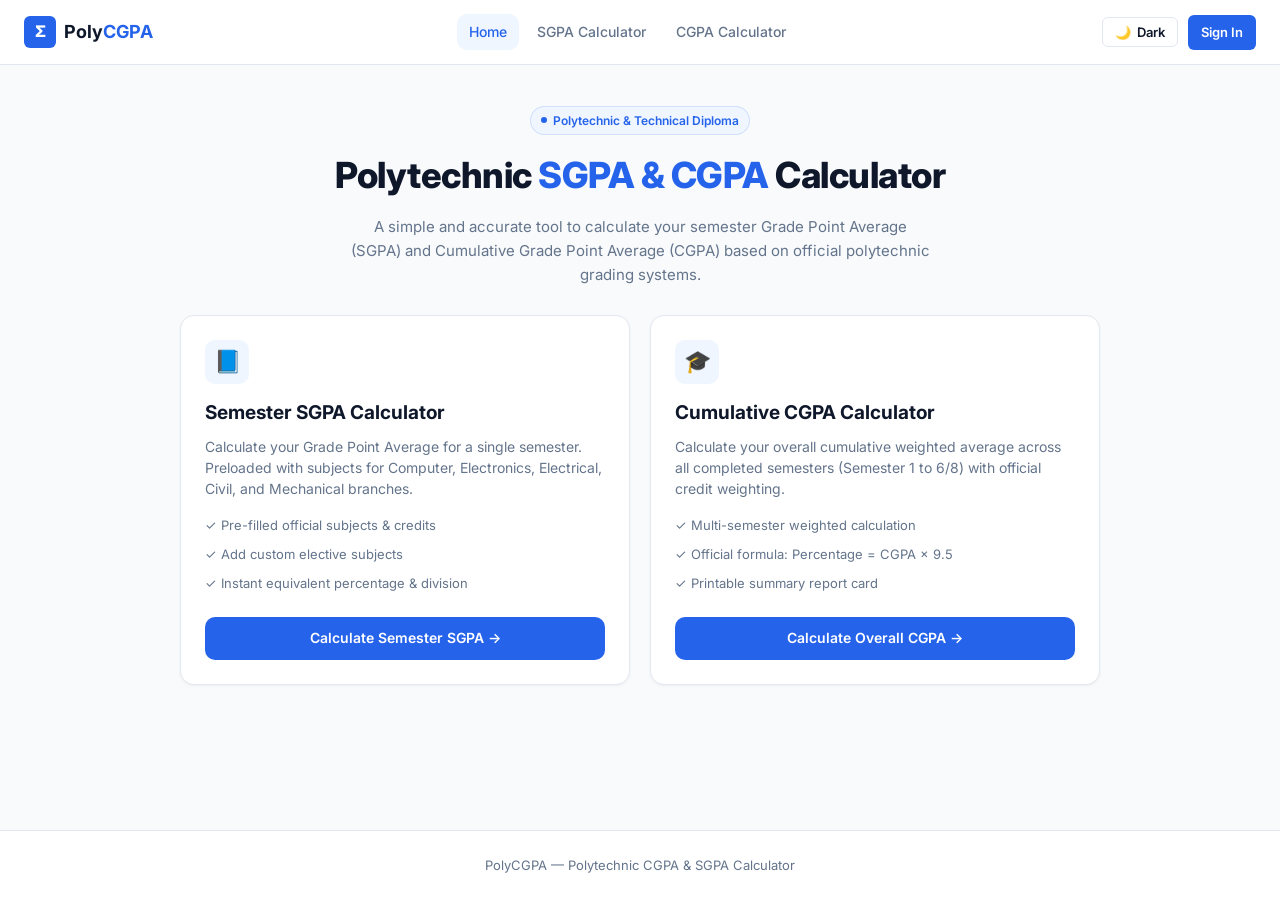
<file: index.html>
<!DOCTYPE html>
<html lang="en">
<head>
    <meta name="viewport" content="width=device-width, initial-scale=1.0">
    <title>PolyCGPA — Polytechnic SGPA & CGPA Calculator</title>
    <link rel="stylesheet" href="css/style.css">
</head>
<body>

    <!-- Navigation Header -->
    <header class="navbar">
        <a href="index.html" class="logo">
            <span class="logo-icon">Σ</span>
            <span>Poly<span>CGPA</span></span>
        </a>

        <nav class="nav-links">
            <a href="index.html" class="nav-link active">Home</a>
            <a href="sgpa.html" class="nav-link">SGPA Calculator</a>
            <a href="cgpa.html" class="nav-link">CGPA Calculator</a>
        </nav>

        <div class="nav-actions">
            <button class="btn btn-secondary btn-sm theme-toggle-btn" title="Toggle Dark/Light Mode">
                <span>🌙</span> Dark
            </button>
            <div id="navAuthContainer"></div>
        </div>
    </header>

    <!-- Main Content -->
    <main class="container">
        <!-- Hero Section -->
        <section class="hero">
            <div class="hero-badge">
                <span class="badge">
                    <span class="dot"></span> Polytechnic & Technical Diploma
                </span>
            </div>
            <h1>Polytechnic <span>SGPA & CGPA</span> Calculator</h1>
            <p>
                A simple and accurate tool to calculate your semester Grade Point Average (SGPA) 
                and Cumulative Grade Point Average (CGPA) based on official polytechnic grading systems.
            </p>
        </section>

        <!-- Two Main Calculator Option Cards -->
        <section class="grid-2">
            <!-- SGPA Card -->
            <div class="card" style="display: flex; flex-direction: column; justify-content: space-between;">
                <div>
                    <div class="card-icon">
                        📘
                    </div>
                    <h2 class="card-title" style="font-size: 19px; margin-bottom: 8px;">Semester SGPA Calculator</h2>
                    <p class="card-sub" style="font-size: 14px; line-height: 1.5; margin-bottom: 16px;">
                        Calculate your Grade Point Average for a single semester. Preloaded with subjects for Computer, Electronics, Electrical, Civil, and Mechanical branches.
                    </p>
                    <ul class="feature-list">
                        <li>✓ Pre-filled official subjects & credits</li>
                        <li>✓ Add custom elective subjects</li>
                        <li>✓ Instant equivalent percentage & division</li>
                    </ul>
                </div>
                <a href="sgpa.html" class="btn btn-primary" style="width: 100%;">
                    Calculate Semester SGPA →
                </a>
            </div>

            <!-- CGPA Card -->
            <div class="card" style="display: flex; flex-direction: column; justify-content: space-between;">
                <div>
                    <div class="card-icon">
                        🎓
                    </div>
                    <h2 class="card-title" style="font-size: 19px; margin-bottom: 8px;">Cumulative CGPA Calculator</h2>
                    <p class="card-sub" style="font-size: 14px; line-height: 1.5; margin-bottom: 16px;">
                        Calculate your overall cumulative weighted average across all completed semesters (Semester 1 to 6/8) with official credit weighting.
                    </p>
                    <ul class="feature-list">
                        <li>✓ Multi-semester weighted calculation</li>
                        <li>✓ Official formula: Percentage = CGPA × 9.5</li>
                        <li>✓ Printable summary report card</li>
                    </ul>
                </div>
                <a href="cgpa.html" class="btn btn-primary" style="width: 100%;">
                    Calculate Overall CGPA →
                </a>
            </div>
        </section>

    </main>

    <!-- Footer -->
    <footer>
        <p>PolyCGPA —  Polytechnic CGPA & SGPA Calculator</p>
    </footer>

    <!-- Scripts -->
    <script src="js/data.js"></script>
    <script src="js/calculator.js"></script>
    <script src="js/app.js"></script>
</body>
</html>
</file>
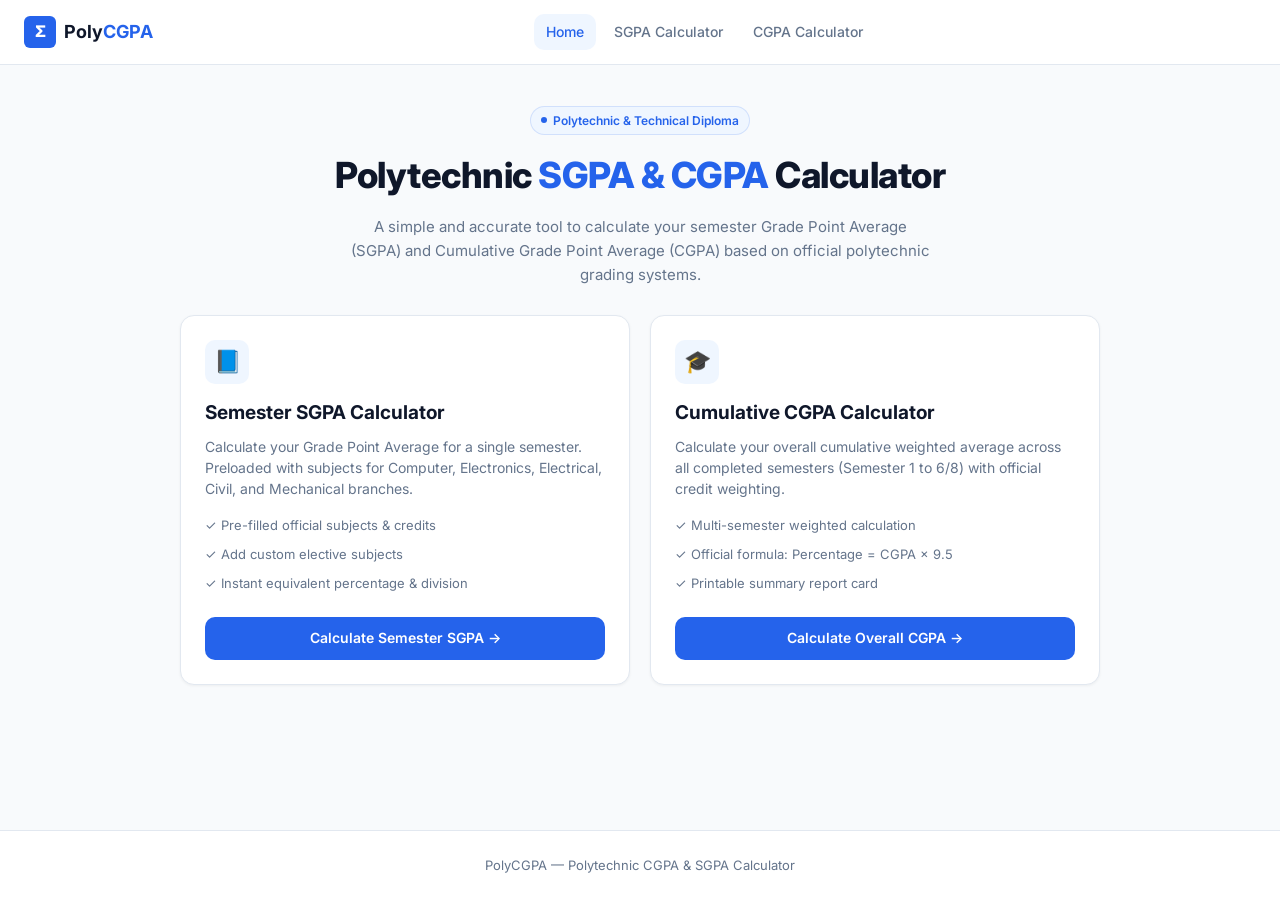
<file: backup_poly_cgpa_calculator/index.html>
<!DOCTYPE html>
<html lang="en">
<head>
    <meta name="viewport" content="width=device-width, initial-scale=1.0">
    <title>PolyCGPA — Polytechnic SGPA & CGPA Calculator</title>
    <link rel="stylesheet" href="css/style.css">
</head>
<body>

    <!-- Navigation Header -->
    <header class="navbar">
        <a href="index.html" class="logo">
            <span class="logo-icon">Σ</span>
            <span>Poly<span>CGPA</span></span>
        </a>

        <nav class="nav-links">
            <a href="index.html" class="nav-link active">Home</a>
            <a href="sgpa.html" class="nav-link">SGPA Calculator</a>
            <a href="cgpa.html" class="nav-link">CGPA Calculator</a>
        </nav>

        <div class="nav-actions">
            <div id="navAuthContainer"></div>
        </div>
    </header>

    <!-- Main Content -->
    <main class="container">
        <!-- Hero Section -->
        <section class="hero">
            <div class="hero-badge">
                <span class="badge">
                    <span class="dot"></span> Polytechnic & Technical Diploma
                </span>
            </div>
            <h1>Polytechnic <span>SGPA & CGPA</span> Calculator</h1>
            <p>
                A simple and accurate tool to calculate your semester Grade Point Average (SGPA) 
                and Cumulative Grade Point Average (CGPA) based on official polytechnic grading systems.
            </p>
        </section>

        <!-- Two Main Calculator Option Cards -->
        <section class="grid-2">
            <!-- SGPA Card -->
            <div class="card" style="display: flex; flex-direction: column; justify-content: space-between;">
                <div>
                    <div class="card-icon">
                        📘
                    </div>
                    <h2 class="card-title" style="font-size: 19px; margin-bottom: 8px;">Semester SGPA Calculator</h2>
                    <p class="card-sub" style="font-size: 14px; line-height: 1.5; margin-bottom: 16px;">
                        Calculate your Grade Point Average for a single semester. Preloaded with subjects for Computer, Electronics, Electrical, Civil, and Mechanical branches.
                    </p>
                    <ul class="feature-list">
                        <li>✓ Pre-filled official subjects & credits</li>
                        <li>✓ Add custom elective subjects</li>
                        <li>✓ Instant equivalent percentage & division</li>
                    </ul>
                </div>
                <a href="sgpa.html" class="btn btn-primary" style="width: 100%;">
                    Calculate Semester SGPA →
                </a>
            </div>

            <!-- CGPA Card -->
            <div class="card" style="display: flex; flex-direction: column; justify-content: space-between;">
                <div>
                    <div class="card-icon">
                        🎓
                    </div>
                    <h2 class="card-title" style="font-size: 19px; margin-bottom: 8px;">Cumulative CGPA Calculator</h2>
                    <p class="card-sub" style="font-size: 14px; line-height: 1.5; margin-bottom: 16px;">
                        Calculate your overall cumulative weighted average across all completed semesters (Semester 1 to 6/8) with official credit weighting.
                    </p>
                    <ul class="feature-list">
                        <li>✓ Multi-semester weighted calculation</li>
                        <li>✓ Official formula: Percentage = CGPA × 9.5</li>
                        <li>✓ Printable summary report card</li>
                    </ul>
                </div>
                <a href="cgpa.html" class="btn btn-primary" style="width: 100%;">
                    Calculate Overall CGPA →
                </a>
            </div>
        </section>

    </main>

    <!-- Footer -->
    <footer>
        <p>PolyCGPA —  Polytechnic CGPA & SGPA Calculator</p>
    </footer>

    <!-- Scripts -->
    <script src="js/data.js"></script>
    <script src="js/calculator.js"></script>
    <script src="js/app.js"></script>
</body>
</html>
</file>
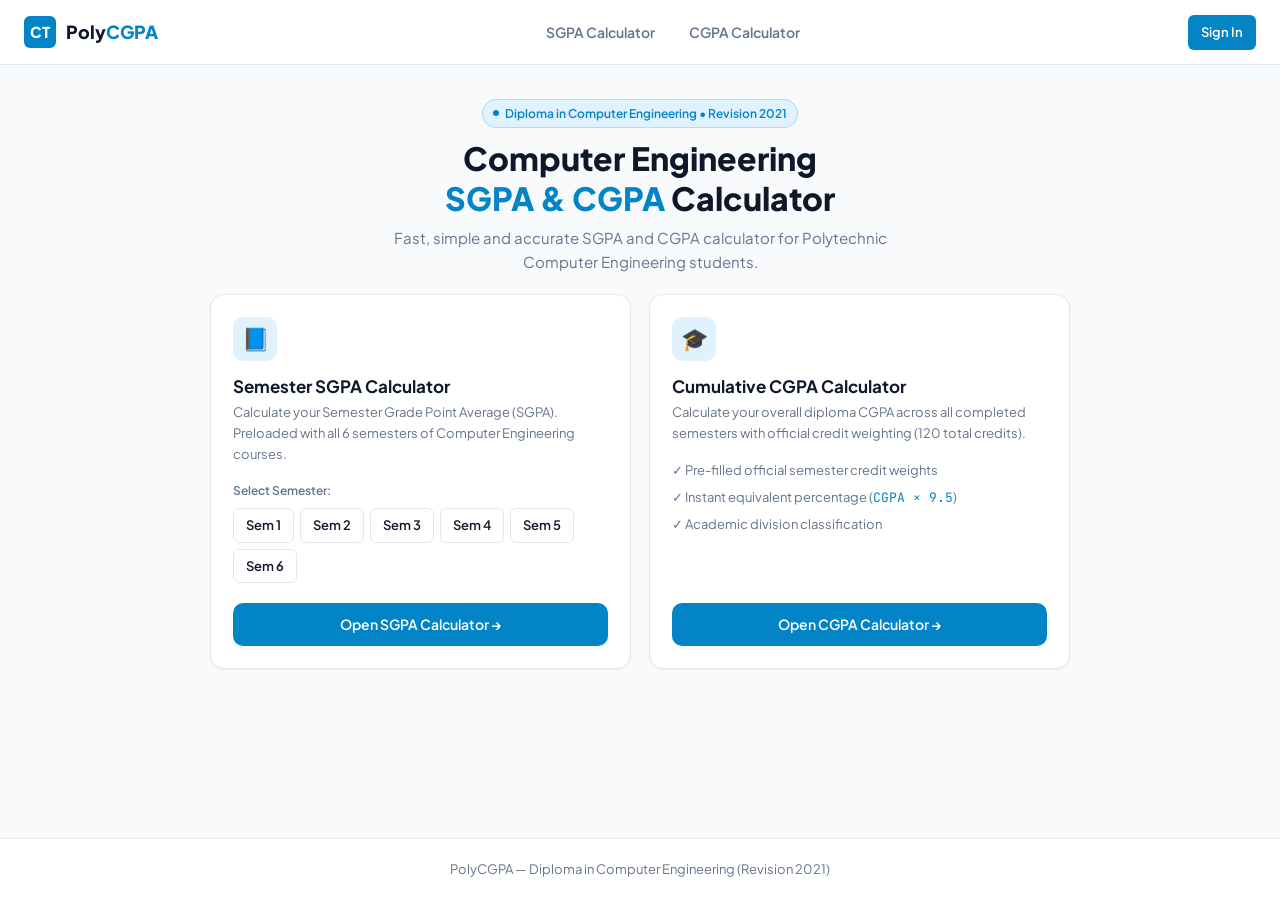
<file: web/index.html>
<!DOCTYPE html>
<html lang="en">
<head>
    <meta charset="UTF-8">
    <meta name="viewport" content="width=device-width, initial-scale=1.0">
    <title>PolyCGPA — Computer Engineering SGPA & CGPA Calculator</title>
    <link rel="stylesheet" href="css/style.css">
</head>
<body>

    <!-- Simple Navbar -->
    <header class="navbar">
        <a href="index.html" class="logo">
            <span class="logo-icon">CT</span>
            <span>Poly<span>CGPA</span></span>
        </a>

        <nav class="nav-links">
            <a href="sgpa.html" class="nav-link">SGPA Calculator</a>
            <a href="cgpa.html" class="nav-link">CGPA Calculator</a>
        </nav>

        <div class="nav-actions">
            <div id="navAuth"></div>
        </div>
    </header>

    <!-- Main Content -->
    <main class="container">
        <!-- Hero Section -->
        <section class="hero">
            <div class="hero-badge">
                <span class="badge">
                    <span class="dot"></span> Diploma in Computer Engineering • Revision 2021
                </span>
            </div>
            <h1>Computer Engineering<br><span>SGPA & CGPA</span> Calculator</h1>
            <p>
                Fast, simple and accurate SGPA and CGPA calculator for Polytechnic Computer Engineering students.
            </p>
        </section>

        <!-- Two Main Calculator Cards -->
        <section class="grid-2">
            <!-- SGPA Card -->
            <div class="card" style="display: flex; flex-direction: column; justify-content: space-between;">
                <div>
                    <div class="card-icon">📘</div>
                    <h2 class="card-title">Semester SGPA Calculator</h2>
                    <p class="card-sub">
                        Calculate your Semester Grade Point Average (SGPA). Preloaded with all 6 semesters of Computer Engineering courses.
                    </p>
                    <div class="sem-quick-links" style="margin-top: 16px; margin-bottom: 20px;">
                        <span style="font-size: 12px; font-weight: 600; color: var(--text-muted); display: block; margin-bottom: 8px;">Select Semester:</span>
                        <div style="display: flex; gap: 6px; flex-wrap: wrap;">
                            <a href="sgpa.html?sem=1" class="btn btn-secondary btn-sm">Sem 1</a>
                            <a href="sgpa.html?sem=2" class="btn btn-secondary btn-sm">Sem 2</a>
                            <a href="sgpa.html?sem=3" class="btn btn-secondary btn-sm">Sem 3</a>
                            <a href="sgpa.html?sem=4" class="btn btn-secondary btn-sm">Sem 4</a>
                            <a href="sgpa.html?sem=5" class="btn btn-secondary btn-sm">Sem 5</a>
                            <a href="sgpa.html?sem=6" class="btn btn-secondary btn-sm">Sem 6</a>
                        </div>
                    </div>
                </div>
                <a href="sgpa.html" class="btn btn-primary" style="width: 100%;">
                    Open SGPA Calculator →
                </a>
            </div>

            <!-- CGPA Card -->
            <div class="card" style="display: flex; flex-direction: column; justify-content: space-between;">
                <div>
                    <div class="card-icon">🎓</div>
                    <h2 class="card-title">Cumulative CGPA Calculator</h2>
                    <p class="card-sub">
                        Calculate your overall diploma CGPA across all completed semesters with official credit weighting (120 total credits).
                    </p>
                    <ul class="feature-list" style="margin-top: 16px;">
                        <li>✓ Pre-filled official semester credit weights</li>
                        <li>✓ Instant equivalent percentage (<code style="font-family: var(--font-mono); color: var(--primary);">CGPA × 9.5</code>)</li>
                        <li>✓ Academic division classification</li>
                    </ul>
                </div>
                <a href="cgpa.html" class="btn btn-primary" style="width: 100%;">
                    Open CGPA Calculator →
                </a>
            </div>
        </section>
    </main>

    <!-- Footer -->
    <footer>
        <p>PolyCGPA — Diploma in Computer Engineering (Revision 2021)</p>
    </footer>

    <!-- Scripts -->
    <script src="js/data.js"></script>
    <script src="js/calculator.js"></script>
    <script src="js/app.js"></script>
</body>
</html>
</file>
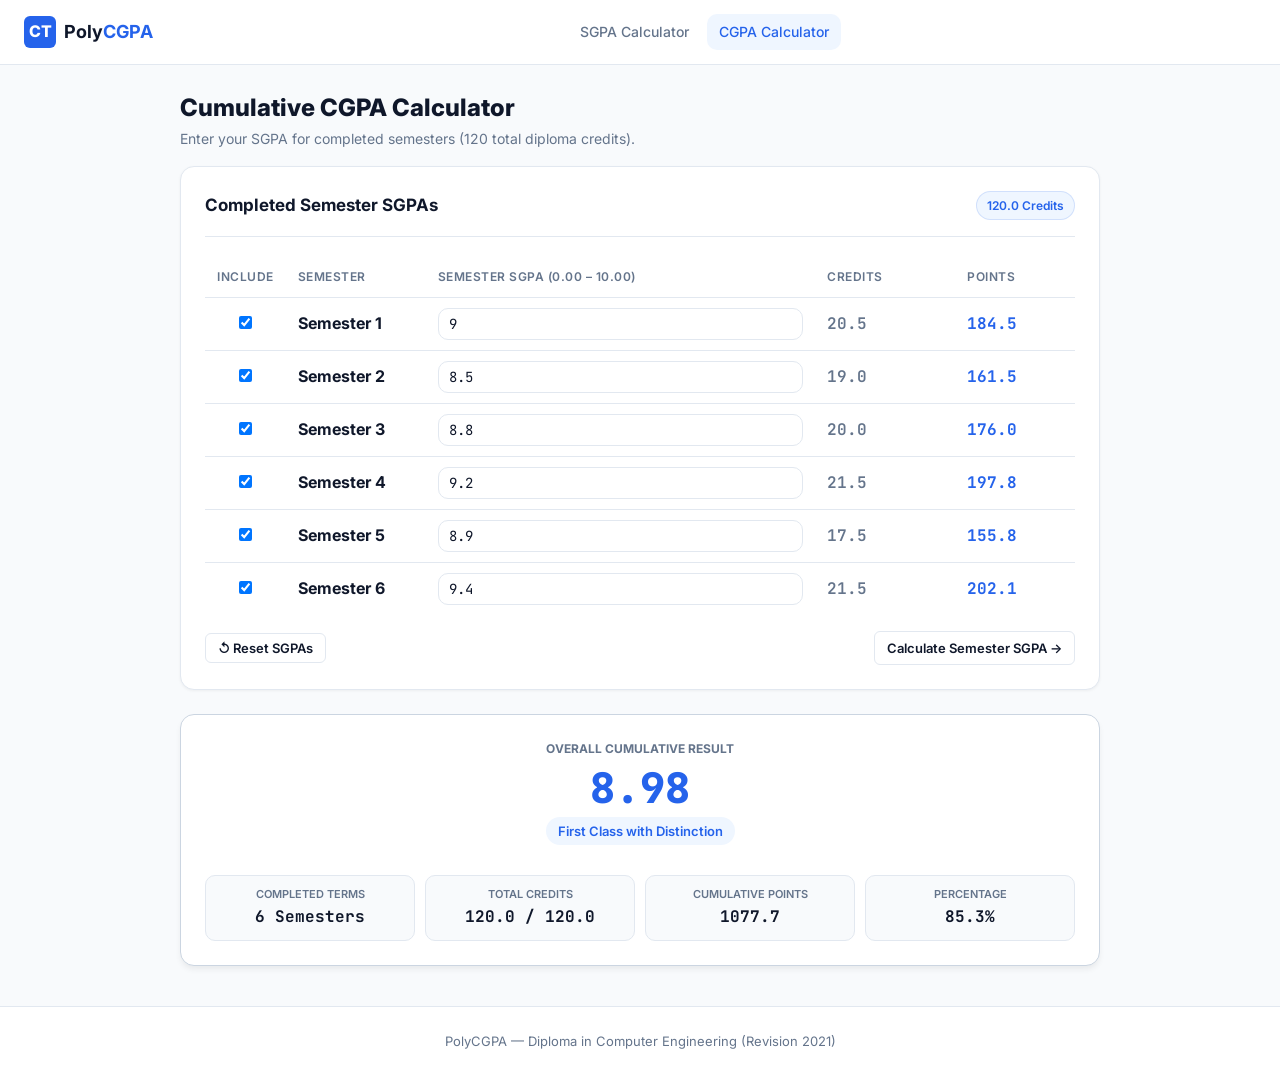
<file: cgpa.html>
<!DOCTYPE html>
<html lang="en">
<head>
    <meta charset="UTF-8">
    <meta name="viewport" content="width=device-width, initial-scale=1.0">
    <title>Cumulative CGPA Calculator — Computer Engineering</title>
    <link rel="stylesheet" href="css/style.css">
</head>
<body>

    <!-- Navbar -->
    <header class="navbar">
        <a href="index.html" class="logo">
            <span class="logo-icon">CT</span>
            <span>Poly<span>CGPA</span></span>
        </a>

        <nav class="nav-links">
            <a href="sgpa.html" class="nav-link">SGPA Calculator</a>
            <a href="cgpa.html" class="nav-link active">CGPA Calculator</a>
        </nav>

        <div class="nav-actions">
            <div id="navAuth"></div>
        </div>
    </header>

    <!-- Main Content -->
    <main class="container" style="padding-top: 24px; padding-bottom: 40px;">
        <div style="margin-bottom: 16px;">
            <h1 style="font-size: 24px; font-weight: 800;">Cumulative CGPA Calculator</h1>
            <p style="color: var(--text-muted); font-size: 14px;">
                Enter your SGPA for completed semesters (120 total diploma credits).
            </p>
        </div>

        <!-- Semesters Table Card -->
        <div class="card">
            <div class="card-header">
                <h3 class="card-title">Completed Semester SGPAs</h3>
                <span class="badge" id="totalCreditsBadge">120.0 Credits</span>
            </div>

            <div class="table-wrap">
                <table class="table">
                    <thead>
                        <tr>
                            <th style="width: 50px; text-align: center;">Include</th>
                            <th style="width: 140px;">Semester</th>
                            <th>Semester SGPA (0.00 – 10.00)</th>
                            <th style="width: 140px;">Credits</th>
                            <th style="width: 120px;">Points</th>
                        </tr>
                    </thead>
                    <tbody id="cgpaTbody"></tbody>
                </table>
            </div>

            <div class="action-bar no-print" style="margin-top: 14px;">
                <button type="button" class="btn btn-secondary btn-sm" id="resetBtn">↺ Reset SGPAs</button>
                <a href="sgpa.html" class="btn btn-secondary btn-sm">Calculate Semester SGPA →</a>
            </div>
        </div>

        <!-- CGPA Result Card -->
        <div class="result-card" id="cgpaResultCard">
            <div style="font-size: 12px; font-weight: 700; color: var(--text-muted); text-transform: uppercase;">
                OVERALL CUMULATIVE RESULT
            </div>
            <div class="result-score" id="resultScore">8.98</div>
            <div class="result-badge" id="resultClass">First Class with Distinction</div>

            <div class="result-grid">
                <div class="stat-box">
                    <span>Completed Terms</span>
                    <strong id="resultTerms">6 Semesters</strong>
                </div>
                <div class="stat-box">
                    <span>Total Credits</span>
                    <strong id="resultCredits">120.0</strong>
                </div>
                <div class="stat-box">
                    <span>Cumulative Points</span>
                    <strong id="resultPoints">1077.5</strong>
                </div>
                <div class="stat-box">
                    <span>Percentage</span>
                    <strong id="resultPercent">85.3%</strong>
                </div>
            </div>
        </div>
    </main>

    <!-- Footer -->
    <footer>
        <p>PolyCGPA — Diploma in Computer Engineering (Revision 2021)</p>
    </footer>

    <!-- Scripts -->
    <script src="js/data.js"></script>
    <script src="js/calculator.js"></script>
    <script src="js/app.js"></script>
    <script>
        const DEFAULT_SEMS = [
            { semester: 1, sgpa: 9.00, credits: 20.5, included: true },
            { semester: 2, sgpa: 8.50, credits: 19.0, included: true },
            { semester: 3, sgpa: 8.80, credits: 20.0, included: true },
            { semester: 4, sgpa: 9.20, credits: 21.5, included: true },
            { semester: 5, sgpa: 8.90, credits: 17.5, included: true },
            { semester: 6, sgpa: 9.40, credits: 21.5, included: true }
        ];

        let semesters = JSON.parse(JSON.stringify(DEFAULT_SEMS));

        function render() {
            const tbody = document.getElementById("cgpaTbody");
            tbody.innerHTML = semesters.map((sem, idx) => `
                <tr style="${!sem.included ? 'opacity: 0.45; background: rgba(148,163,184,0.05);' : ''}">
                    <td style="text-align: center;">
                        <input type="checkbox" class="sem-inc" data-idx="${idx}" ${sem.included ? 'checked' : ''} style="cursor: pointer;">
                    </td>
                    <td style="font-weight: 700;">Semester ${sem.semester}</td>
                    <td>
                        <input type="number" step="0.01" min="0" max="10" class="form-control sem-sgpa" data-idx="${idx}" value="${sem.sgpa}" placeholder="e.g. 8.50" ${!sem.included ? 'disabled' : ''} style="padding: 6px 10px; font-family: var(--font-mono);">
                    </td>
                    <td style="font-family: var(--font-mono); font-weight: 600; color: var(--text-muted);">${sem.credits.toFixed(1)}</td>
                    <td style="font-family: var(--font-mono); font-weight: 700; color: var(--primary);">${sem.included ? (sem.sgpa * sem.credits).toFixed(1) : '—'}</td>
                </tr>
            `).join('');

            tbody.querySelectorAll(".sem-inc").forEach(cb => {
                cb.addEventListener("change", (e) => {
                    const idx = parseInt(e.target.dataset.idx, 10);
                    semesters[idx].included = e.target.checked;
                    render();
                });
            });

            tbody.querySelectorAll(".sem-sgpa").forEach(inp => {
                inp.addEventListener("input", (e) => {
                    const idx = parseInt(e.target.dataset.idx, 10);
                    semesters[idx].sgpa = parseFloat(e.target.value) || 0;
                    updateTotals();
                });
            });

            updateTotals();
        }

        function updateTotals() {
            const active = semesters.filter(s => s.included);
            const res = Calculator.calculateCGPA(active);

            document.getElementById("totalCreditsBadge").textContent = `${res.totalCredits.toFixed(1)} Credits`;
            document.getElementById("resultScore").textContent = res.isValid ? res.cgpa.toFixed(2) : "0.00";
            document.getElementById("resultClass").textContent = res.academicClass;
            document.getElementById("resultTerms").textContent = `${res.completedSemesters} Semesters`;
            document.getElementById("resultCredits").textContent = `${res.totalCredits.toFixed(1)} / 120.0`;
            document.getElementById("resultPoints").textContent = res.totalPoints.toFixed(1);
            document.getElementById("resultPercent").textContent = `${res.percentage}%`;
        }

        document.getElementById("resetBtn").addEventListener("click", () => {
            semesters = JSON.parse(JSON.stringify(DEFAULT_SEMS));
            render();
        });

        document.addEventListener("DOMContentLoaded", render);
    </script>
</body>
</html>
</file>
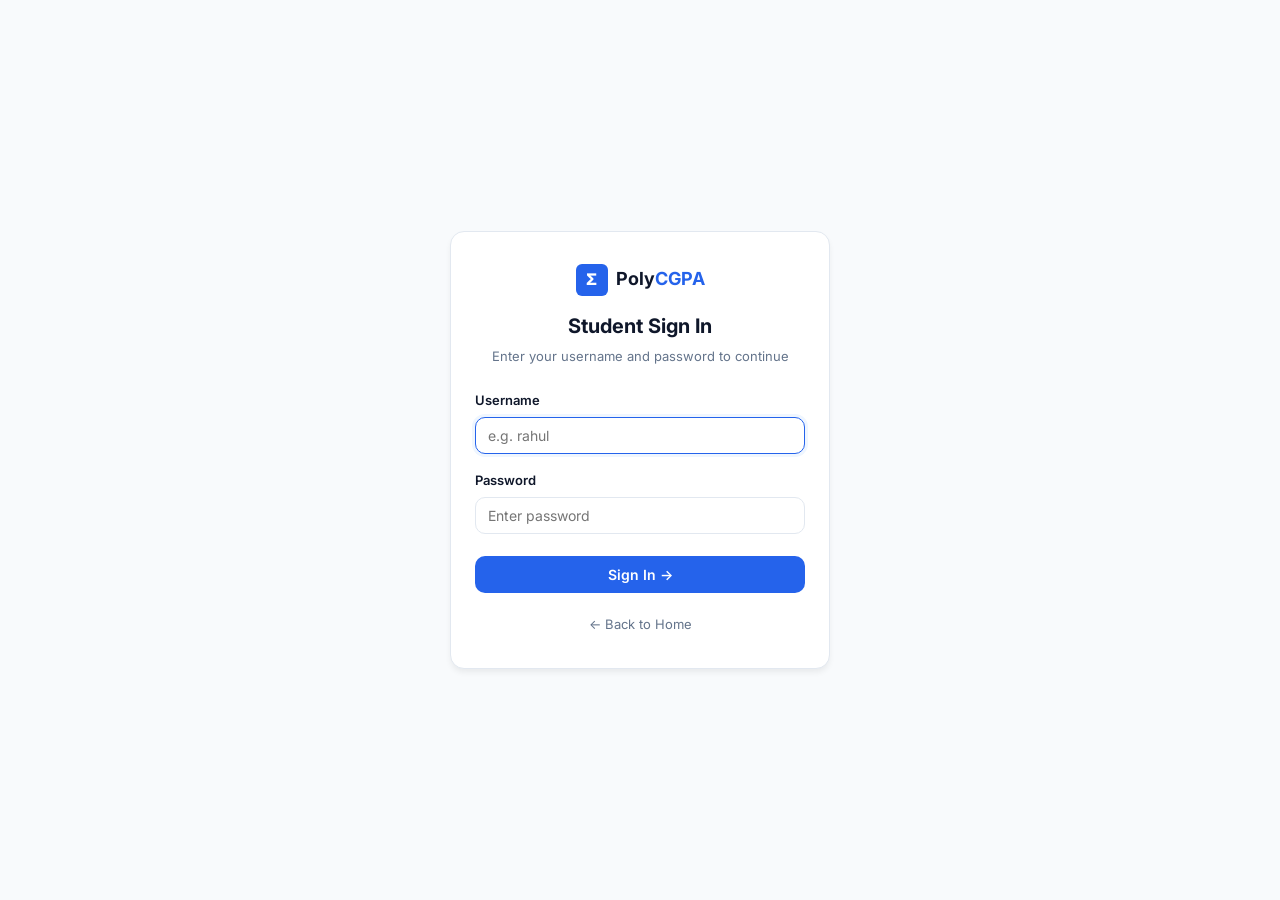
<file: login.html>
<!DOCTYPE html>
<html lang="en">
<head>
    <meta name="viewport" content="width=device-width, initial-scale=1.0">
    <title>Sign In — PolyCGPA</title>
    <link rel="stylesheet" href="css/style.css">
</head>
<body>

    <div class="login-wrap">
        <div class="login-card">
            <div style="text-align: center; margin-bottom: 24px;">
                <a href="index.html" class="logo" style="justify-content: center; margin-bottom: 14px;">
                    <span class="logo-icon">Σ</span>
                    <span>Poly<span>CGPA</span></span>
                </a>
                <h1 style="font-size: 20px; font-weight: 700; margin-bottom: 4px;">Student Sign In</h1>
                <p style="font-size: 13px; color: var(--text-muted);">Enter your username and password to continue</p>
            </div>

            <form id="loginForm">
                <div class="form-group">
                    <label for="username">Username</label>
                    <input type="text" id="username" class="form-control" placeholder="e.g. rahul" required autofocus>
                </div>

                <div class="form-group" style="margin-bottom: 22px;">
                    <label for="password">Password</label>
                    <input type="password" id="password" class="form-control" placeholder="Enter password" required>
                </div>

                <button type="submit" class="btn btn-primary" style="width: 100%;">
                    Sign In →
                </button>
            </form>

            <div style="text-align: center; margin-top: 18px;">
                <a href="index.html" style="font-size: 13px; color: var(--text-muted);">
                    ← Back to Home
                </a>
            </div>
        </div>
    </div>

    <!-- Scripts -->
    <script src="js/app.js"></script>
    <script>
        document.getElementById("loginForm").addEventListener("submit", function(e) {
            e.preventDefault();
            const username = document.getElementById("username").value.trim();
            if (username) {
                localStorage.setItem("polycgpa_user", username);
                window.location.href = "index.html";
            }
        });
    </script>
</body>
</html>
</file>
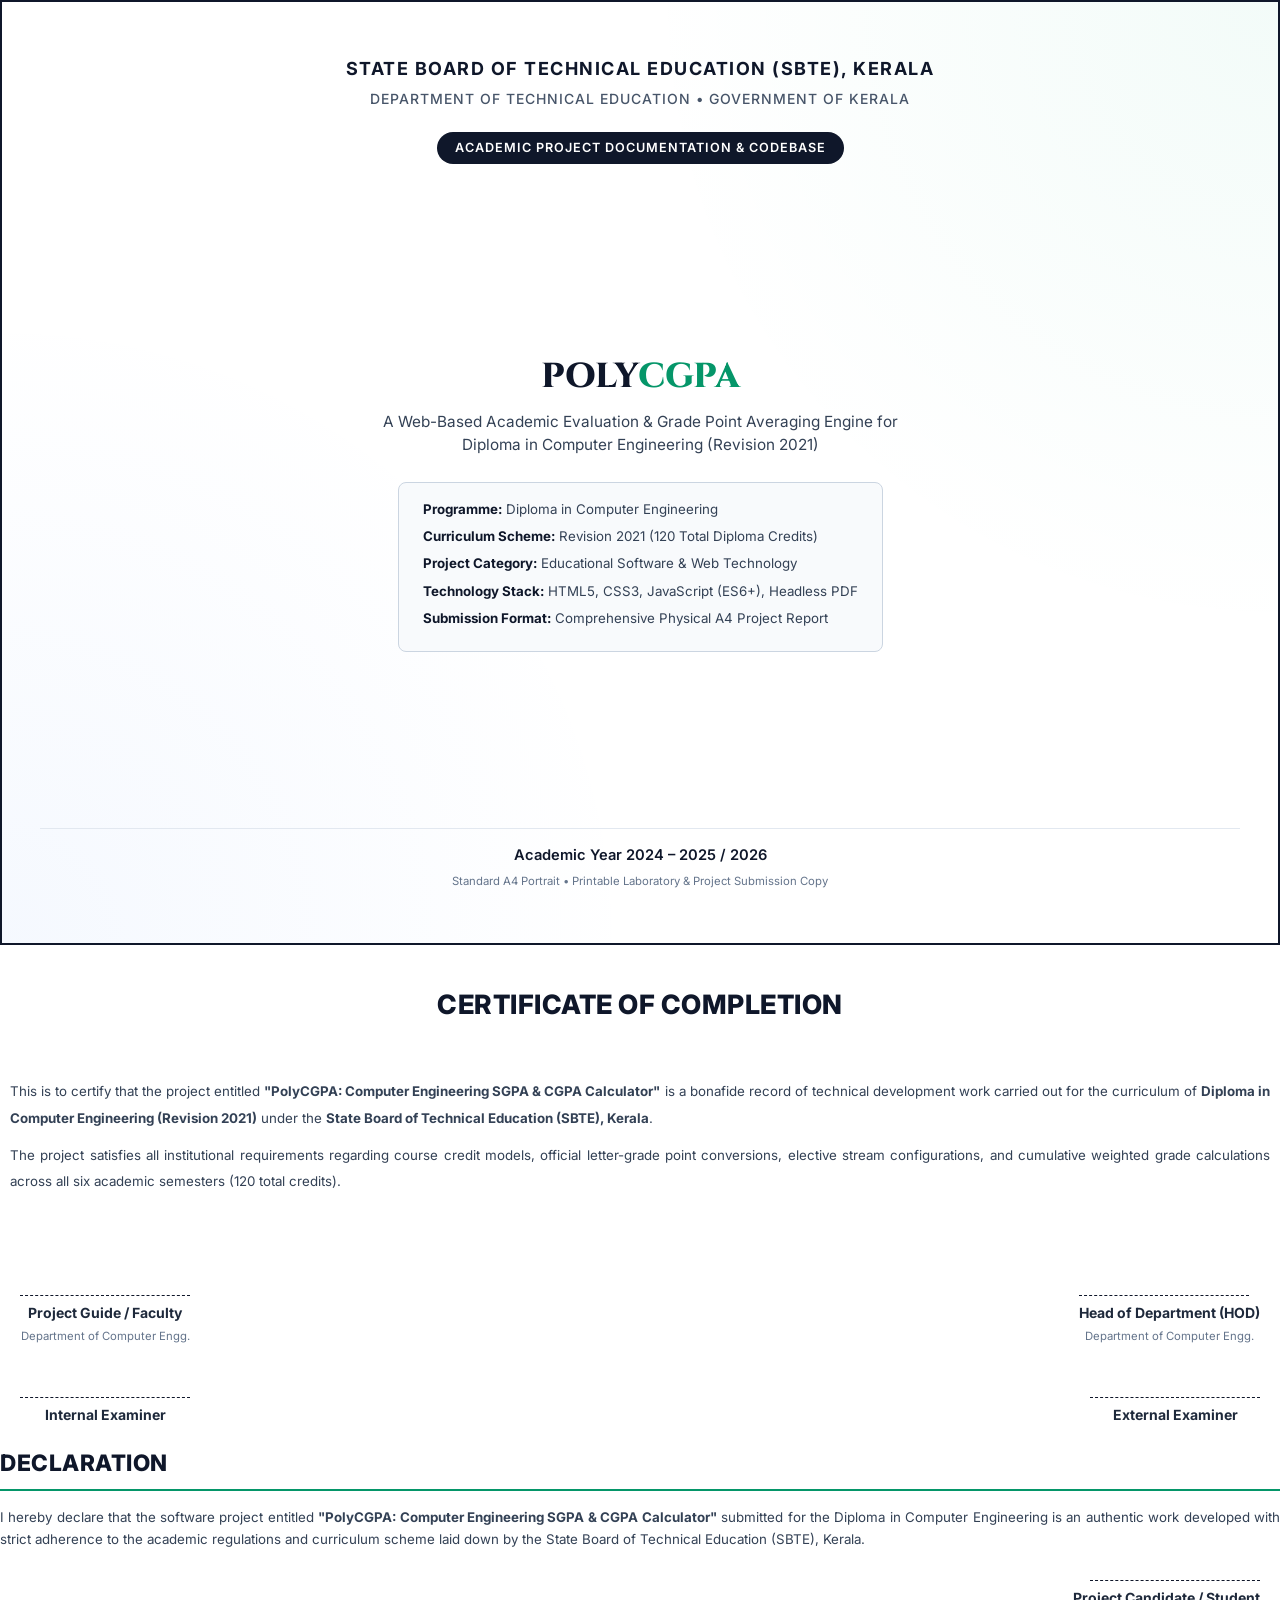
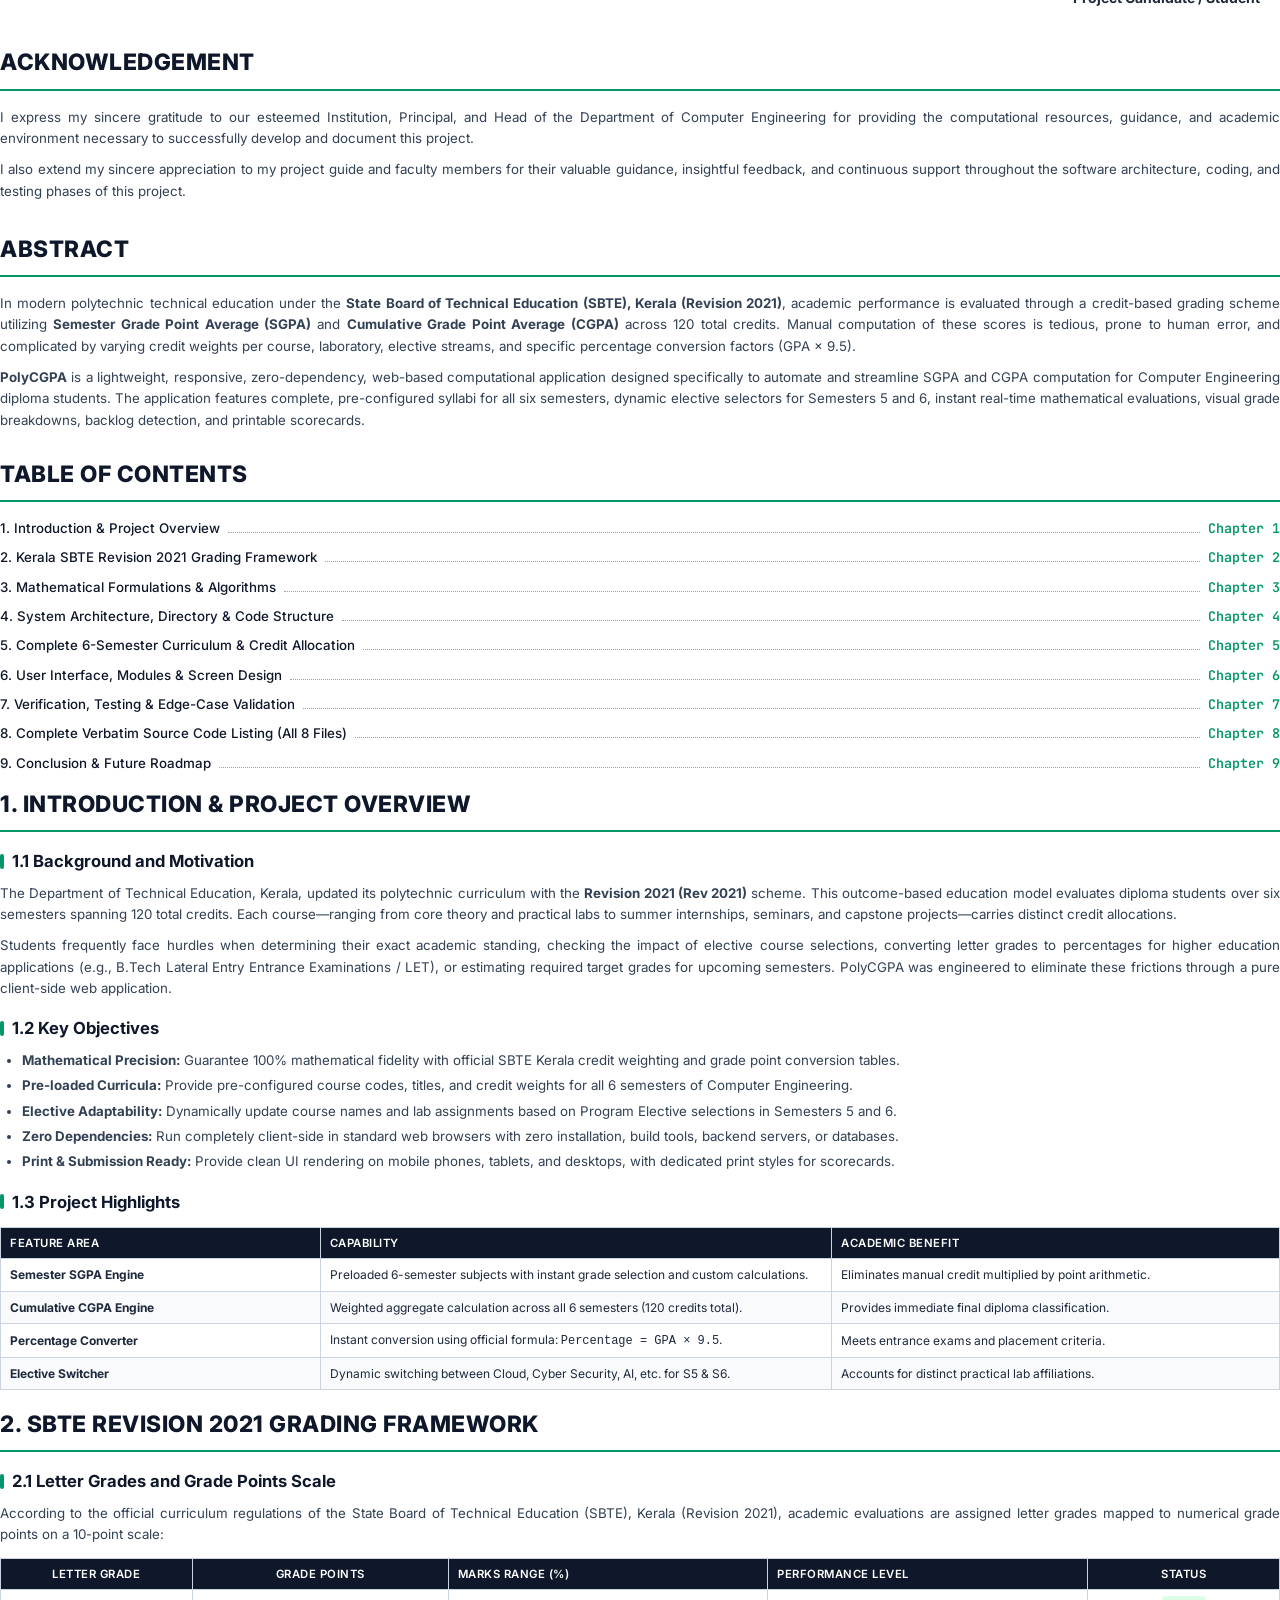
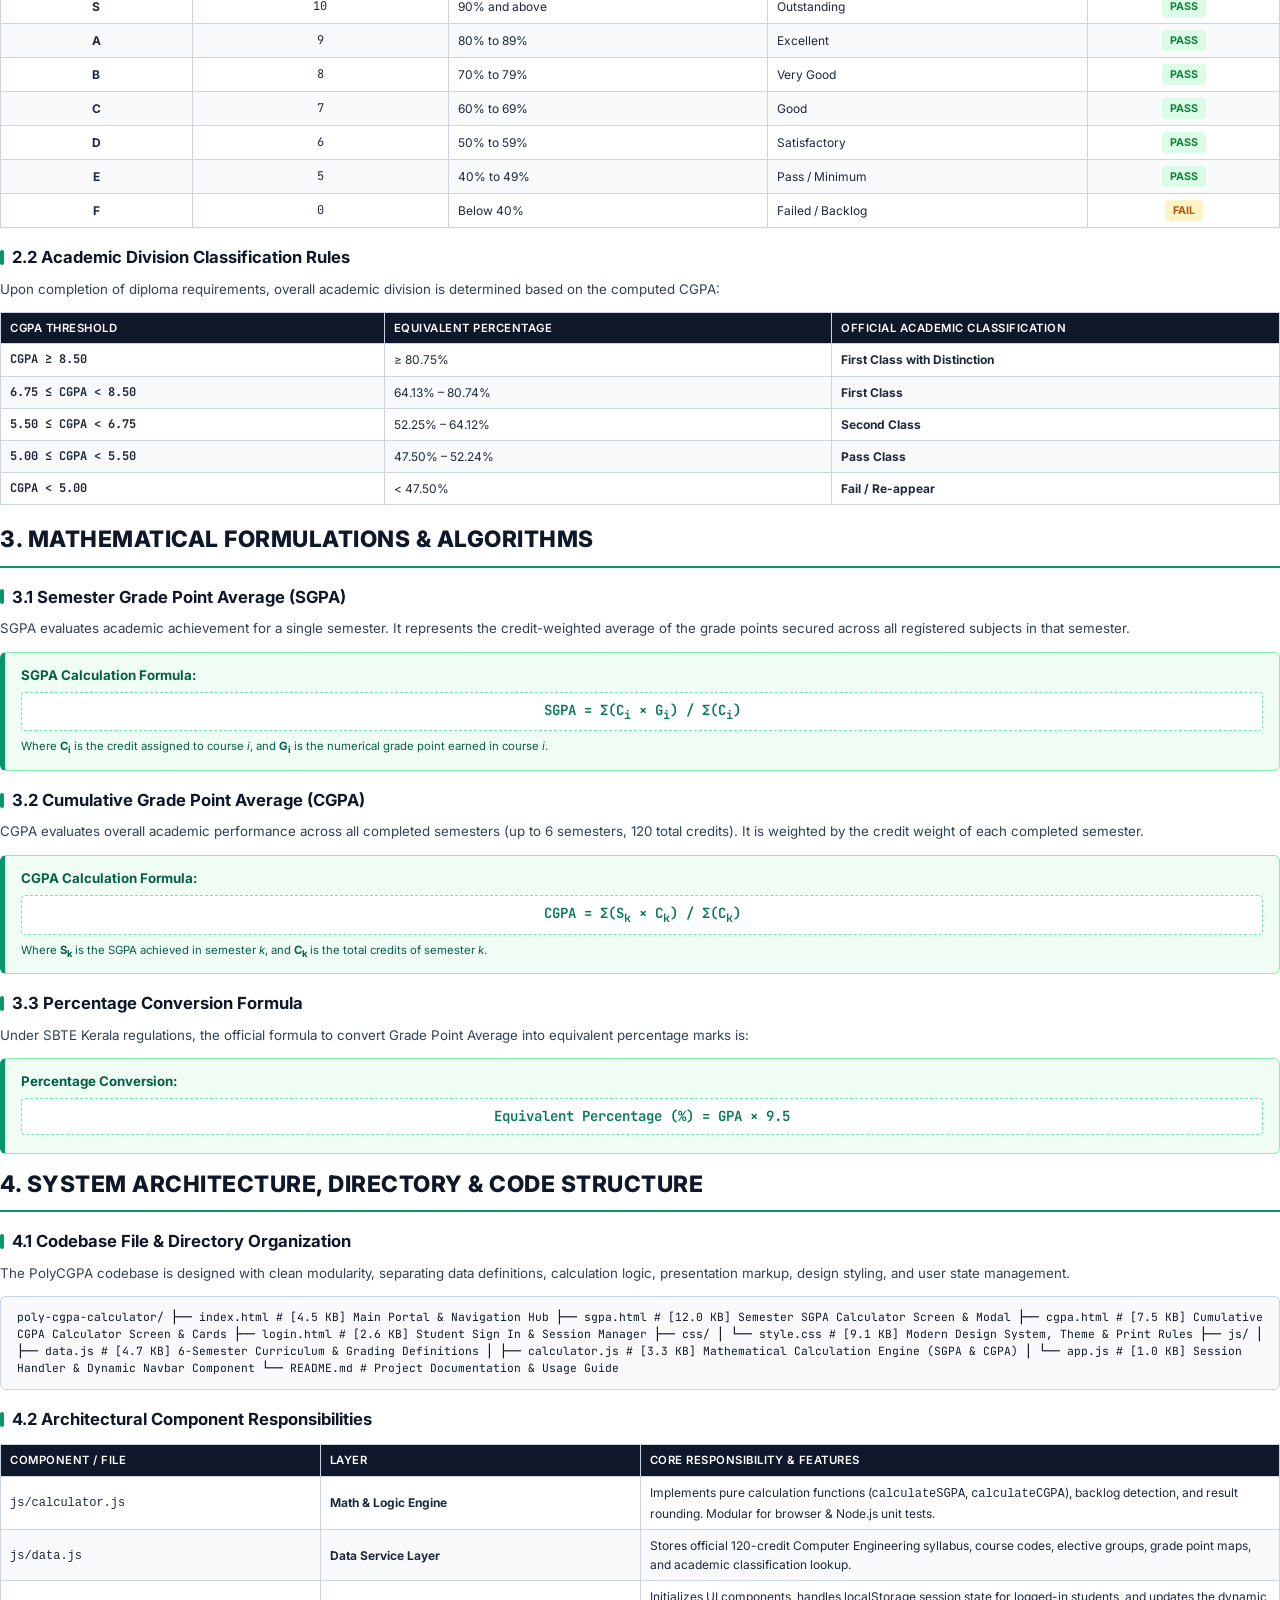
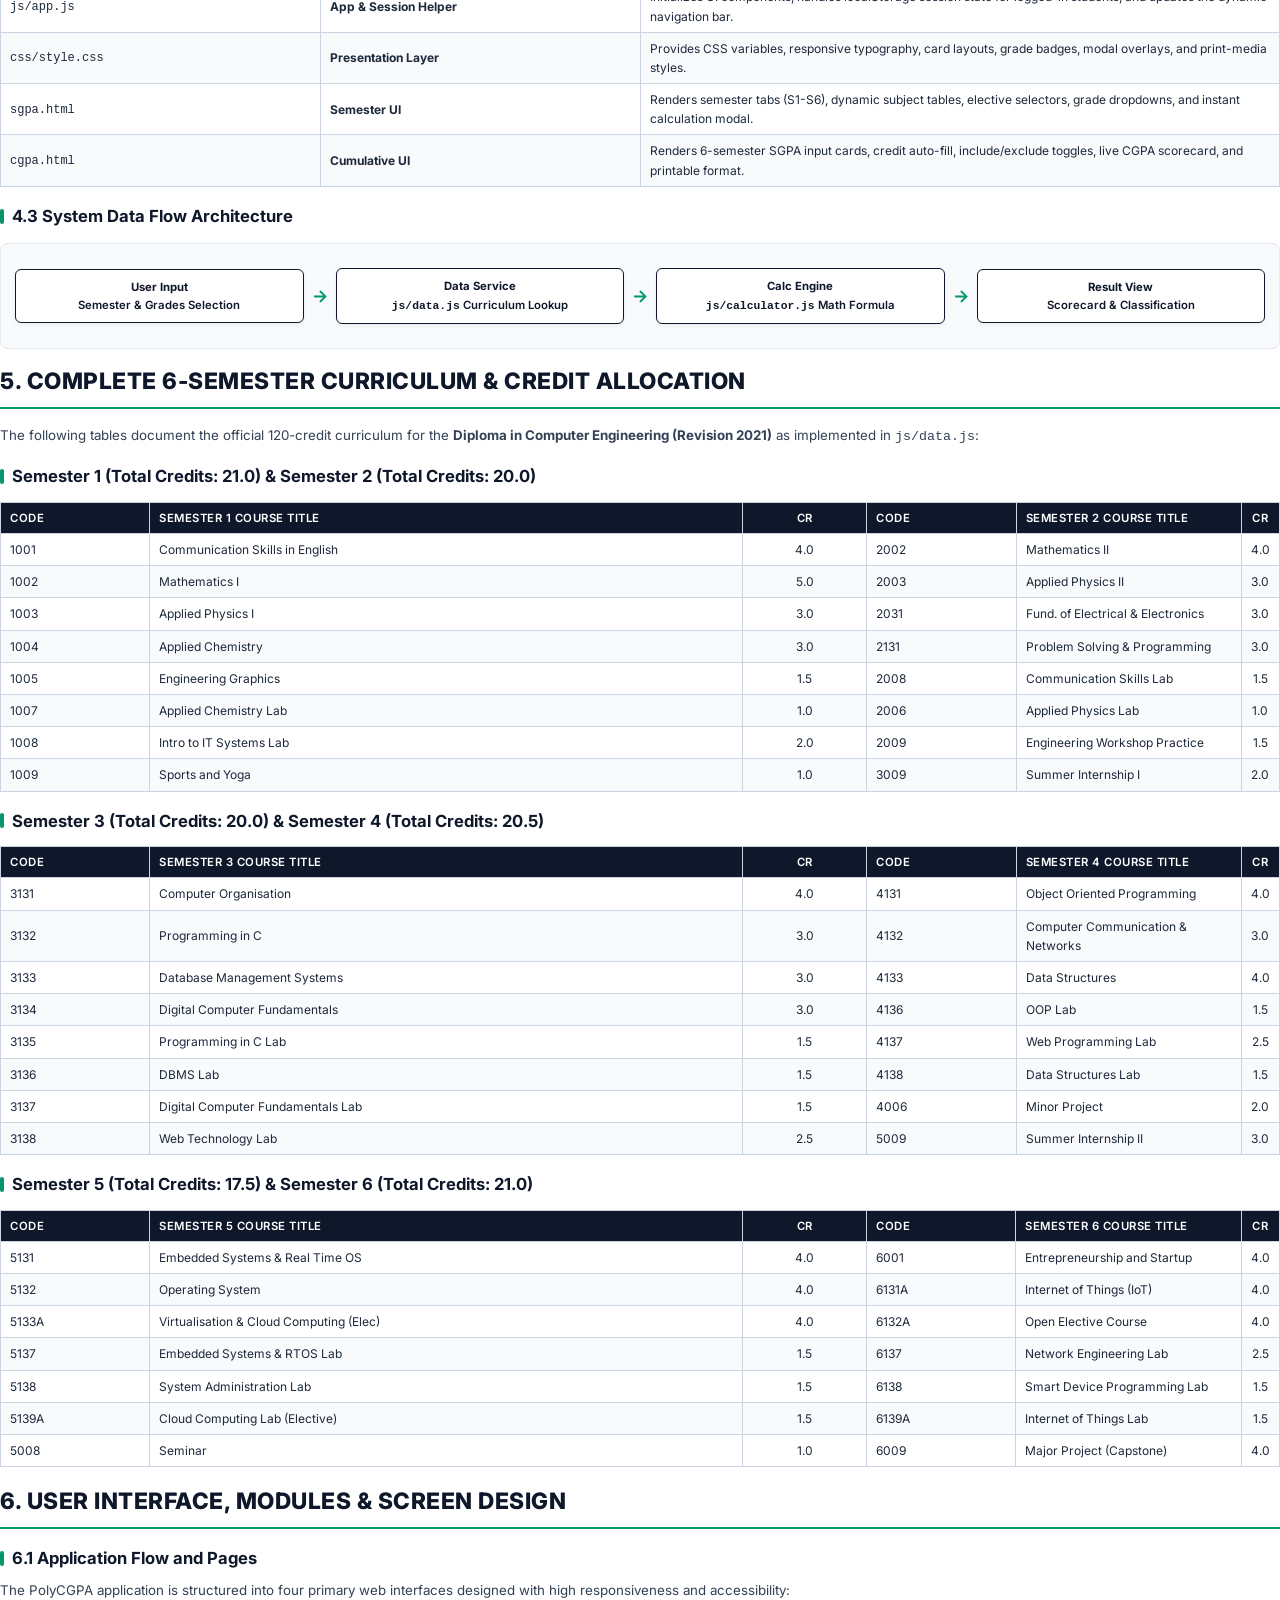
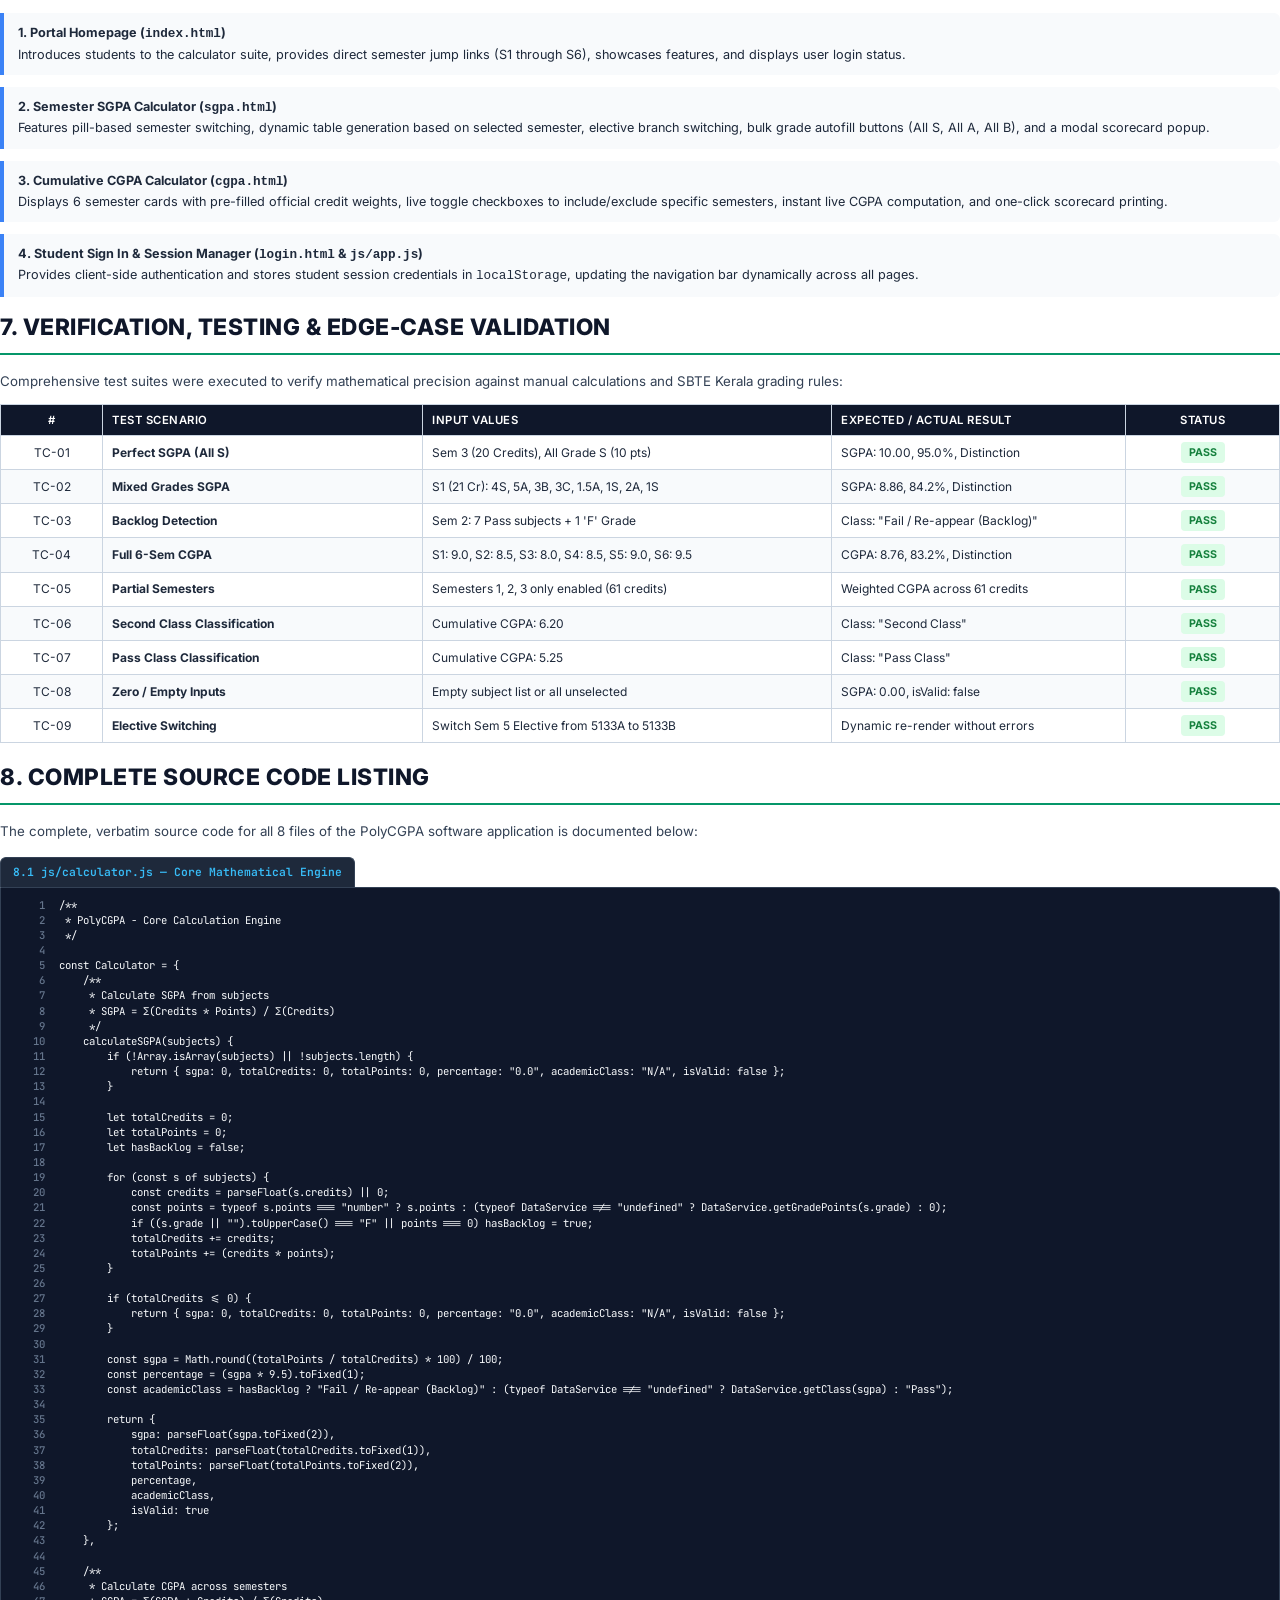
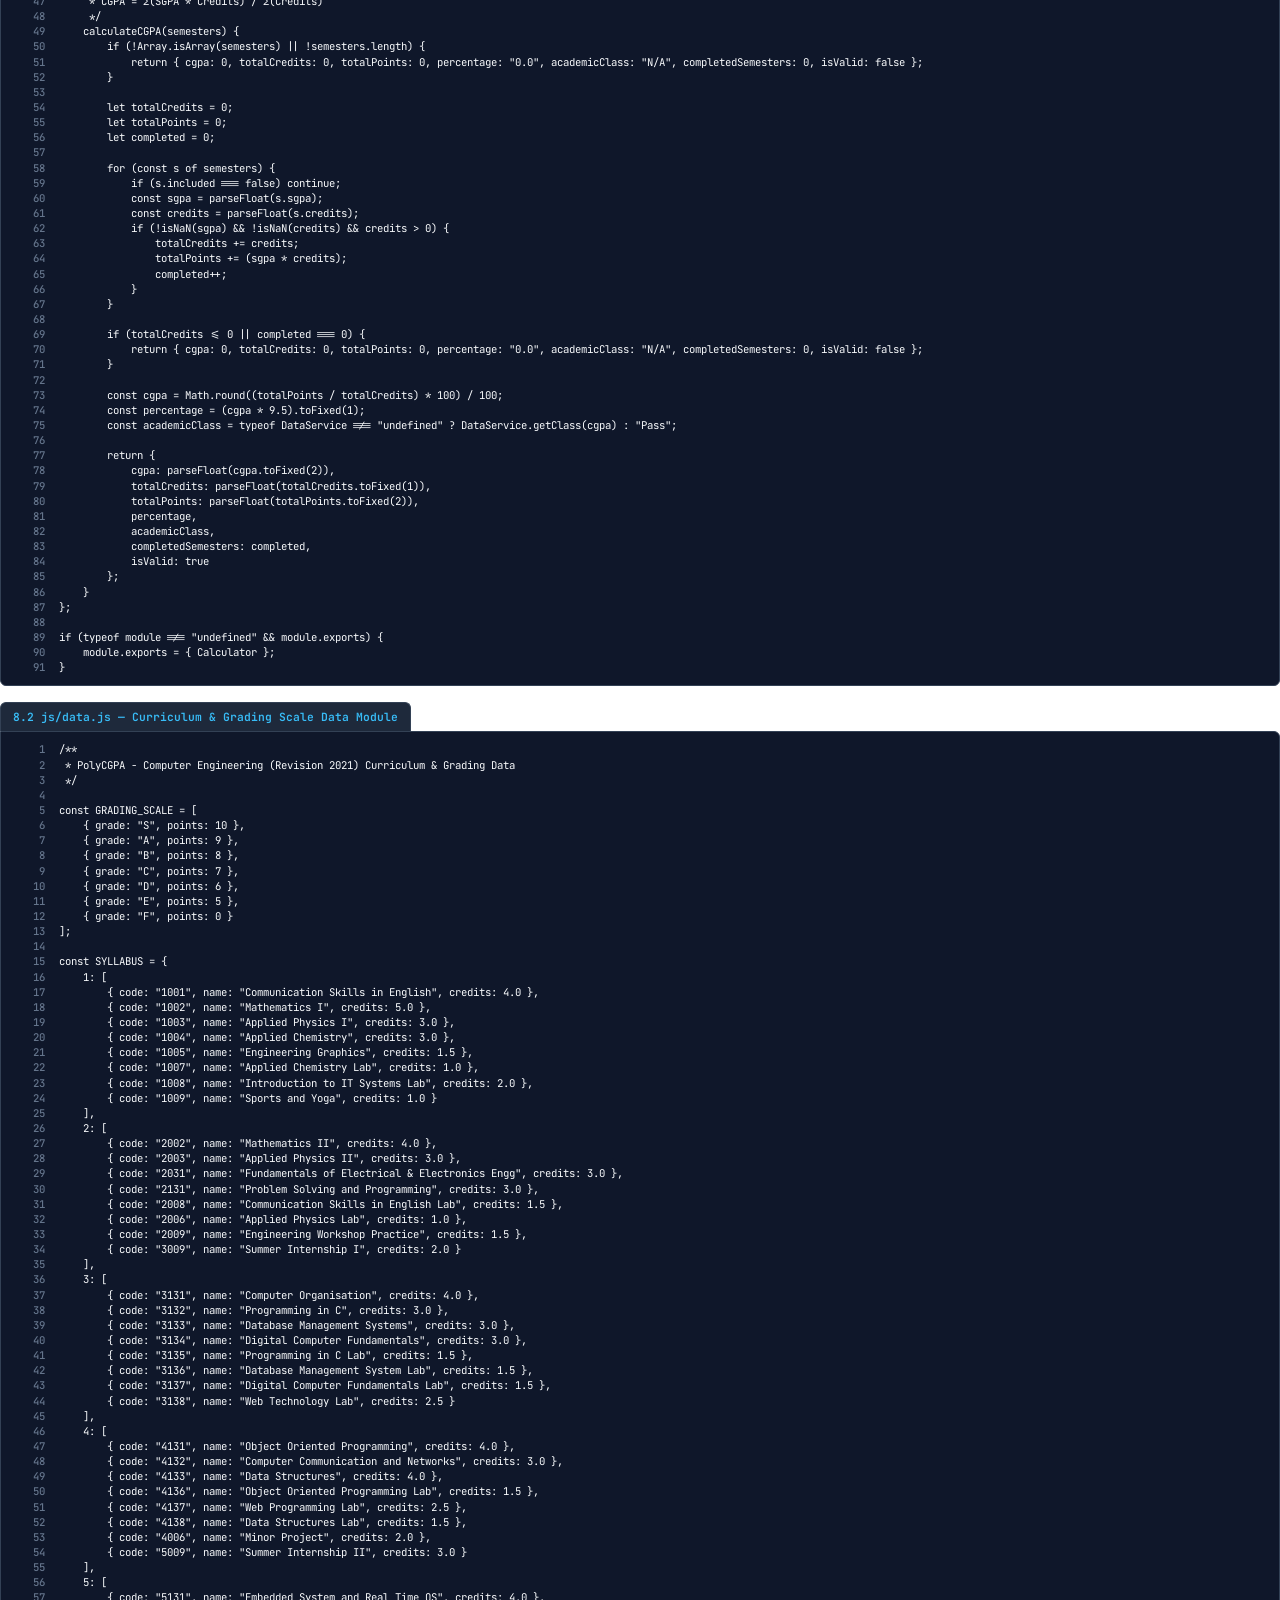
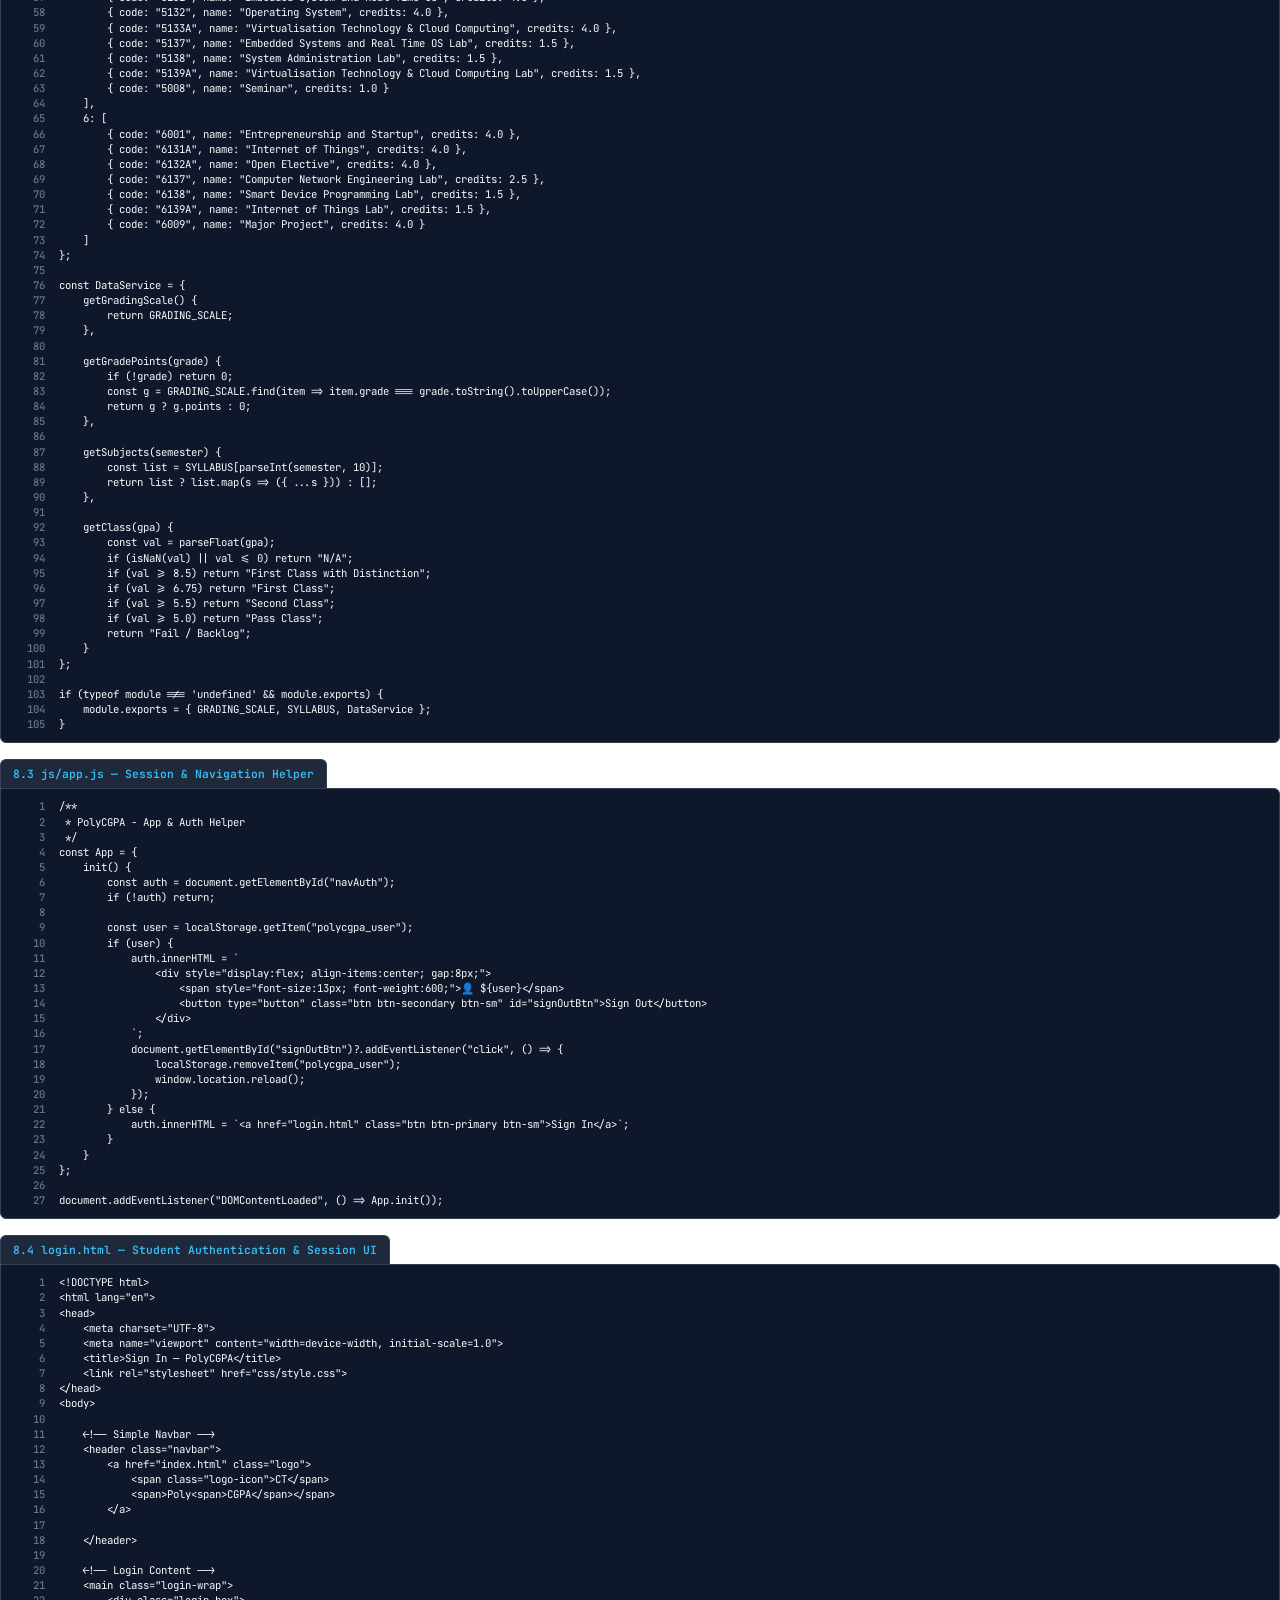
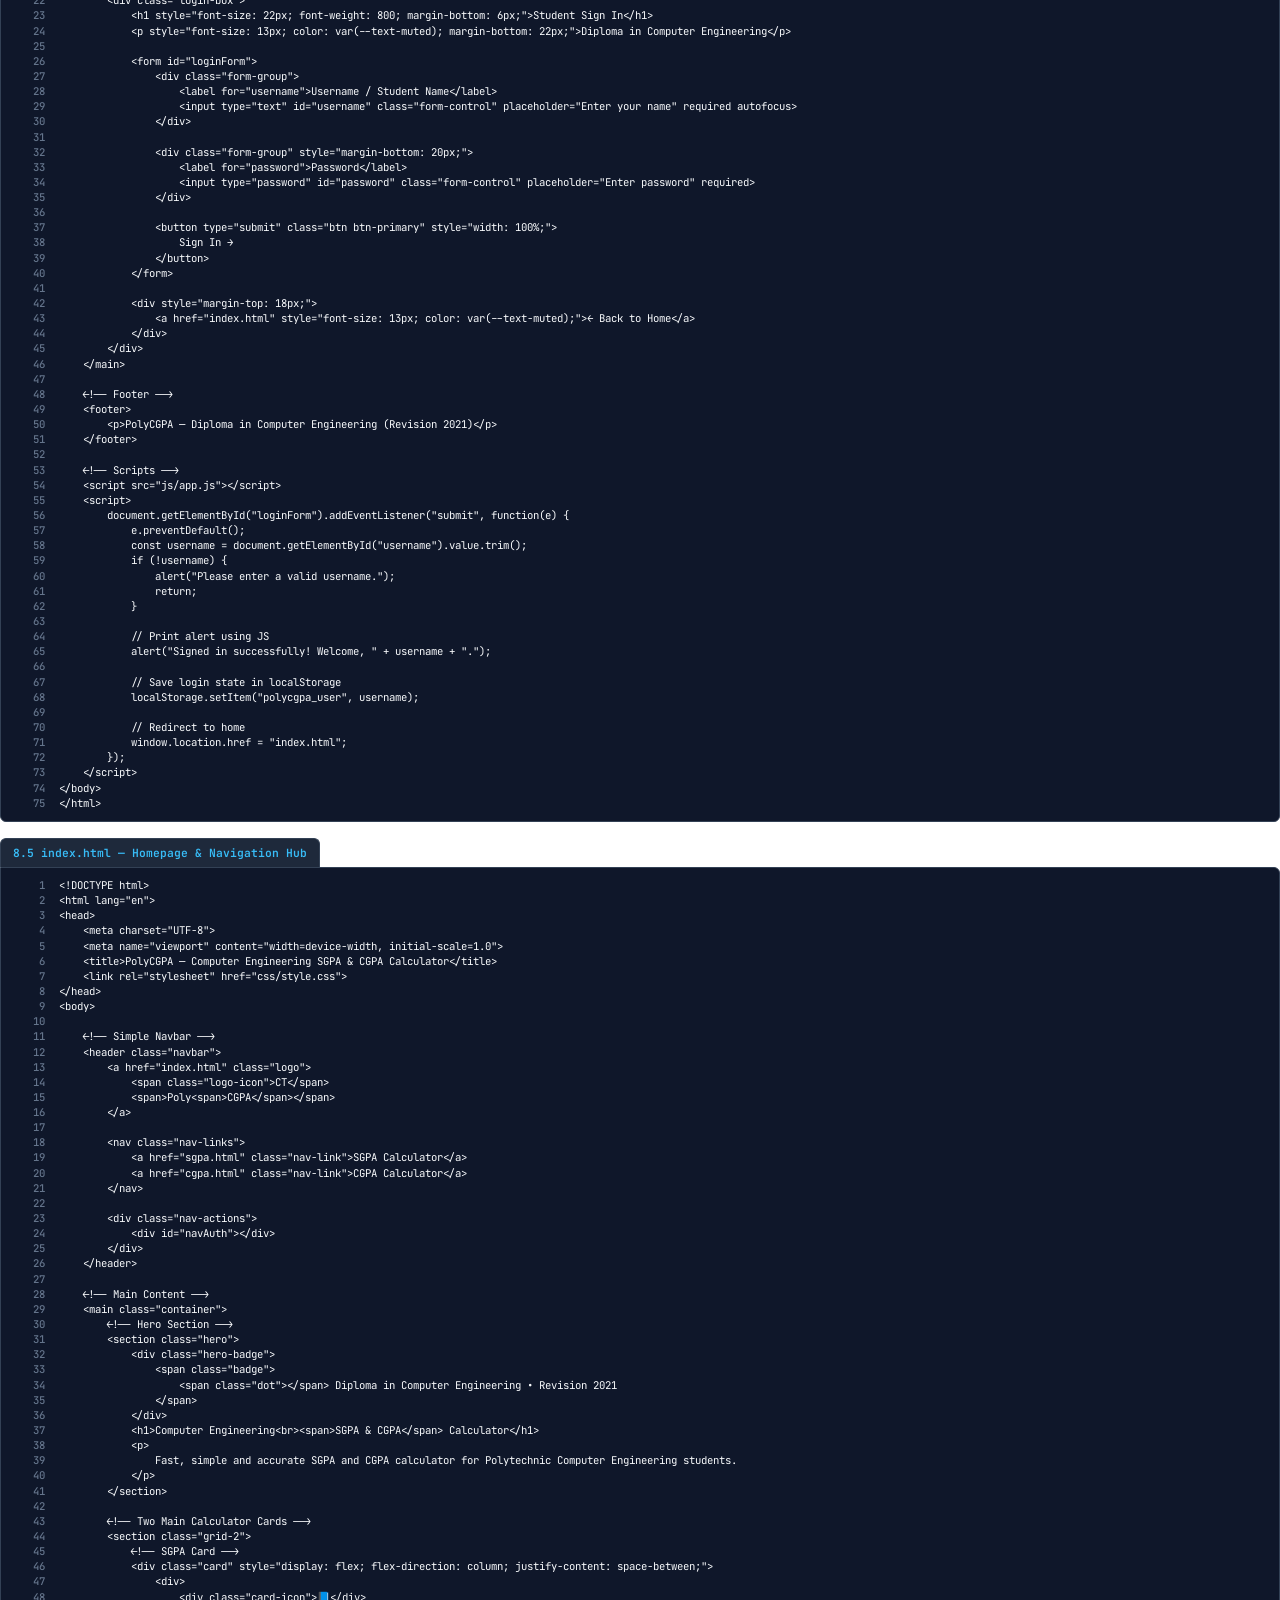
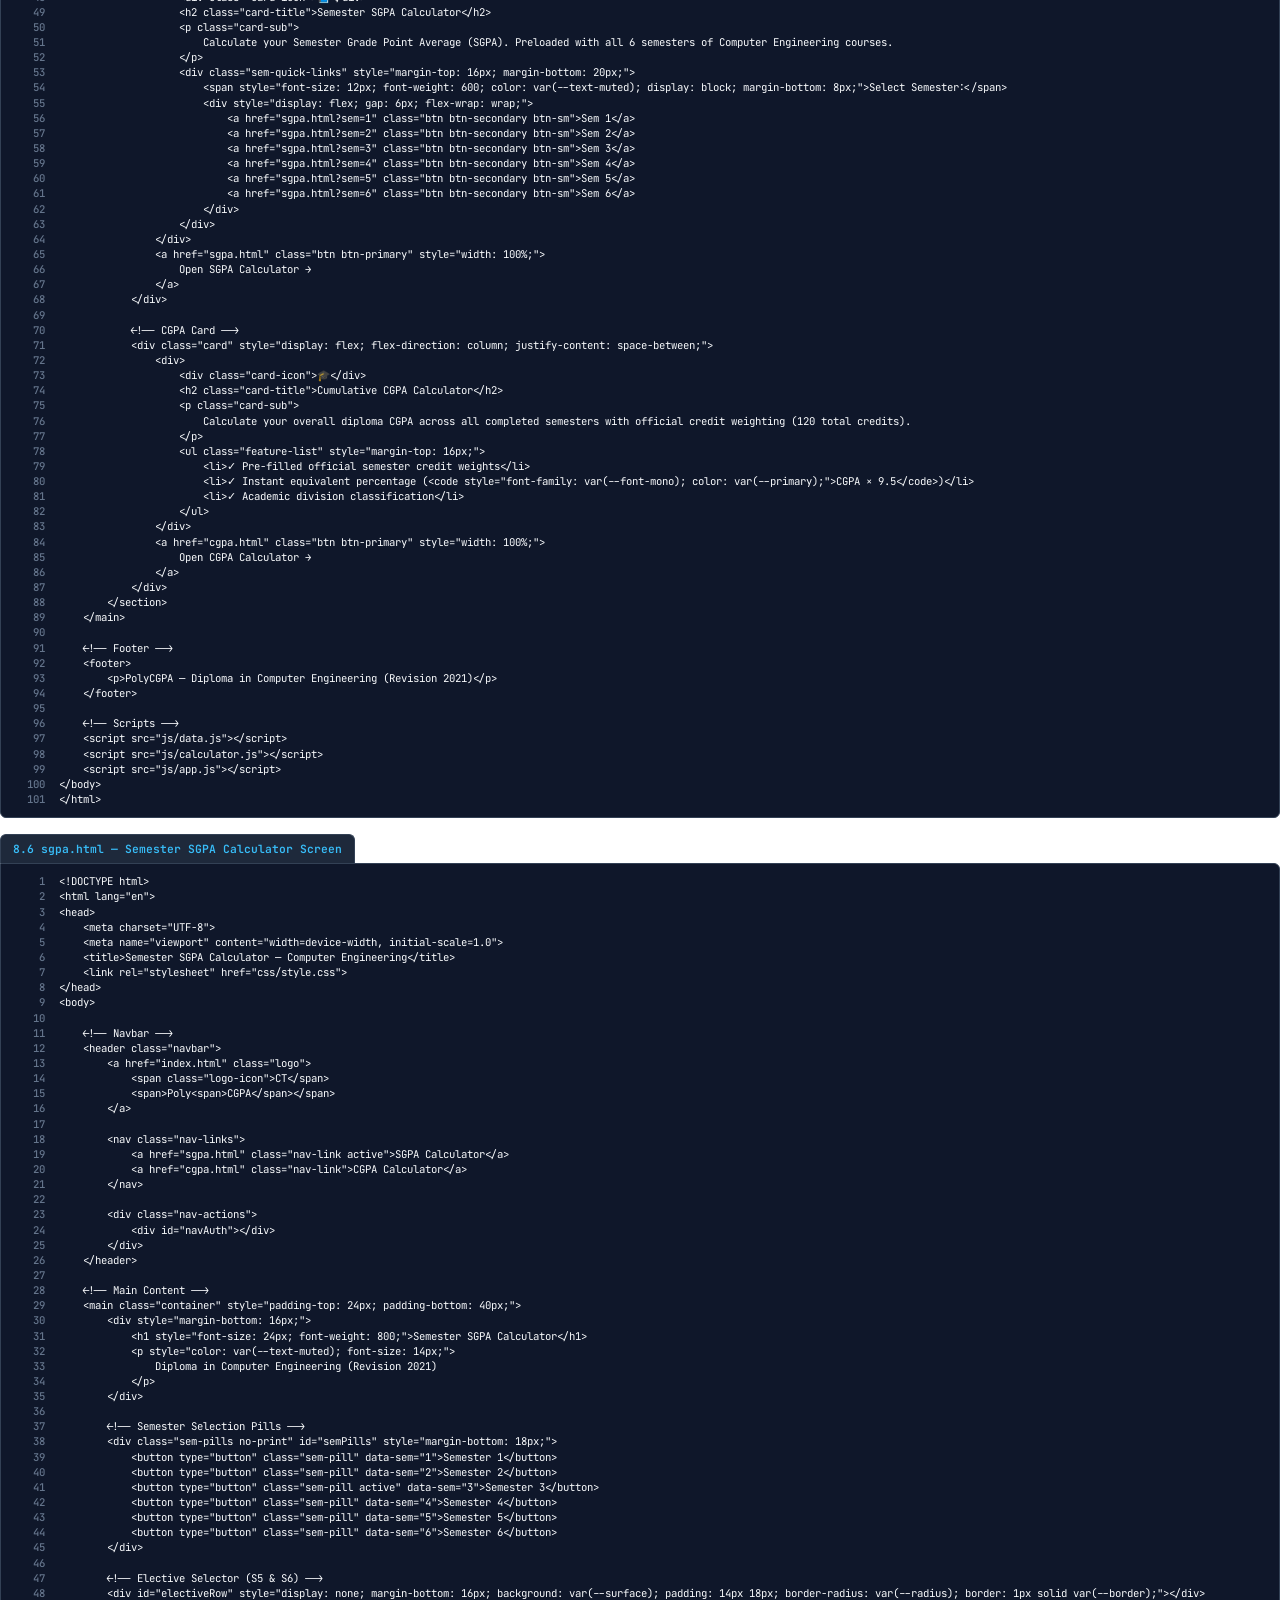
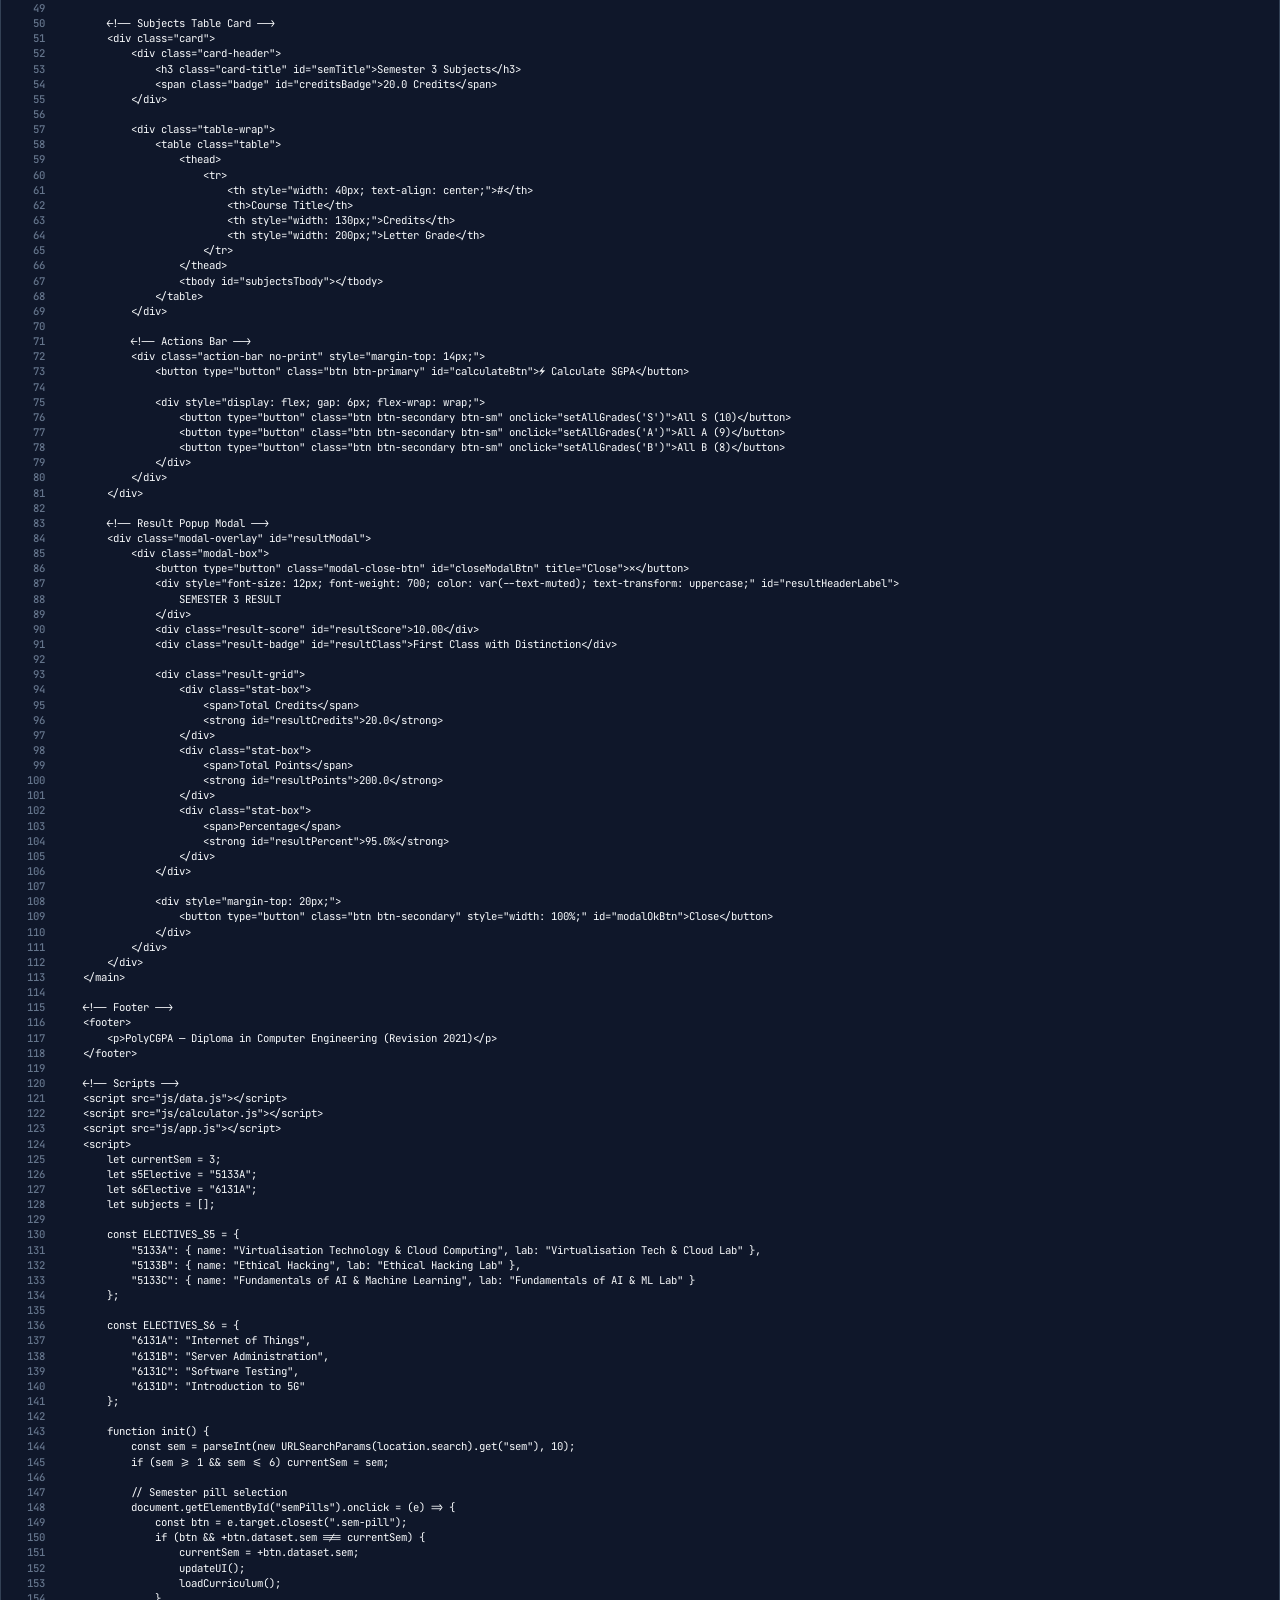
<file: PolyCGPA_Project_Report.html>
<!DOCTYPE html>
<html lang="en">
<head>
<meta charset="UTF-8">
<meta name="viewport" content="width=device-width, initial-scale=1.0">
<title>PolyCGPA — Academic Project Report & Code Documentation</title>
<style>
@import url('https://fonts.googleapis.com/css2?family=Cinzel:wght@600;700;800&family=Inter:wght@300;400;500;600;700;800&family=JetBrains+Mono:wght@400;500;600&display=swap');

@page {
    size: A4 portrait;
    margin: 18mm 16mm 18mm 16mm;
    @bottom-right {
        content: counter(page);
    }
}

* {
    box-sizing: border-box;
    margin: 0;
    padding: 0;
}

body {
    font-family: 'Inter', -apple-system, BlinkMacSystemFont, "Segoe UI", Roboto, Helvetica, Arial, sans-serif;
    color: #1e293b;
    background-color: #ffffff;
    line-height: 1.6;
    font-size: 10.5pt;
    -webkit-print-color-adjust: exact;
    print-color-adjust: exact;
}

.page-break {
    page-break-before: always;
    break-before: page;
}

.avoid-break {
    page-break-inside: avoid;
    break-inside: avoid;
}

/* ================= COVER PAGE ================= */
.cover-page {
    height: 100vh;
    min-height: 250mm;
    display: flex;
    flex-direction: column;
    justify-content: space-between;
    align-items: center;
    text-align: center;
    padding: 14mm 10mm;
    border: 2px solid #0f172a;
    position: relative;
    background: radial-gradient(circle at top right, rgba(16, 185, 129, 0.05), transparent 40%),
                radial-gradient(circle at bottom left, rgba(59, 130, 246, 0.05), transparent 40%);
}

.cover-header {
    width: 100%;
}

.cover-org {
    font-size: 13.5pt;
    font-weight: 700;
    text-transform: uppercase;
    letter-spacing: 1.5px;
    color: #0f172a;
    margin-bottom: 4px;
}

.cover-sub-org {
    font-size: 10.5pt;
    color: #475569;
    font-weight: 500;
    text-transform: uppercase;
    letter-spacing: 1px;
}

.cover-badge-container {
    margin: 22px 0 15px;
}

.cover-badge {
    display: inline-block;
    padding: 6px 18px;
    background: #0f172a;
    color: #ffffff;
    border-radius: 50px;
    font-size: 9.5pt;
    font-weight: 600;
    letter-spacing: 1px;
    text-transform: uppercase;
}

.cover-title {
    font-family: 'Cinzel', serif;
    font-size: 26pt;
    font-weight: 800;
    color: #0f172a;
    line-height: 1.25;
    margin-bottom: 12px;
}

.cover-title span {
    color: #059669;
}

.cover-subtitle {
    font-size: 11.5pt;
    color: #334155;
    max-width: 530px;
    margin: 0 auto;
    line-height: 1.5;
    font-weight: 400;
}

.cover-middle {
    margin: 20px 0;
    width: 100%;
}

.cover-details-box {
    background: #f8fafc;
    border: 1px solid #cbd5e1;
    border-radius: 8px;
    padding: 16px 24px;
    display: inline-block;
    text-align: left;
    min-width: 360px;
}

.cover-details-box p {
    font-size: 10pt;
    margin-bottom: 6px;
    color: #334155;
}

.cover-details-box strong {
    color: #0f172a;
}

.cover-footer {
    width: 100%;
    border-top: 1px solid #e2e8f0;
    padding-top: 15px;
}

.cover-academic-year {
    font-size: 11pt;
    font-weight: 600;
    color: #0f172a;
}

/* ================= HEADINGS ================= */
h1.chapter-title {
    font-size: 17pt;
    font-weight: 800;
    color: #0f172a;
    border-bottom: 2.5px solid #059669;
    padding-bottom: 8px;
    margin-top: 0;
    margin-bottom: 16px;
    text-transform: uppercase;
    letter-spacing: 0.5px;
    break-after: avoid;
}

h2.section-title {
    font-size: 12.5pt;
    font-weight: 700;
    color: #0f172a;
    margin-top: 16px;
    margin-bottom: 8px;
    display: flex;
    align-items: center;
    gap: 8px;
    break-after: avoid;
}

h2.section-title::before {
    content: "";
    display: inline-block;
    width: 4px;
    height: 15px;
    background: #059669;
    border-radius: 2px;
}

h3.sub-section-title {
    font-size: 11pt;
    font-weight: 600;
    color: #1e293b;
    margin-top: 12px;
    margin-bottom: 6px;
    break-after: avoid;
}

p {
    margin-bottom: 10px;
    text-align: justify;
    color: #334155;
    font-size: 10pt;
}

ul, ol {
    margin-left: 22px;
    margin-bottom: 12px;
}

li {
    margin-bottom: 4px;
    color: #334155;
    font-size: 10pt;
}

/* ================= TABLES ================= */
table.report-table {
    width: 100%;
    border-collapse: collapse;
    margin: 12px 0 16px;
    font-size: 9pt;
    page-break-inside: avoid;
}

table.report-table th, table.report-table td {
    border: 1px solid #cbd5e1;
    padding: 6px 9px;
    text-align: left;
}

table.report-table th {
    background-color: #0f172a;
    color: #ffffff;
    font-weight: 600;
    text-transform: uppercase;
    font-size: 8.5pt;
    letter-spacing: 0.5px;
}

table.report-table tr:nth-child(even) {
    background-color: #f8fafc;
}

.text-center { text-align: center !important; }
.text-right { text-align: right !important; }
.font-mono { font-family: 'JetBrains Mono', monospace; }

/* ================= CARDS & BOXES ================= */
.formula-card {
    background: #f0fdf4;
    border: 1.5px solid #86efac;
    border-left: 5px solid #059669;
    border-radius: 6px;
    padding: 12px 16px;
    margin: 12px 0;
    page-break-inside: avoid;
}

.formula-card .formula-title {
    font-weight: 700;
    color: #065f46;
    font-size: 10pt;
    margin-bottom: 4px;
}

.formula-card .formula-math {
    font-family: 'JetBrains Mono', monospace;
    font-size: 10.5pt;
    font-weight: 600;
    color: #047857;
    background: #ffffff;
    padding: 6px 12px;
    border-radius: 4px;
    border: 1px dashed #6ee7b7;
    display: block;
    margin: 6px 0;
    text-align: center;
}

.info-card {
    background: #f8fafc;
    border-left: 4px solid #3b82f6;
    padding: 10px 14px;
    margin: 12px 0;
    border-radius: 0 6px 6px 0;
    font-size: 9.5pt;
    page-break-inside: avoid;
}

/* ================= SYSTEM DIAGRAMS ================= */
.diagram-container {
    background: #f8fafc;
    border: 1px solid #e2e8f0;
    border-radius: 8px;
    padding: 14px;
    margin: 14px 0;
    text-align: center;
    page-break-inside: avoid;
}

.flow-grid {
    display: flex;
    justify-content: space-around;
    align-items: center;
    gap: 8px;
    margin: 10px 0;
}

.flow-step {
    background: #ffffff;
    border: 1.5px solid #0f172a;
    border-radius: 6px;
    padding: 8px 10px;
    font-size: 8.5pt;
    font-weight: 600;
    color: #0f172a;
    box-shadow: 0 2px 4px rgba(0,0,0,0.05);
    flex: 1;
}

.flow-arrow {
    font-size: 13pt;
    font-weight: bold;
    color: #059669;
}

/* ================= CODE LISTINGS ================= */
pre.code-block {
    background: #0f172a;
    color: #f8fafc;
    font-family: 'JetBrains Mono', 'Consolas', monospace;
    font-size: 8pt;
    padding: 10px 12px;
    border-radius: 0 6px 6px 6px;
    overflow-x: auto;
    line-height: 1.42;
    margin: 0 0 16px 0;
    border: 1px solid #334155;
    white-space: pre-wrap;
    word-break: break-all;
}

.ln {
    display: inline-block;
    width: 32px;
    color: #64748b;
    user-select: none;
    text-align: right;
    margin-right: 8px;
    font-weight: 500;
}

.code-title {
    font-family: 'JetBrains Mono', monospace;
    font-size: 8.5pt;
    font-weight: 600;
    background: #1e293b;
    color: #38bdf8;
    padding: 5px 12px;
    border-radius: 6px 6px 0 0;
    margin-bottom: 0;
    display: inline-block;
    border: 1px solid #334155;
    border-bottom: none;
}

/* ================= CERTIFICATE & TOC ================= */
.cert-body {
    padding: 20px 10px;
    line-height: 2;
    text-align: justify;
    font-size: 11pt;
}

.signature-row {
    display: flex;
    justify-content: space-between;
    margin-top: 50px;
    padding: 0 20px;
}

.signature-box {
    text-align: center;
}

.signature-line {
    width: 170px;
    border-top: 1px dashed #0f172a;
    margin-bottom: 6px;
}

.toc-list {
    list-style: none;
    margin-left: 0;
}

.toc-item {
    display: flex;
    justify-content: space-between;
    align-items: baseline;
    margin-bottom: 8px;
    font-size: 10pt;
}

.toc-name {
    font-weight: 500;
    color: #0f172a;
}

.toc-dots {
    flex-grow: 1;
    border-bottom: 1px dotted #94a3b8;
    margin: 0 8px;
}

.toc-page {
    font-weight: 600;
    color: #059669;
    font-family: 'JetBrains Mono', monospace;
}

.badge-pill {
    display: inline-block;
    padding: 2px 8px;
    border-radius: 4px;
    font-size: 8pt;
    font-weight: 700;
    text-transform: uppercase;
}
.badge-success { background: #dcfce7; color: #15803d; }
.badge-info { background: #e0f2fe; color: #0369a1; }
.badge-warning { background: #fef3c7; color: #b45309; }

.tree-view {
    background: #f8fafc;
    border: 1px solid #cbd5e1;
    border-radius: 6px;
    padding: 12px 16px;
    font-family: 'JetBrains Mono', monospace;
    font-size: 8.5pt;
    color: #0f172a;
    line-height: 1.5;
    margin: 12px 0;
    page-break-inside: avoid;
}
</style>
</head>
<body>

<!-- ================= COVER PAGE ================= -->
<div class="cover-page">
    <div class="cover-header">
        <div class="cover-org">State Board of Technical Education (SBTE), Kerala</div>
        <div class="cover-sub-org">Department of Technical Education • Government of Kerala</div>
        <div class="cover-badge-container">
            <span class="cover-badge">Academic Project Documentation & Codebase</span>
        </div>
    </div>

    <div class="cover-middle">
        <h1 class="cover-title">POLY<span>CGPA</span></h1>
        <div class="cover-subtitle">
            A Web-Based Academic Evaluation & Grade Point Averaging Engine for Diploma in Computer Engineering (Revision 2021)
        </div>
        
        <div style="margin-top: 25px;">
            <div class="cover-details-box">
                <p><strong>Programme:</strong> Diploma in Computer Engineering</p>
                <p><strong>Curriculum Scheme:</strong> Revision 2021 (120 Total Diploma Credits)</p>
                <p><strong>Project Category:</strong> Educational Software & Web Technology</p>
                <p><strong>Technology Stack:</strong> HTML5, CSS3, JavaScript (ES6+), Headless PDF</p>
                <p><strong>Submission Format:</strong> Comprehensive Physical A4 Project Report</p>
            </div>
        </div>
    </div>

    <div class="cover-footer">
        <div class="cover-academic-year">Academic Year 2024 – 2025 / 2026</div>
        <div style="font-size: 8.5pt; color: #64748b; margin-top: 4px;">Standard A4 Portrait • Printable Laboratory & Project Submission Copy</div>
    </div>
</div>

<!-- ================= CERTIFICATE ================= -->
<div class="page-break"></div>
<div style="padding-top: 10mm;">
    <h1 class="chapter-title text-center" style="border-bottom: none; font-size: 20pt; margin-bottom: 25px;">Certificate of Completion</h1>
    <div class="cert-body">
        <p>
            This is to certify that the project entitled <strong>"PolyCGPA: Computer Engineering SGPA & CGPA Calculator"</strong> is a bonafide record of technical development work carried out for the curriculum of <strong>Diploma in Computer Engineering (Revision 2021)</strong> under the <strong>State Board of Technical Education (SBTE), Kerala</strong>.
        </p>
        <p>
            The project satisfies all institutional requirements regarding course credit models, official letter-grade point conversions, elective stream configurations, and cumulative weighted grade calculations across all six academic semesters (120 total credits).
        </p>
    </div>

    <div class="signature-row" style="margin-top: 70px;">
        <div class="signature-box">
            <div class="signature-line"></div>
            <strong>Project Guide / Faculty</strong><br>
            <span style="font-size: 8.5pt; color: #64748b;">Department of Computer Engg.</span>
        </div>
        <div class="signature-box">
            <div class="signature-line"></div>
            <strong>Head of Department (HOD)</strong><br>
            <span style="font-size: 8.5pt; color: #64748b;">Department of Computer Engg.</span>
        </div>
    </div>

    <div class="signature-row" style="margin-top: 50px;">
        <div class="signature-box">
            <div class="signature-line"></div>
            <strong>Internal Examiner</strong>
        </div>
        <div class="signature-box">
            <div class="signature-line"></div>
            <strong>External Examiner</strong>
        </div>
    </div>
</div>

<!-- ================= DECLARATION & ACKNOWLEDGEMENT ================= -->
<div class="page-break"></div>
<div style="padding-top: 5mm;">
    <h1 class="chapter-title">Declaration</h1>
    <p>
        I hereby declare that the software project entitled <strong>"PolyCGPA: Computer Engineering SGPA & CGPA Calculator"</strong> submitted for the Diploma in Computer Engineering is an authentic work developed with strict adherence to the academic regulations and curriculum scheme laid down by the State Board of Technical Education (SBTE), Kerala.
    </p>
    <div style="margin-top: 30px; text-align: right; padding-right: 20px;">
        <div class="signature-line" style="margin-left: auto;"></div>
        <strong>Project Candidate / Student</strong>
    </div>

    <div style="margin-top: 35px;"></div>

    <h1 class="chapter-title">Acknowledgement</h1>
    <p>
        I express my sincere gratitude to our esteemed Institution, Principal, and Head of the Department of Computer Engineering for providing the computational resources, guidance, and academic environment necessary to successfully develop and document this project.
    </p>
    <p>
        I also extend my sincere appreciation to my project guide and faculty members for their valuable guidance, insightful feedback, and continuous support throughout the software architecture, coding, and testing phases of this project.
    </p>
</div>

<!-- ================= ABSTRACT & TABLE OF CONTENTS ================= -->
<div class="page-break"></div>
<div style="padding-top: 5mm;">
    <h1 class="chapter-title">Abstract</h1>
    <p>
        In modern polytechnic technical education under the <strong>State Board of Technical Education (SBTE), Kerala (Revision 2021)</strong>, academic performance is evaluated through a credit-based grading scheme utilizing <strong>Semester Grade Point Average (SGPA)</strong> and <strong>Cumulative Grade Point Average (CGPA)</strong> across 120 total credits. Manual computation of these scores is tedious, prone to human error, and complicated by varying credit weights per course, laboratory, elective streams, and specific percentage conversion factors (GPA &times; 9.5).
    </p>
    <p>
        <strong>PolyCGPA</strong> is a lightweight, responsive, zero-dependency, web-based computational application designed specifically to automate and streamline SGPA and CGPA computation for Computer Engineering diploma students. The application features complete, pre-configured syllabi for all six semesters, dynamic elective selectors for Semesters 5 and 6, instant real-time mathematical evaluations, visual grade breakdowns, backlog detection, and printable scorecards.
    </p>

    <div style="margin-top: 25px;"></div>

    <h1 class="chapter-title">Table of Contents</h1>
    <ul class="toc-list">
        <li class="toc-item"><span class="toc-name">1. Introduction & Project Overview</span><span class="toc-dots"></span><span class="toc-page">Chapter 1</span></li>
        <li class="toc-item"><span class="toc-name">2. Kerala SBTE Revision 2021 Grading Framework</span><span class="toc-dots"></span><span class="toc-page">Chapter 2</span></li>
        <li class="toc-item"><span class="toc-name">3. Mathematical Formulations & Algorithms</span><span class="toc-dots"></span><span class="toc-page">Chapter 3</span></li>
        <li class="toc-item"><span class="toc-name">4. System Architecture, Directory & Code Structure</span><span class="toc-dots"></span><span class="toc-page">Chapter 4</span></li>
        <li class="toc-item"><span class="toc-name">5. Complete 6-Semester Curriculum & Credit Allocation</span><span class="toc-dots"></span><span class="toc-page">Chapter 5</span></li>
        <li class="toc-item"><span class="toc-name">6. User Interface, Modules & Screen Design</span><span class="toc-dots"></span><span class="toc-page">Chapter 6</span></li>
        <li class="toc-item"><span class="toc-name">7. Verification, Testing & Edge-Case Validation</span><span class="toc-dots"></span><span class="toc-page">Chapter 7</span></li>
        <li class="toc-item"><span class="toc-name">8. Complete Verbatim Source Code Listing (All 8 Files)</span><span class="toc-dots"></span><span class="toc-page">Chapter 8</span></li>
        <li class="toc-item"><span class="toc-name">9. Conclusion & Future Roadmap</span><span class="toc-dots"></span><span class="toc-page">Chapter 9</span></li>
    </ul>
</div>

<!-- ================= CHAPTER 1 ================= -->
<div class="page-break"></div>
<div>
    <h1 class="chapter-title">1. Introduction & Project Overview</h1>
    
    <h2 class="section-title">1.1 Background and Motivation</h2>
    <p>
        The Department of Technical Education, Kerala, updated its polytechnic curriculum with the <strong>Revision 2021 (Rev 2021)</strong> scheme. This outcome-based education model evaluates diploma students over six semesters spanning 120 total credits. Each course—ranging from core theory and practical labs to summer internships, seminars, and capstone projects—carries distinct credit allocations.
    </p>
    <p>
        Students frequently face hurdles when determining their exact academic standing, checking the impact of elective course selections, converting letter grades to percentages for higher education applications (e.g., B.Tech Lateral Entry Entrance Examinations / LET), or estimating required target grades for upcoming semesters. PolyCGPA was engineered to eliminate these frictions through a pure client-side web application.
    </p>

    <h2 class="section-title">1.2 Key Objectives</h2>
    <ul>
        <li><strong>Mathematical Precision:</strong> Guarantee 100% mathematical fidelity with official SBTE Kerala credit weighting and grade point conversion tables.</li>
        <li><strong>Pre-loaded Curricula:</strong> Provide pre-configured course codes, titles, and credit weights for all 6 semesters of Computer Engineering.</li>
        <li><strong>Elective Adaptability:</strong> Dynamically update course names and lab assignments based on Program Elective selections in Semesters 5 and 6.</li>
        <li><strong>Zero Dependencies:</strong> Run completely client-side in standard web browsers with zero installation, build tools, backend servers, or databases.</li>
        <li><strong>Print & Submission Ready:</strong> Provide clean UI rendering on mobile phones, tablets, and desktops, with dedicated print styles for scorecards.</li>
    </ul>

    <h2 class="section-title">1.3 Project Highlights</h2>
    <table class="report-table">
        <thead>
            <tr>
                <th style="width: 25%;">Feature Area</th>
                <th style="width: 40%;">Capability</th>
                <th style="width: 35%;">Academic Benefit</th>
            </tr>
        </thead>
        <tbody>
            <tr>
                <td><strong>Semester SGPA Engine</strong></td>
                <td>Preloaded 6-semester subjects with instant grade selection and custom calculations.</td>
                <td>Eliminates manual credit multiplied by point arithmetic.</td>
            </tr>
            <tr>
                <td><strong>Cumulative CGPA Engine</strong></td>
                <td>Weighted aggregate calculation across all 6 semesters (120 credits total).</td>
                <td>Provides immediate final diploma classification.</td>
            </tr>
            <tr>
                <td><strong>Percentage Converter</strong></td>
                <td>Instant conversion using official formula: <code>Percentage = GPA &times; 9.5</code>.</td>
                <td>Meets entrance exams and placement criteria.</td>
            </tr>
            <tr>
                <td><strong>Elective Switcher</strong></td>
                <td>Dynamic switching between Cloud, Cyber Security, AI, etc. for S5 & S6.</td>
                <td>Accounts for distinct practical lab affiliations.</td>
            </tr>
        </tbody>
    </table>
</div>

<!-- ================= CHAPTER 2 ================= -->
<div class="page-break"></div>
<div>
    <h1 class="chapter-title">2. SBTE Revision 2021 Grading Framework</h1>
    
    <h2 class="section-title">2.1 Letter Grades and Grade Points Scale</h2>
    <p>
        According to the official curriculum regulations of the State Board of Technical Education (SBTE), Kerala (Revision 2021), academic evaluations are assigned letter grades mapped to numerical grade points on a 10-point scale:
    </p>

    <table class="report-table">
        <thead>
            <tr>
                <th style="width: 15%; text-align: center;">Letter Grade</th>
                <th style="width: 20%; text-align: center;">Grade Points</th>
                <th style="width: 25%;">Marks Range (%)</th>
                <th style="width: 25%;">Performance Level</th>
                <th style="width: 15%; text-align: center;">Status</th>
            </tr>
        </thead>
        <tbody>
            <tr>
                <td class="text-center"><strong>S</strong></td>
                <td class="text-center font-mono">10</td>
                <td>90% and above</td>
                <td>Outstanding</td>
                <td class="text-center"><span class="badge-pill badge-success">PASS</span></td>
            </tr>
            <tr>
                <td class="text-center"><strong>A</strong></td>
                <td class="text-center font-mono">9</td>
                <td>80% to 89%</td>
                <td>Excellent</td>
                <td class="text-center"><span class="badge-pill badge-success">PASS</span></td>
            </tr>
            <tr>
                <td class="text-center"><strong>B</strong></td>
                <td class="text-center font-mono">8</td>
                <td>70% to 79%</td>
                <td>Very Good</td>
                <td class="text-center"><span class="badge-pill badge-success">PASS</span></td>
            </tr>
            <tr>
                <td class="text-center"><strong>C</strong></td>
                <td class="text-center font-mono">7</td>
                <td>60% to 69%</td>
                <td>Good</td>
                <td class="text-center"><span class="badge-pill badge-success">PASS</span></td>
            </tr>
            <tr>
                <td class="text-center"><strong>D</strong></td>
                <td class="text-center font-mono">6</td>
                <td>50% to 59%</td>
                <td>Satisfactory</td>
                <td class="text-center"><span class="badge-pill badge-success">PASS</span></td>
            </tr>
            <tr>
                <td class="text-center"><strong>E</strong></td>
                <td class="text-center font-mono">5</td>
                <td>40% to 49%</td>
                <td>Pass / Minimum</td>
                <td class="text-center"><span class="badge-pill badge-success">PASS</span></td>
            </tr>
            <tr>
                <td class="text-center"><strong>F</strong></td>
                <td class="text-center font-mono">0</td>
                <td>Below 40%</td>
                <td>Failed / Backlog</td>
                <td class="text-center"><span class="badge-pill badge-warning">FAIL</span></td>
            </tr>
        </tbody>
    </table>

    <h2 class="section-title">2.2 Academic Division Classification Rules</h2>
    <p>
        Upon completion of diploma requirements, overall academic division is determined based on the computed CGPA:
    </p>

    <table class="report-table">
        <thead>
            <tr>
                <th style="width: 30%;">CGPA Threshold</th>
                <th style="width: 35%;">Equivalent Percentage</th>
                <th style="width: 35%;">Official Academic Classification</th>
            </tr>
        </thead>
        <tbody>
            <tr>
                <td class="font-mono"><strong>CGPA &ge; 8.50</strong></td>
                <td>&ge; 80.75%</td>
                <td><strong>First Class with Distinction</strong></td>
            </tr>
            <tr>
                <td class="font-mono"><strong>6.75 &le; CGPA &lt; 8.50</strong></td>
                <td>64.13% – 80.74%</td>
                <td><strong>First Class</strong></td>
            </tr>
            <tr>
                <td class="font-mono"><strong>5.50 &le; CGPA &lt; 6.75</strong></td>
                <td>52.25% – 64.12%</td>
                <td><strong>Second Class</strong></td>
            </tr>
            <tr>
                <td class="font-mono"><strong>5.00 &le; CGPA &lt; 5.50</strong></td>
                <td>47.50% – 52.24%</td>
                <td><strong>Pass Class</strong></td>
            </tr>
            <tr>
                <td class="font-mono"><strong>CGPA &lt; 5.00</strong></td>
                <td>&lt; 47.50%</td>
                <td><strong>Fail / Re-appear</strong></td>
            </tr>
        </tbody>
    </table>
</div>

<!-- ================= CHAPTER 3 ================= -->
<div class="page-break"></div>
<div>
    <h1 class="chapter-title">3. Mathematical Formulations & Algorithms</h1>
    
    <h2 class="section-title">3.1 Semester Grade Point Average (SGPA)</h2>
    <p>
        SGPA evaluates academic achievement for a single semester. It represents the credit-weighted average of the grade points secured across all registered subjects in that semester.
    </p>

    <div class="formula-card">
        <div class="formula-title">SGPA Calculation Formula:</div>
        <div class="formula-math">
            SGPA = &Sigma;(C<sub>i</sub> &times; G<sub>i</sub>) / &Sigma;(C<sub>i</sub>)
        </div>
        <p style="font-size: 8.5pt; color: #065f46; margin: 4px 0 0;">
            Where <strong>C<sub>i</sub></strong> is the credit assigned to course <em>i</em>, and <strong>G<sub>i</sub></strong> is the numerical grade point earned in course <em>i</em>.
        </p>
    </div>

    <h2 class="section-title">3.2 Cumulative Grade Point Average (CGPA)</h2>
    <p>
        CGPA evaluates overall academic performance across all completed semesters (up to 6 semesters, 120 total credits). It is weighted by the credit weight of each completed semester.
    </p>

    <div class="formula-card">
        <div class="formula-title">CGPA Calculation Formula:</div>
        <div class="formula-math">
            CGPA = &Sigma;(S<sub>k</sub> &times; C<sub>k</sub>) / &Sigma;(C<sub>k</sub>)
        </div>
        <p style="font-size: 8.5pt; color: #065f46; margin: 4px 0 0;">
            Where <strong>S<sub>k</sub></strong> is the SGPA achieved in semester <em>k</em>, and <strong>C<sub>k</sub></strong> is the total credits of semester <em>k</em>.
        </p>
    </div>

    <h2 class="section-title">3.3 Percentage Conversion Formula</h2>
    <p>
        Under SBTE Kerala regulations, the official formula to convert Grade Point Average into equivalent percentage marks is:
    </p>

    <div class="formula-card">
        <div class="formula-title">Percentage Conversion:</div>
        <div class="formula-math">
            Equivalent Percentage (%) = GPA &times; 9.5
        </div>
    </div>
</div>

<!-- ================= CHAPTER 4 ================= -->
<div class="page-break"></div>
<div>
    <h1 class="chapter-title">4. System Architecture, Directory & Code Structure</h1>
    
    <h2 class="section-title">4.1 Codebase File & Directory Organization</h2>
    <p>
        The PolyCGPA codebase is designed with clean modularity, separating data definitions, calculation logic, presentation markup, design styling, and user state management.
    </p>

    <div class="tree-view">
poly-cgpa-calculator/
├── index.html            # [4.5 KB] Main Portal & Navigation Hub
├── sgpa.html             # [12.0 KB] Semester SGPA Calculator Screen & Modal
├── cgpa.html             # [7.5 KB] Cumulative CGPA Calculator Screen & Cards
├── login.html            # [2.6 KB] Student Sign In & Session Manager
├── css/
│   └── style.css         # [9.1 KB] Modern Design System, Theme & Print Rules
├── js/
│   ├── data.js           # [4.7 KB] 6-Semester Curriculum & Grading Definitions
│   ├── calculator.js     # [3.3 KB] Mathematical Calculation Engine (SGPA & CGPA)
│   └── app.js            # [1.0 KB] Session Handler & Dynamic Navbar Component
└── README.md             # Project Documentation & Usage Guide
    </div>

    <h2 class="section-title">4.2 Architectural Component Responsibilities</h2>
    <table class="report-table">
        <thead>
            <tr>
                <th style="width: 25%;">Component / File</th>
                <th style="width: 25%;">Layer</th>
                <th style="width: 50%;">Core Responsibility & Features</th>
            </tr>
        </thead>
        <tbody>
            <tr>
                <td><code>js/calculator.js</code></td>
                <td><strong>Math & Logic Engine</strong></td>
                <td>Implements pure calculation functions (<code>calculateSGPA</code>, <code>calculateCGPA</code>), backlog detection, and result rounding. Modular for browser & Node.js unit tests.</td>
            </tr>
            <tr>
                <td><code>js/data.js</code></td>
                <td><strong>Data Service Layer</strong></td>
                <td>Stores official 120-credit Computer Engineering syllabus, course codes, elective groups, grade point maps, and academic classification lookup.</td>
            </tr>
            <tr>
                <td><code>js/app.js</code></td>
                <td><strong>App & Session Helper</strong></td>
                <td>Initializes UI components, handles localStorage session state for logged-in students, and updates the dynamic navigation bar.</td>
            </tr>
            <tr>
                <td><code>css/style.css</code></td>
                <td><strong>Presentation Layer</strong></td>
                <td>Provides CSS variables, responsive typography, card layouts, grade badges, modal overlays, and print-media styles.</td>
            </tr>
            <tr>
                <td><code>sgpa.html</code></td>
                <td><strong>Semester UI</strong></td>
                <td>Renders semester tabs (S1-S6), dynamic subject tables, elective selectors, grade dropdowns, and instant calculation modal.</td>
            </tr>
            <tr>
                <td><code>cgpa.html</code></td>
                <td><strong>Cumulative UI</strong></td>
                <td>Renders 6-semester SGPA input cards, credit auto-fill, include/exclude toggles, live CGPA scorecard, and printable format.</td>
            </tr>
        </tbody>
    </table>

    <h2 class="section-title">4.3 System Data Flow Architecture</h2>
    <div class="diagram-container">
        <div class="flow-grid">
            <div class="flow-step">
                <strong>User Input</strong><br>
                Semester & Grades Selection
            </div>
            <div class="flow-arrow">&rarr;</div>
            <div class="flow-step">
                <strong>Data Service</strong><br>
                <code>js/data.js</code> Curriculum Lookup
            </div>
            <div class="flow-arrow">&rarr;</div>
            <div class="flow-step">
                <strong>Calc Engine</strong><br>
                <code>js/calculator.js</code> Math Formula
            </div>
            <div class="flow-arrow">&rarr;</div>
            <div class="flow-step">
                <strong>Result View</strong><br>
                Scorecard & Classification
            </div>
        </div>
    </div>
</div>

<!-- ================= CHAPTER 5 ================= -->
<div class="page-break"></div>
<div>
    <h1 class="chapter-title">5. Complete 6-Semester Curriculum & Credit Allocation</h1>
    <p>
        The following tables document the official 120-credit curriculum for the <strong>Diploma in Computer Engineering (Revision 2021)</strong> as implemented in <code>js/data.js</code>:
    </p>

    <h2 class="section-title">Semester 1 (Total Credits: 21.0) &amp; Semester 2 (Total Credits: 20.0)</h2>
    <table class="report-table">
        <thead>
            <tr>
                <th style="width: 12%;">Code</th>
                <th style="width: 48%;">Semester 1 Course Title</th>
                <th style="width: 10%; text-align: center;">Cr</th>
                <th style="width: 12%;">Code</th>
                <th style="width: 48%;">Semester 2 Course Title</th>
                <th style="width: 10%; text-align: center;">Cr</th>
            </tr>
        </thead>
        <tbody>
            <tr><td>1001</td><td>Communication Skills in English</td><td class="text-center">4.0</td><td>2002</td><td>Mathematics II</td><td class="text-center">4.0</td></tr>
            <tr><td>1002</td><td>Mathematics I</td><td class="text-center">5.0</td><td>2003</td><td>Applied Physics II</td><td class="text-center">3.0</td></tr>
            <tr><td>1003</td><td>Applied Physics I</td><td class="text-center">3.0</td><td>2031</td><td>Fund. of Electrical & Electronics</td><td class="text-center">3.0</td></tr>
            <tr><td>1004</td><td>Applied Chemistry</td><td class="text-center">3.0</td><td>2131</td><td>Problem Solving & Programming</td><td class="text-center">3.0</td></tr>
            <tr><td>1005</td><td>Engineering Graphics</td><td class="text-center">1.5</td><td>2008</td><td>Communication Skills Lab</td><td class="text-center">1.5</td></tr>
            <tr><td>1007</td><td>Applied Chemistry Lab</td><td class="text-center">1.0</td><td>2006</td><td>Applied Physics Lab</td><td class="text-center">1.0</td></tr>
            <tr><td>1008</td><td>Intro to IT Systems Lab</td><td class="text-center">2.0</td><td>2009</td><td>Engineering Workshop Practice</td><td class="text-center">1.5</td></tr>
            <tr><td>1009</td><td>Sports and Yoga</td><td class="text-center">1.0</td><td>3009</td><td>Summer Internship I</td><td class="text-center">2.0</td></tr>
        </tbody>
    </table>

    <h2 class="section-title">Semester 3 (Total Credits: 20.0) &amp; Semester 4 (Total Credits: 20.5)</h2>
    <table class="report-table">
        <thead>
            <tr>
                <th style="width: 12%;">Code</th>
                <th style="width: 48%;">Semester 3 Course Title</th>
                <th style="width: 10%; text-align: center;">Cr</th>
                <th style="width: 12%;">Code</th>
                <th style="width: 48%;">Semester 4 Course Title</th>
                <th style="width: 10%; text-align: center;">Cr</th>
            </tr>
        </thead>
        <tbody>
            <tr><td>3131</td><td>Computer Organisation</td><td class="text-center">4.0</td><td>4131</td><td>Object Oriented Programming</td><td class="text-center">4.0</td></tr>
            <tr><td>3132</td><td>Programming in C</td><td class="text-center">3.0</td><td>4132</td><td>Computer Communication & Networks</td><td class="text-center">3.0</td></tr>
            <tr><td>3133</td><td>Database Management Systems</td><td class="text-center">3.0</td><td>4133</td><td>Data Structures</td><td class="text-center">4.0</td></tr>
            <tr><td>3134</td><td>Digital Computer Fundamentals</td><td class="text-center">3.0</td><td>4136</td><td>OOP Lab</td><td class="text-center">1.5</td></tr>
            <tr><td>3135</td><td>Programming in C Lab</td><td class="text-center">1.5</td><td>4137</td><td>Web Programming Lab</td><td class="text-center">2.5</td></tr>
            <tr><td>3136</td><td>DBMS Lab</td><td class="text-center">1.5</td><td>4138</td><td>Data Structures Lab</td><td class="text-center">1.5</td></tr>
            <tr><td>3137</td><td>Digital Computer Fundamentals Lab</td><td class="text-center">1.5</td><td>4006</td><td>Minor Project</td><td class="text-center">2.0</td></tr>
            <tr><td>3138</td><td>Web Technology Lab</td><td class="text-center">2.5</td><td>5009</td><td>Summer Internship II</td><td class="text-center">3.0</td></tr>
        </tbody>
    </table>

    <h2 class="section-title">Semester 5 (Total Credits: 17.5) &amp; Semester 6 (Total Credits: 21.0)</h2>
    <table class="report-table">
        <thead>
            <tr>
                <th style="width: 12%;">Code</th>
                <th style="width: 48%;">Semester 5 Course Title</th>
                <th style="width: 10%; text-align: center;">Cr</th>
                <th style="width: 12%;">Code</th>
                <th style="width: 48%;">Semester 6 Course Title</th>
                <th style="width: 10%; text-align: center;">Cr</th>
            </tr>
        </thead>
        <tbody>
            <tr><td>5131</td><td>Embedded Systems & Real Time OS</td><td class="text-center">4.0</td><td>6001</td><td>Entrepreneurship and Startup</td><td class="text-center">4.0</td></tr>
            <tr><td>5132</td><td>Operating System</td><td class="text-center">4.0</td><td>6131A</td><td>Internet of Things (IoT)</td><td class="text-center">4.0</td></tr>
            <tr><td>5133A</td><td>Virtualisation & Cloud Computing (Elec)</td><td class="text-center">4.0</td><td>6132A</td><td>Open Elective Course</td><td class="text-center">4.0</td></tr>
            <tr><td>5137</td><td>Embedded Systems & RTOS Lab</td><td class="text-center">1.5</td><td>6137</td><td>Network Engineering Lab</td><td class="text-center">2.5</td></tr>
            <tr><td>5138</td><td>System Administration Lab</td><td class="text-center">1.5</td><td>6138</td><td>Smart Device Programming Lab</td><td class="text-center">1.5</td></tr>
            <tr><td>5139A</td><td>Cloud Computing Lab (Elective)</td><td class="text-center">1.5</td><td>6139A</td><td>Internet of Things Lab</td><td class="text-center">1.5</td></tr>
            <tr><td>5008</td><td>Seminar</td><td class="text-center">1.0</td><td>6009</td><td>Major Project (Capstone)</td><td class="text-center">4.0</td></tr>
        </tbody>
    </table>
</div>

<!-- ================= CHAPTER 6 ================= -->
<div class="page-break"></div>
<div>
    <h1 class="chapter-title">6. User Interface, Modules & Screen Design</h1>
    
    <h2 class="section-title">6.1 Application Flow and Pages</h2>
    <p>
        The PolyCGPA application is structured into four primary web interfaces designed with high responsiveness and accessibility:
    </p>

    <div class="info-card">
        <strong>1. Portal Homepage (<code>index.html</code>)</strong><br>
        Introduces students to the calculator suite, provides direct semester jump links (S1 through S6), showcases features, and displays user login status.
    </div>

    <div class="info-card">
        <strong>2. Semester SGPA Calculator (<code>sgpa.html</code>)</strong><br>
        Features pill-based semester switching, dynamic table generation based on selected semester, elective branch switching, bulk grade autofill buttons (All S, All A, All B), and a modal scorecard popup.
    </div>

    <div class="info-card">
        <strong>3. Cumulative CGPA Calculator (<code>cgpa.html</code>)</strong><br>
        Displays 6 semester cards with pre-filled official credit weights, live toggle checkboxes to include/exclude specific semesters, instant live CGPA computation, and one-click scorecard printing.
    </div>

    <div class="info-card">
        <strong>4. Student Sign In & Session Manager (<code>login.html</code> &amp; <code>js/app.js</code>)</strong><br>
        Provides client-side authentication and stores student session credentials in <code>localStorage</code>, updating the navigation bar dynamically across all pages.
    </div>
</div>

<!-- ================= CHAPTER 7 ================= -->
<div class="page-break"></div>
<div>
    <h1 class="chapter-title">7. Verification, Testing & Edge-Case Validation</h1>
    <p>
        Comprehensive test suites were executed to verify mathematical precision against manual calculations and SBTE Kerala grading rules:
    </p>

    <table class="report-table">
        <thead>
            <tr>
                <th style="width: 8%; text-align: center;">#</th>
                <th style="width: 25%;">Test Scenario</th>
                <th style="width: 32%;">Input Values</th>
                <th style="width: 23%;">Expected / Actual Result</th>
                <th style="width: 12%; text-align: center;">Status</th>
            </tr>
        </thead>
        <tbody>
            <tr>
                <td class="text-center">TC-01</td>
                <td><strong>Perfect SGPA (All S)</strong></td>
                <td>Sem 3 (20 Credits), All Grade S (10 pts)</td>
                <td>SGPA: 10.00, 95.0%, Distinction</td>
                <td class="text-center"><span class="badge-pill badge-success">PASS</span></td>
            </tr>
            <tr>
                <td class="text-center">TC-02</td>
                <td><strong>Mixed Grades SGPA</strong></td>
                <td>S1 (21 Cr): 4S, 5A, 3B, 3C, 1.5A, 1S, 2A, 1S</td>
                <td>SGPA: 8.86, 84.2%, Distinction</td>
                <td class="text-center"><span class="badge-pill badge-success">PASS</span></td>
            </tr>
            <tr>
                <td class="text-center">TC-03</td>
                <td><strong>Backlog Detection</strong></td>
                <td>Sem 2: 7 Pass subjects + 1 'F' Grade</td>
                <td>Class: "Fail / Re-appear (Backlog)"</td>
                <td class="text-center"><span class="badge-pill badge-success">PASS</span></td>
            </tr>
            <tr>
                <td class="text-center">TC-04</td>
                <td><strong>Full 6-Sem CGPA</strong></td>
                <td>S1: 9.0, S2: 8.5, S3: 8.0, S4: 8.5, S5: 9.0, S6: 9.5</td>
                <td>CGPA: 8.76, 83.2%, Distinction</td>
                <td class="text-center"><span class="badge-pill badge-success">PASS</span></td>
            </tr>
            <tr>
                <td class="text-center">TC-05</td>
                <td><strong>Partial Semesters</strong></td>
                <td>Semesters 1, 2, 3 only enabled (61 credits)</td>
                <td>Weighted CGPA across 61 credits</td>
                <td class="text-center"><span class="badge-pill badge-success">PASS</span></td>
            </tr>
            <tr>
                <td class="text-center">TC-06</td>
                <td><strong>Second Class Classification</strong></td>
                <td>Cumulative CGPA: 6.20</td>
                <td>Class: "Second Class"</td>
                <td class="text-center"><span class="badge-pill badge-success">PASS</span></td>
            </tr>
            <tr>
                <td class="text-center">TC-07</td>
                <td><strong>Pass Class Classification</strong></td>
                <td>Cumulative CGPA: 5.25</td>
                <td>Class: "Pass Class"</td>
                <td class="text-center"><span class="badge-pill badge-success">PASS</span></td>
            </tr>
            <tr>
                <td class="text-center">TC-08</td>
                <td><strong>Zero / Empty Inputs</strong></td>
                <td>Empty subject list or all unselected</td>
                <td>SGPA: 0.00, isValid: false</td>
                <td class="text-center"><span class="badge-pill badge-success">PASS</span></td>
            </tr>
            <tr>
                <td class="text-center">TC-09</td>
                <td><strong>Elective Switching</strong></td>
                <td>Switch Sem 5 Elective from 5133A to 5133B</td>
                <td>Dynamic re-render without errors</td>
                <td class="text-center"><span class="badge-pill badge-success">PASS</span></td>
            </tr>
        </tbody>
    </table>
</div>

<!-- ================= CHAPTER 8 ================= -->
<div class="page-break"></div>
<div>
    <h1 class="chapter-title">8. Complete Source Code Listing</h1>
    <p>
        The complete, verbatim source code for all 8 files of the PolyCGPA software application is documented below:
    </p>

    <!-- 8.1 calculator.js -->
    <div class="avoid-break" style="margin-top: 15px;">
        <span class="code-title">8.1 js/calculator.js — Core Mathematical Engine</span>
        <pre class="code-block"><span class="ln">  1</span> /**
<span class="ln">  2</span>  * PolyCGPA - Core Calculation Engine
<span class="ln">  3</span>  */
<span class="ln">  4</span> 
<span class="ln">  5</span> const Calculator = {
<span class="ln">  6</span>     /**
<span class="ln">  7</span>      * Calculate SGPA from subjects
<span class="ln">  8</span>      * SGPA = Σ(Credits * Points) / Σ(Credits)
<span class="ln">  9</span>      */
<span class="ln"> 10</span>     calculateSGPA(subjects) {
<span class="ln"> 11</span>         if (!Array.isArray(subjects) || !subjects.length) {
<span class="ln"> 12</span>             return { sgpa: 0, totalCredits: 0, totalPoints: 0, percentage: &quot;0.0&quot;, academicClass: &quot;N/A&quot;, isValid: false };
<span class="ln"> 13</span>         }
<span class="ln"> 14</span> 
<span class="ln"> 15</span>         let totalCredits = 0;
<span class="ln"> 16</span>         let totalPoints = 0;
<span class="ln"> 17</span>         let hasBacklog = false;
<span class="ln"> 18</span> 
<span class="ln"> 19</span>         for (const s of subjects) {
<span class="ln"> 20</span>             const credits = parseFloat(s.credits) || 0;
<span class="ln"> 21</span>             const points = typeof s.points === &quot;number&quot; ? s.points : (typeof DataService !== &quot;undefined&quot; ? DataService.getGradePoints(s.grade) : 0);
<span class="ln"> 22</span>             if ((s.grade || &quot;&quot;).toUpperCase() === &quot;F&quot; || points === 0) hasBacklog = true;
<span class="ln"> 23</span>             totalCredits += credits;
<span class="ln"> 24</span>             totalPoints += (credits * points);
<span class="ln"> 25</span>         }
<span class="ln"> 26</span> 
<span class="ln"> 27</span>         if (totalCredits &lt;= 0) {
<span class="ln"> 28</span>             return { sgpa: 0, totalCredits: 0, totalPoints: 0, percentage: &quot;0.0&quot;, academicClass: &quot;N/A&quot;, isValid: false };
<span class="ln"> 29</span>         }
<span class="ln"> 30</span> 
<span class="ln"> 31</span>         const sgpa = Math.round((totalPoints / totalCredits) * 100) / 100;
<span class="ln"> 32</span>         const percentage = (sgpa * 9.5).toFixed(1);
<span class="ln"> 33</span>         const academicClass = hasBacklog ? &quot;Fail / Re-appear (Backlog)&quot; : (typeof DataService !== &quot;undefined&quot; ? DataService.getClass(sgpa) : &quot;Pass&quot;);
<span class="ln"> 34</span> 
<span class="ln"> 35</span>         return {
<span class="ln"> 36</span>             sgpa: parseFloat(sgpa.toFixed(2)),
<span class="ln"> 37</span>             totalCredits: parseFloat(totalCredits.toFixed(1)),
<span class="ln"> 38</span>             totalPoints: parseFloat(totalPoints.toFixed(2)),
<span class="ln"> 39</span>             percentage,
<span class="ln"> 40</span>             academicClass,
<span class="ln"> 41</span>             isValid: true
<span class="ln"> 42</span>         };
<span class="ln"> 43</span>     },
<span class="ln"> 44</span> 
<span class="ln"> 45</span>     /**
<span class="ln"> 46</span>      * Calculate CGPA across semesters
<span class="ln"> 47</span>      * CGPA = Σ(SGPA * Credits) / Σ(Credits)
<span class="ln"> 48</span>      */
<span class="ln"> 49</span>     calculateCGPA(semesters) {
<span class="ln"> 50</span>         if (!Array.isArray(semesters) || !semesters.length) {
<span class="ln"> 51</span>             return { cgpa: 0, totalCredits: 0, totalPoints: 0, percentage: &quot;0.0&quot;, academicClass: &quot;N/A&quot;, completedSemesters: 0, isValid: false };
<span class="ln"> 52</span>         }
<span class="ln"> 53</span> 
<span class="ln"> 54</span>         let totalCredits = 0;
<span class="ln"> 55</span>         let totalPoints = 0;
<span class="ln"> 56</span>         let completed = 0;
<span class="ln"> 57</span> 
<span class="ln"> 58</span>         for (const s of semesters) {
<span class="ln"> 59</span>             if (s.included === false) continue;
<span class="ln"> 60</span>             const sgpa = parseFloat(s.sgpa);
<span class="ln"> 61</span>             const credits = parseFloat(s.credits);
<span class="ln"> 62</span>             if (!isNaN(sgpa) &amp;&amp; !isNaN(credits) &amp;&amp; credits &gt; 0) {
<span class="ln"> 63</span>                 totalCredits += credits;
<span class="ln"> 64</span>                 totalPoints += (sgpa * credits);
<span class="ln"> 65</span>                 completed++;
<span class="ln"> 66</span>             }
<span class="ln"> 67</span>         }
<span class="ln"> 68</span> 
<span class="ln"> 69</span>         if (totalCredits &lt;= 0 || completed === 0) {
<span class="ln"> 70</span>             return { cgpa: 0, totalCredits: 0, totalPoints: 0, percentage: &quot;0.0&quot;, academicClass: &quot;N/A&quot;, completedSemesters: 0, isValid: false };
<span class="ln"> 71</span>         }
<span class="ln"> 72</span> 
<span class="ln"> 73</span>         const cgpa = Math.round((totalPoints / totalCredits) * 100) / 100;
<span class="ln"> 74</span>         const percentage = (cgpa * 9.5).toFixed(1);
<span class="ln"> 75</span>         const academicClass = typeof DataService !== &quot;undefined&quot; ? DataService.getClass(cgpa) : &quot;Pass&quot;;
<span class="ln"> 76</span> 
<span class="ln"> 77</span>         return {
<span class="ln"> 78</span>             cgpa: parseFloat(cgpa.toFixed(2)),
<span class="ln"> 79</span>             totalCredits: parseFloat(totalCredits.toFixed(1)),
<span class="ln"> 80</span>             totalPoints: parseFloat(totalPoints.toFixed(2)),
<span class="ln"> 81</span>             percentage,
<span class="ln"> 82</span>             academicClass,
<span class="ln"> 83</span>             completedSemesters: completed,
<span class="ln"> 84</span>             isValid: true
<span class="ln"> 85</span>         };
<span class="ln"> 86</span>     }
<span class="ln"> 87</span> };
<span class="ln"> 88</span> 
<span class="ln"> 89</span> if (typeof module !== &quot;undefined&quot; &amp;&amp; module.exports) {
<span class="ln"> 90</span>     module.exports = { Calculator };
<span class="ln"> 91</span> }</pre>
    </div>

    <!-- 8.2 data.js -->
    <div class="page-break"></div>
    <div class="avoid-break">
        <span class="code-title">8.2 js/data.js — Curriculum &amp; Grading Scale Data Module</span>
        <pre class="code-block"><span class="ln">  1</span> /**
<span class="ln">  2</span>  * PolyCGPA - Computer Engineering (Revision 2021) Curriculum &amp; Grading Data
<span class="ln">  3</span>  */
<span class="ln">  4</span> 
<span class="ln">  5</span> const GRADING_SCALE = [
<span class="ln">  6</span>     { grade: &quot;S&quot;, points: 10 },
<span class="ln">  7</span>     { grade: &quot;A&quot;, points: 9 },
<span class="ln">  8</span>     { grade: &quot;B&quot;, points: 8 },
<span class="ln">  9</span>     { grade: &quot;C&quot;, points: 7 },
<span class="ln"> 10</span>     { grade: &quot;D&quot;, points: 6 },
<span class="ln"> 11</span>     { grade: &quot;E&quot;, points: 5 },
<span class="ln"> 12</span>     { grade: &quot;F&quot;, points: 0 }
<span class="ln"> 13</span> ];
<span class="ln"> 14</span> 
<span class="ln"> 15</span> const SYLLABUS = {
<span class="ln"> 16</span>     1: [
<span class="ln"> 17</span>         { code: &quot;1001&quot;, name: &quot;Communication Skills in English&quot;, credits: 4.0 },
<span class="ln"> 18</span>         { code: &quot;1002&quot;, name: &quot;Mathematics I&quot;, credits: 5.0 },
<span class="ln"> 19</span>         { code: &quot;1003&quot;, name: &quot;Applied Physics I&quot;, credits: 3.0 },
<span class="ln"> 20</span>         { code: &quot;1004&quot;, name: &quot;Applied Chemistry&quot;, credits: 3.0 },
<span class="ln"> 21</span>         { code: &quot;1005&quot;, name: &quot;Engineering Graphics&quot;, credits: 1.5 },
<span class="ln"> 22</span>         { code: &quot;1007&quot;, name: &quot;Applied Chemistry Lab&quot;, credits: 1.0 },
<span class="ln"> 23</span>         { code: &quot;1008&quot;, name: &quot;Introduction to IT Systems Lab&quot;, credits: 2.0 },
<span class="ln"> 24</span>         { code: &quot;1009&quot;, name: &quot;Sports and Yoga&quot;, credits: 1.0 }
<span class="ln"> 25</span>     ],
<span class="ln"> 26</span>     2: [
<span class="ln"> 27</span>         { code: &quot;2002&quot;, name: &quot;Mathematics II&quot;, credits: 4.0 },
<span class="ln"> 28</span>         { code: &quot;2003&quot;, name: &quot;Applied Physics II&quot;, credits: 3.0 },
<span class="ln"> 29</span>         { code: &quot;2031&quot;, name: &quot;Fundamentals of Electrical &amp; Electronics Engg&quot;, credits: 3.0 },
<span class="ln"> 30</span>         { code: &quot;2131&quot;, name: &quot;Problem Solving and Programming&quot;, credits: 3.0 },
<span class="ln"> 31</span>         { code: &quot;2008&quot;, name: &quot;Communication Skills in English Lab&quot;, credits: 1.5 },
<span class="ln"> 32</span>         { code: &quot;2006&quot;, name: &quot;Applied Physics Lab&quot;, credits: 1.0 },
<span class="ln"> 33</span>         { code: &quot;2009&quot;, name: &quot;Engineering Workshop Practice&quot;, credits: 1.5 },
<span class="ln"> 34</span>         { code: &quot;3009&quot;, name: &quot;Summer Internship I&quot;, credits: 2.0 }
<span class="ln"> 35</span>     ],
<span class="ln"> 36</span>     3: [
<span class="ln"> 37</span>         { code: &quot;3131&quot;, name: &quot;Computer Organisation&quot;, credits: 4.0 },
<span class="ln"> 38</span>         { code: &quot;3132&quot;, name: &quot;Programming in C&quot;, credits: 3.0 },
<span class="ln"> 39</span>         { code: &quot;3133&quot;, name: &quot;Database Management Systems&quot;, credits: 3.0 },
<span class="ln"> 40</span>         { code: &quot;3134&quot;, name: &quot;Digital Computer Fundamentals&quot;, credits: 3.0 },
<span class="ln"> 41</span>         { code: &quot;3135&quot;, name: &quot;Programming in C Lab&quot;, credits: 1.5 },
<span class="ln"> 42</span>         { code: &quot;3136&quot;, name: &quot;Database Management System Lab&quot;, credits: 1.5 },
<span class="ln"> 43</span>         { code: &quot;3137&quot;, name: &quot;Digital Computer Fundamentals Lab&quot;, credits: 1.5 },
<span class="ln"> 44</span>         { code: &quot;3138&quot;, name: &quot;Web Technology Lab&quot;, credits: 2.5 }
<span class="ln"> 45</span>     ],
<span class="ln"> 46</span>     4: [
<span class="ln"> 47</span>         { code: &quot;4131&quot;, name: &quot;Object Oriented Programming&quot;, credits: 4.0 },
<span class="ln"> 48</span>         { code: &quot;4132&quot;, name: &quot;Computer Communication and Networks&quot;, credits: 3.0 },
<span class="ln"> 49</span>         { code: &quot;4133&quot;, name: &quot;Data Structures&quot;, credits: 4.0 },
<span class="ln"> 50</span>         { code: &quot;4136&quot;, name: &quot;Object Oriented Programming Lab&quot;, credits: 1.5 },
<span class="ln"> 51</span>         { code: &quot;4137&quot;, name: &quot;Web Programming Lab&quot;, credits: 2.5 },
<span class="ln"> 52</span>         { code: &quot;4138&quot;, name: &quot;Data Structures Lab&quot;, credits: 1.5 },
<span class="ln"> 53</span>         { code: &quot;4006&quot;, name: &quot;Minor Project&quot;, credits: 2.0 },
<span class="ln"> 54</span>         { code: &quot;5009&quot;, name: &quot;Summer Internship II&quot;, credits: 3.0 }
<span class="ln"> 55</span>     ],
<span class="ln"> 56</span>     5: [
<span class="ln"> 57</span>         { code: &quot;5131&quot;, name: &quot;Embedded System and Real Time OS&quot;, credits: 4.0 },
<span class="ln"> 58</span>         { code: &quot;5132&quot;, name: &quot;Operating System&quot;, credits: 4.0 },
<span class="ln"> 59</span>         { code: &quot;5133A&quot;, name: &quot;Virtualisation Technology &amp; Cloud Computing&quot;, credits: 4.0 },
<span class="ln"> 60</span>         { code: &quot;5137&quot;, name: &quot;Embedded Systems and Real Time OS Lab&quot;, credits: 1.5 },
<span class="ln"> 61</span>         { code: &quot;5138&quot;, name: &quot;System Administration Lab&quot;, credits: 1.5 },
<span class="ln"> 62</span>         { code: &quot;5139A&quot;, name: &quot;Virtualisation Technology &amp; Cloud Computing Lab&quot;, credits: 1.5 },
<span class="ln"> 63</span>         { code: &quot;5008&quot;, name: &quot;Seminar&quot;, credits: 1.0 }
<span class="ln"> 64</span>     ],
<span class="ln"> 65</span>     6: [
<span class="ln"> 66</span>         { code: &quot;6001&quot;, name: &quot;Entrepreneurship and Startup&quot;, credits: 4.0 },
<span class="ln"> 67</span>         { code: &quot;6131A&quot;, name: &quot;Internet of Things&quot;, credits: 4.0 },
<span class="ln"> 68</span>         { code: &quot;6132A&quot;, name: &quot;Open Elective&quot;, credits: 4.0 },
<span class="ln"> 69</span>         { code: &quot;6137&quot;, name: &quot;Computer Network Engineering Lab&quot;, credits: 2.5 },
<span class="ln"> 70</span>         { code: &quot;6138&quot;, name: &quot;Smart Device Programming Lab&quot;, credits: 1.5 },
<span class="ln"> 71</span>         { code: &quot;6139A&quot;, name: &quot;Internet of Things Lab&quot;, credits: 1.5 },
<span class="ln"> 72</span>         { code: &quot;6009&quot;, name: &quot;Major Project&quot;, credits: 4.0 }
<span class="ln"> 73</span>     ]
<span class="ln"> 74</span> };
<span class="ln"> 75</span> 
<span class="ln"> 76</span> const DataService = {
<span class="ln"> 77</span>     getGradingScale() {
<span class="ln"> 78</span>         return GRADING_SCALE;
<span class="ln"> 79</span>     },
<span class="ln"> 80</span> 
<span class="ln"> 81</span>     getGradePoints(grade) {
<span class="ln"> 82</span>         if (!grade) return 0;
<span class="ln"> 83</span>         const g = GRADING_SCALE.find(item =&gt; item.grade === grade.toString().toUpperCase());
<span class="ln"> 84</span>         return g ? g.points : 0;
<span class="ln"> 85</span>     },
<span class="ln"> 86</span> 
<span class="ln"> 87</span>     getSubjects(semester) {
<span class="ln"> 88</span>         const list = SYLLABUS[parseInt(semester, 10)];
<span class="ln"> 89</span>         return list ? list.map(s =&gt; ({ ...s })) : [];
<span class="ln"> 90</span>     },
<span class="ln"> 91</span> 
<span class="ln"> 92</span>     getClass(gpa) {
<span class="ln"> 93</span>         const val = parseFloat(gpa);
<span class="ln"> 94</span>         if (isNaN(val) || val &lt;= 0) return &quot;N/A&quot;;
<span class="ln"> 95</span>         if (val &gt;= 8.5) return &quot;First Class with Distinction&quot;;
<span class="ln"> 96</span>         if (val &gt;= 6.75) return &quot;First Class&quot;;
<span class="ln"> 97</span>         if (val &gt;= 5.5) return &quot;Second Class&quot;;
<span class="ln"> 98</span>         if (val &gt;= 5.0) return &quot;Pass Class&quot;;
<span class="ln"> 99</span>         return &quot;Fail / Backlog&quot;;
<span class="ln">100</span>     }
<span class="ln">101</span> };
<span class="ln">102</span> 
<span class="ln">103</span> if (typeof module !== &#x27;undefined&#x27; &amp;&amp; module.exports) {
<span class="ln">104</span>     module.exports = { GRADING_SCALE, SYLLABUS, DataService };
<span class="ln">105</span> }</pre>
    </div>

    <!-- 8.3 app.js -->
    <div class="page-break"></div>
    <div class="avoid-break">
        <span class="code-title">8.3 js/app.js — Session &amp; Navigation Helper</span>
        <pre class="code-block"><span class="ln">  1</span> /**
<span class="ln">  2</span>  * PolyCGPA - App &amp; Auth Helper
<span class="ln">  3</span>  */
<span class="ln">  4</span> const App = {
<span class="ln">  5</span>     init() {
<span class="ln">  6</span>         const auth = document.getElementById(&quot;navAuth&quot;);
<span class="ln">  7</span>         if (!auth) return;
<span class="ln">  8</span> 
<span class="ln">  9</span>         const user = localStorage.getItem(&quot;polycgpa_user&quot;);
<span class="ln"> 10</span>         if (user) {
<span class="ln"> 11</span>             auth.innerHTML = `
<span class="ln"> 12</span>                 &lt;div style=&quot;display:flex; align-items:center; gap:8px;&quot;&gt;
<span class="ln"> 13</span>                     &lt;span style=&quot;font-size:13px; font-weight:600;&quot;&gt;👤 ${user}&lt;/span&gt;
<span class="ln"> 14</span>                     &lt;button type=&quot;button&quot; class=&quot;btn btn-secondary btn-sm&quot; id=&quot;signOutBtn&quot;&gt;Sign Out&lt;/button&gt;
<span class="ln"> 15</span>                 &lt;/div&gt;
<span class="ln"> 16</span>             `;
<span class="ln"> 17</span>             document.getElementById(&quot;signOutBtn&quot;)?.addEventListener(&quot;click&quot;, () =&gt; {
<span class="ln"> 18</span>                 localStorage.removeItem(&quot;polycgpa_user&quot;);
<span class="ln"> 19</span>                 window.location.reload();
<span class="ln"> 20</span>             });
<span class="ln"> 21</span>         } else {
<span class="ln"> 22</span>             auth.innerHTML = `&lt;a href=&quot;login.html&quot; class=&quot;btn btn-primary btn-sm&quot;&gt;Sign In&lt;/a&gt;`;
<span class="ln"> 23</span>         }
<span class="ln"> 24</span>     }
<span class="ln"> 25</span> };
<span class="ln"> 26</span> 
<span class="ln"> 27</span> document.addEventListener(&quot;DOMContentLoaded&quot;, () =&gt; App.init());</pre>
    </div>

    <!-- 8.4 login.html -->
    <div class="page-break"></div>
    <div class="avoid-break">
        <span class="code-title">8.4 login.html — Student Authentication &amp; Session UI</span>
        <pre class="code-block"><span class="ln">  1</span> &lt;!DOCTYPE html&gt;
<span class="ln">  2</span> &lt;html lang=&quot;en&quot;&gt;
<span class="ln">  3</span> &lt;head&gt;
<span class="ln">  4</span>     &lt;meta charset=&quot;UTF-8&quot;&gt;
<span class="ln">  5</span>     &lt;meta name=&quot;viewport&quot; content=&quot;width=device-width, initial-scale=1.0&quot;&gt;
<span class="ln">  6</span>     &lt;title&gt;Sign In — PolyCGPA&lt;/title&gt;
<span class="ln">  7</span>     &lt;link rel=&quot;stylesheet&quot; href=&quot;css/style.css&quot;&gt;
<span class="ln">  8</span> &lt;/head&gt;
<span class="ln">  9</span> &lt;body&gt;
<span class="ln"> 10</span> 
<span class="ln"> 11</span>     &lt;!-- Simple Navbar --&gt;
<span class="ln"> 12</span>     &lt;header class=&quot;navbar&quot;&gt;
<span class="ln"> 13</span>         &lt;a href=&quot;index.html&quot; class=&quot;logo&quot;&gt;
<span class="ln"> 14</span>             &lt;span class=&quot;logo-icon&quot;&gt;CT&lt;/span&gt;
<span class="ln"> 15</span>             &lt;span&gt;Poly&lt;span&gt;CGPA&lt;/span&gt;&lt;/span&gt;
<span class="ln"> 16</span>         &lt;/a&gt;
<span class="ln"> 17</span> 
<span class="ln"> 18</span>     &lt;/header&gt;
<span class="ln"> 19</span> 
<span class="ln"> 20</span>     &lt;!-- Login Content --&gt;
<span class="ln"> 21</span>     &lt;main class=&quot;login-wrap&quot;&gt;
<span class="ln"> 22</span>         &lt;div class=&quot;login-box&quot;&gt;
<span class="ln"> 23</span>             &lt;h1 style=&quot;font-size: 22px; font-weight: 800; margin-bottom: 6px;&quot;&gt;Student Sign In&lt;/h1&gt;
<span class="ln"> 24</span>             &lt;p style=&quot;font-size: 13px; color: var(--text-muted); margin-bottom: 22px;&quot;&gt;Diploma in Computer Engineering&lt;/p&gt;
<span class="ln"> 25</span> 
<span class="ln"> 26</span>             &lt;form id=&quot;loginForm&quot;&gt;
<span class="ln"> 27</span>                 &lt;div class=&quot;form-group&quot;&gt;
<span class="ln"> 28</span>                     &lt;label for=&quot;username&quot;&gt;Username / Student Name&lt;/label&gt;
<span class="ln"> 29</span>                     &lt;input type=&quot;text&quot; id=&quot;username&quot; class=&quot;form-control&quot; placeholder=&quot;Enter your name&quot; required autofocus&gt;
<span class="ln"> 30</span>                 &lt;/div&gt;
<span class="ln"> 31</span> 
<span class="ln"> 32</span>                 &lt;div class=&quot;form-group&quot; style=&quot;margin-bottom: 20px;&quot;&gt;
<span class="ln"> 33</span>                     &lt;label for=&quot;password&quot;&gt;Password&lt;/label&gt;
<span class="ln"> 34</span>                     &lt;input type=&quot;password&quot; id=&quot;password&quot; class=&quot;form-control&quot; placeholder=&quot;Enter password&quot; required&gt;
<span class="ln"> 35</span>                 &lt;/div&gt;
<span class="ln"> 36</span> 
<span class="ln"> 37</span>                 &lt;button type=&quot;submit&quot; class=&quot;btn btn-primary&quot; style=&quot;width: 100%;&quot;&gt;
<span class="ln"> 38</span>                     Sign In →
<span class="ln"> 39</span>                 &lt;/button&gt;
<span class="ln"> 40</span>             &lt;/form&gt;
<span class="ln"> 41</span> 
<span class="ln"> 42</span>             &lt;div style=&quot;margin-top: 18px;&quot;&gt;
<span class="ln"> 43</span>                 &lt;a href=&quot;index.html&quot; style=&quot;font-size: 13px; color: var(--text-muted);&quot;&gt;← Back to Home&lt;/a&gt;
<span class="ln"> 44</span>             &lt;/div&gt;
<span class="ln"> 45</span>         &lt;/div&gt;
<span class="ln"> 46</span>     &lt;/main&gt;
<span class="ln"> 47</span> 
<span class="ln"> 48</span>     &lt;!-- Footer --&gt;
<span class="ln"> 49</span>     &lt;footer&gt;
<span class="ln"> 50</span>         &lt;p&gt;PolyCGPA — Diploma in Computer Engineering (Revision 2021)&lt;/p&gt;
<span class="ln"> 51</span>     &lt;/footer&gt;
<span class="ln"> 52</span> 
<span class="ln"> 53</span>     &lt;!-- Scripts --&gt;
<span class="ln"> 54</span>     &lt;script src=&quot;js/app.js&quot;&gt;&lt;/script&gt;
<span class="ln"> 55</span>     &lt;script&gt;
<span class="ln"> 56</span>         document.getElementById(&quot;loginForm&quot;).addEventListener(&quot;submit&quot;, function(e) {
<span class="ln"> 57</span>             e.preventDefault();
<span class="ln"> 58</span>             const username = document.getElementById(&quot;username&quot;).value.trim();
<span class="ln"> 59</span>             if (!username) {
<span class="ln"> 60</span>                 alert(&quot;Please enter a valid username.&quot;);
<span class="ln"> 61</span>                 return;
<span class="ln"> 62</span>             }
<span class="ln"> 63</span> 
<span class="ln"> 64</span>             // Print alert using JS
<span class="ln"> 65</span>             alert(&quot;Signed in successfully! Welcome, &quot; + username + &quot;.&quot;);
<span class="ln"> 66</span> 
<span class="ln"> 67</span>             // Save login state in localStorage
<span class="ln"> 68</span>             localStorage.setItem(&quot;polycgpa_user&quot;, username);
<span class="ln"> 69</span> 
<span class="ln"> 70</span>             // Redirect to home
<span class="ln"> 71</span>             window.location.href = &quot;index.html&quot;;
<span class="ln"> 72</span>         });
<span class="ln"> 73</span>     &lt;/script&gt;
<span class="ln"> 74</span> &lt;/body&gt;
<span class="ln"> 75</span> &lt;/html&gt;</pre>
    </div>

    <!-- 8.5 index.html -->
    <div class="page-break"></div>
    <div class="avoid-break">
        <span class="code-title">8.5 index.html — Homepage &amp; Navigation Hub</span>
        <pre class="code-block"><span class="ln">  1</span> &lt;!DOCTYPE html&gt;
<span class="ln">  2</span> &lt;html lang=&quot;en&quot;&gt;
<span class="ln">  3</span> &lt;head&gt;
<span class="ln">  4</span>     &lt;meta charset=&quot;UTF-8&quot;&gt;
<span class="ln">  5</span>     &lt;meta name=&quot;viewport&quot; content=&quot;width=device-width, initial-scale=1.0&quot;&gt;
<span class="ln">  6</span>     &lt;title&gt;PolyCGPA — Computer Engineering SGPA &amp; CGPA Calculator&lt;/title&gt;
<span class="ln">  7</span>     &lt;link rel=&quot;stylesheet&quot; href=&quot;css/style.css&quot;&gt;
<span class="ln">  8</span> &lt;/head&gt;
<span class="ln">  9</span> &lt;body&gt;
<span class="ln"> 10</span> 
<span class="ln"> 11</span>     &lt;!-- Simple Navbar --&gt;
<span class="ln"> 12</span>     &lt;header class=&quot;navbar&quot;&gt;
<span class="ln"> 13</span>         &lt;a href=&quot;index.html&quot; class=&quot;logo&quot;&gt;
<span class="ln"> 14</span>             &lt;span class=&quot;logo-icon&quot;&gt;CT&lt;/span&gt;
<span class="ln"> 15</span>             &lt;span&gt;Poly&lt;span&gt;CGPA&lt;/span&gt;&lt;/span&gt;
<span class="ln"> 16</span>         &lt;/a&gt;
<span class="ln"> 17</span> 
<span class="ln"> 18</span>         &lt;nav class=&quot;nav-links&quot;&gt;
<span class="ln"> 19</span>             &lt;a href=&quot;sgpa.html&quot; class=&quot;nav-link&quot;&gt;SGPA Calculator&lt;/a&gt;
<span class="ln"> 20</span>             &lt;a href=&quot;cgpa.html&quot; class=&quot;nav-link&quot;&gt;CGPA Calculator&lt;/a&gt;
<span class="ln"> 21</span>         &lt;/nav&gt;
<span class="ln"> 22</span> 
<span class="ln"> 23</span>         &lt;div class=&quot;nav-actions&quot;&gt;
<span class="ln"> 24</span>             &lt;div id=&quot;navAuth&quot;&gt;&lt;/div&gt;
<span class="ln"> 25</span>         &lt;/div&gt;
<span class="ln"> 26</span>     &lt;/header&gt;
<span class="ln"> 27</span> 
<span class="ln"> 28</span>     &lt;!-- Main Content --&gt;
<span class="ln"> 29</span>     &lt;main class=&quot;container&quot;&gt;
<span class="ln"> 30</span>         &lt;!-- Hero Section --&gt;
<span class="ln"> 31</span>         &lt;section class=&quot;hero&quot;&gt;
<span class="ln"> 32</span>             &lt;div class=&quot;hero-badge&quot;&gt;
<span class="ln"> 33</span>                 &lt;span class=&quot;badge&quot;&gt;
<span class="ln"> 34</span>                     &lt;span class=&quot;dot&quot;&gt;&lt;/span&gt; Diploma in Computer Engineering • Revision 2021
<span class="ln"> 35</span>                 &lt;/span&gt;
<span class="ln"> 36</span>             &lt;/div&gt;
<span class="ln"> 37</span>             &lt;h1&gt;Computer Engineering&lt;br&gt;&lt;span&gt;SGPA &amp; CGPA&lt;/span&gt; Calculator&lt;/h1&gt;
<span class="ln"> 38</span>             &lt;p&gt;
<span class="ln"> 39</span>                 Fast, simple and accurate SGPA and CGPA calculator for Polytechnic Computer Engineering students.
<span class="ln"> 40</span>             &lt;/p&gt;
<span class="ln"> 41</span>         &lt;/section&gt;
<span class="ln"> 42</span> 
<span class="ln"> 43</span>         &lt;!-- Two Main Calculator Cards --&gt;
<span class="ln"> 44</span>         &lt;section class=&quot;grid-2&quot;&gt;
<span class="ln"> 45</span>             &lt;!-- SGPA Card --&gt;
<span class="ln"> 46</span>             &lt;div class=&quot;card&quot; style=&quot;display: flex; flex-direction: column; justify-content: space-between;&quot;&gt;
<span class="ln"> 47</span>                 &lt;div&gt;
<span class="ln"> 48</span>                     &lt;div class=&quot;card-icon&quot;&gt;📘&lt;/div&gt;
<span class="ln"> 49</span>                     &lt;h2 class=&quot;card-title&quot;&gt;Semester SGPA Calculator&lt;/h2&gt;
<span class="ln"> 50</span>                     &lt;p class=&quot;card-sub&quot;&gt;
<span class="ln"> 51</span>                         Calculate your Semester Grade Point Average (SGPA). Preloaded with all 6 semesters of Computer Engineering courses.
<span class="ln"> 52</span>                     &lt;/p&gt;
<span class="ln"> 53</span>                     &lt;div class=&quot;sem-quick-links&quot; style=&quot;margin-top: 16px; margin-bottom: 20px;&quot;&gt;
<span class="ln"> 54</span>                         &lt;span style=&quot;font-size: 12px; font-weight: 600; color: var(--text-muted); display: block; margin-bottom: 8px;&quot;&gt;Select Semester:&lt;/span&gt;
<span class="ln"> 55</span>                         &lt;div style=&quot;display: flex; gap: 6px; flex-wrap: wrap;&quot;&gt;
<span class="ln"> 56</span>                             &lt;a href=&quot;sgpa.html?sem=1&quot; class=&quot;btn btn-secondary btn-sm&quot;&gt;Sem 1&lt;/a&gt;
<span class="ln"> 57</span>                             &lt;a href=&quot;sgpa.html?sem=2&quot; class=&quot;btn btn-secondary btn-sm&quot;&gt;Sem 2&lt;/a&gt;
<span class="ln"> 58</span>                             &lt;a href=&quot;sgpa.html?sem=3&quot; class=&quot;btn btn-secondary btn-sm&quot;&gt;Sem 3&lt;/a&gt;
<span class="ln"> 59</span>                             &lt;a href=&quot;sgpa.html?sem=4&quot; class=&quot;btn btn-secondary btn-sm&quot;&gt;Sem 4&lt;/a&gt;
<span class="ln"> 60</span>                             &lt;a href=&quot;sgpa.html?sem=5&quot; class=&quot;btn btn-secondary btn-sm&quot;&gt;Sem 5&lt;/a&gt;
<span class="ln"> 61</span>                             &lt;a href=&quot;sgpa.html?sem=6&quot; class=&quot;btn btn-secondary btn-sm&quot;&gt;Sem 6&lt;/a&gt;
<span class="ln"> 62</span>                         &lt;/div&gt;
<span class="ln"> 63</span>                     &lt;/div&gt;
<span class="ln"> 64</span>                 &lt;/div&gt;
<span class="ln"> 65</span>                 &lt;a href=&quot;sgpa.html&quot; class=&quot;btn btn-primary&quot; style=&quot;width: 100%;&quot;&gt;
<span class="ln"> 66</span>                     Open SGPA Calculator →
<span class="ln"> 67</span>                 &lt;/a&gt;
<span class="ln"> 68</span>             &lt;/div&gt;
<span class="ln"> 69</span> 
<span class="ln"> 70</span>             &lt;!-- CGPA Card --&gt;
<span class="ln"> 71</span>             &lt;div class=&quot;card&quot; style=&quot;display: flex; flex-direction: column; justify-content: space-between;&quot;&gt;
<span class="ln"> 72</span>                 &lt;div&gt;
<span class="ln"> 73</span>                     &lt;div class=&quot;card-icon&quot;&gt;🎓&lt;/div&gt;
<span class="ln"> 74</span>                     &lt;h2 class=&quot;card-title&quot;&gt;Cumulative CGPA Calculator&lt;/h2&gt;
<span class="ln"> 75</span>                     &lt;p class=&quot;card-sub&quot;&gt;
<span class="ln"> 76</span>                         Calculate your overall diploma CGPA across all completed semesters with official credit weighting (120 total credits).
<span class="ln"> 77</span>                     &lt;/p&gt;
<span class="ln"> 78</span>                     &lt;ul class=&quot;feature-list&quot; style=&quot;margin-top: 16px;&quot;&gt;
<span class="ln"> 79</span>                         &lt;li&gt;✓ Pre-filled official semester credit weights&lt;/li&gt;
<span class="ln"> 80</span>                         &lt;li&gt;✓ Instant equivalent percentage (&lt;code style=&quot;font-family: var(--font-mono); color: var(--primary);&quot;&gt;CGPA × 9.5&lt;/code&gt;)&lt;/li&gt;
<span class="ln"> 81</span>                         &lt;li&gt;✓ Academic division classification&lt;/li&gt;
<span class="ln"> 82</span>                     &lt;/ul&gt;
<span class="ln"> 83</span>                 &lt;/div&gt;
<span class="ln"> 84</span>                 &lt;a href=&quot;cgpa.html&quot; class=&quot;btn btn-primary&quot; style=&quot;width: 100%;&quot;&gt;
<span class="ln"> 85</span>                     Open CGPA Calculator →
<span class="ln"> 86</span>                 &lt;/a&gt;
<span class="ln"> 87</span>             &lt;/div&gt;
<span class="ln"> 88</span>         &lt;/section&gt;
<span class="ln"> 89</span>     &lt;/main&gt;
<span class="ln"> 90</span> 
<span class="ln"> 91</span>     &lt;!-- Footer --&gt;
<span class="ln"> 92</span>     &lt;footer&gt;
<span class="ln"> 93</span>         &lt;p&gt;PolyCGPA — Diploma in Computer Engineering (Revision 2021)&lt;/p&gt;
<span class="ln"> 94</span>     &lt;/footer&gt;
<span class="ln"> 95</span> 
<span class="ln"> 96</span>     &lt;!-- Scripts --&gt;
<span class="ln"> 97</span>     &lt;script src=&quot;js/data.js&quot;&gt;&lt;/script&gt;
<span class="ln"> 98</span>     &lt;script src=&quot;js/calculator.js&quot;&gt;&lt;/script&gt;
<span class="ln"> 99</span>     &lt;script src=&quot;js/app.js&quot;&gt;&lt;/script&gt;
<span class="ln">100</span> &lt;/body&gt;
<span class="ln">101</span> &lt;/html&gt;</pre>
    </div>

    <!-- 8.6 sgpa.html -->
    <div class="page-break"></div>
    <div class="avoid-break">
        <span class="code-title">8.6 sgpa.html — Semester SGPA Calculator Screen</span>
        <pre class="code-block"><span class="ln">  1</span> &lt;!DOCTYPE html&gt;
<span class="ln">  2</span> &lt;html lang=&quot;en&quot;&gt;
<span class="ln">  3</span> &lt;head&gt;
<span class="ln">  4</span>     &lt;meta charset=&quot;UTF-8&quot;&gt;
<span class="ln">  5</span>     &lt;meta name=&quot;viewport&quot; content=&quot;width=device-width, initial-scale=1.0&quot;&gt;
<span class="ln">  6</span>     &lt;title&gt;Semester SGPA Calculator — Computer Engineering&lt;/title&gt;
<span class="ln">  7</span>     &lt;link rel=&quot;stylesheet&quot; href=&quot;css/style.css&quot;&gt;
<span class="ln">  8</span> &lt;/head&gt;
<span class="ln">  9</span> &lt;body&gt;
<span class="ln"> 10</span> 
<span class="ln"> 11</span>     &lt;!-- Navbar --&gt;
<span class="ln"> 12</span>     &lt;header class=&quot;navbar&quot;&gt;
<span class="ln"> 13</span>         &lt;a href=&quot;index.html&quot; class=&quot;logo&quot;&gt;
<span class="ln"> 14</span>             &lt;span class=&quot;logo-icon&quot;&gt;CT&lt;/span&gt;
<span class="ln"> 15</span>             &lt;span&gt;Poly&lt;span&gt;CGPA&lt;/span&gt;&lt;/span&gt;
<span class="ln"> 16</span>         &lt;/a&gt;
<span class="ln"> 17</span> 
<span class="ln"> 18</span>         &lt;nav class=&quot;nav-links&quot;&gt;
<span class="ln"> 19</span>             &lt;a href=&quot;sgpa.html&quot; class=&quot;nav-link active&quot;&gt;SGPA Calculator&lt;/a&gt;
<span class="ln"> 20</span>             &lt;a href=&quot;cgpa.html&quot; class=&quot;nav-link&quot;&gt;CGPA Calculator&lt;/a&gt;
<span class="ln"> 21</span>         &lt;/nav&gt;
<span class="ln"> 22</span> 
<span class="ln"> 23</span>         &lt;div class=&quot;nav-actions&quot;&gt;
<span class="ln"> 24</span>             &lt;div id=&quot;navAuth&quot;&gt;&lt;/div&gt;
<span class="ln"> 25</span>         &lt;/div&gt;
<span class="ln"> 26</span>     &lt;/header&gt;
<span class="ln"> 27</span> 
<span class="ln"> 28</span>     &lt;!-- Main Content --&gt;
<span class="ln"> 29</span>     &lt;main class=&quot;container&quot; style=&quot;padding-top: 24px; padding-bottom: 40px;&quot;&gt;
<span class="ln"> 30</span>         &lt;div style=&quot;margin-bottom: 16px;&quot;&gt;
<span class="ln"> 31</span>             &lt;h1 style=&quot;font-size: 24px; font-weight: 800;&quot;&gt;Semester SGPA Calculator&lt;/h1&gt;
<span class="ln"> 32</span>             &lt;p style=&quot;color: var(--text-muted); font-size: 14px;&quot;&gt;
<span class="ln"> 33</span>                 Diploma in Computer Engineering (Revision 2021)
<span class="ln"> 34</span>             &lt;/p&gt;
<span class="ln"> 35</span>         &lt;/div&gt;
<span class="ln"> 36</span> 
<span class="ln"> 37</span>         &lt;!-- Semester Selection Pills --&gt;
<span class="ln"> 38</span>         &lt;div class=&quot;sem-pills no-print&quot; id=&quot;semPills&quot; style=&quot;margin-bottom: 18px;&quot;&gt;
<span class="ln"> 39</span>             &lt;button type=&quot;button&quot; class=&quot;sem-pill&quot; data-sem=&quot;1&quot;&gt;Semester 1&lt;/button&gt;
<span class="ln"> 40</span>             &lt;button type=&quot;button&quot; class=&quot;sem-pill&quot; data-sem=&quot;2&quot;&gt;Semester 2&lt;/button&gt;
<span class="ln"> 41</span>             &lt;button type=&quot;button&quot; class=&quot;sem-pill active&quot; data-sem=&quot;3&quot;&gt;Semester 3&lt;/button&gt;
<span class="ln"> 42</span>             &lt;button type=&quot;button&quot; class=&quot;sem-pill&quot; data-sem=&quot;4&quot;&gt;Semester 4&lt;/button&gt;
<span class="ln"> 43</span>             &lt;button type=&quot;button&quot; class=&quot;sem-pill&quot; data-sem=&quot;5&quot;&gt;Semester 5&lt;/button&gt;
<span class="ln"> 44</span>             &lt;button type=&quot;button&quot; class=&quot;sem-pill&quot; data-sem=&quot;6&quot;&gt;Semester 6&lt;/button&gt;
<span class="ln"> 45</span>         &lt;/div&gt;
<span class="ln"> 46</span> 
<span class="ln"> 47</span>         &lt;!-- Elective Selector (S5 &amp; S6) --&gt;
<span class="ln"> 48</span>         &lt;div id=&quot;electiveRow&quot; style=&quot;display: none; margin-bottom: 16px; background: var(--surface); padding: 14px 18px; border-radius: var(--radius); border: 1px solid var(--border);&quot;&gt;&lt;/div&gt;
<span class="ln"> 49</span> 
<span class="ln"> 50</span>         &lt;!-- Subjects Table Card --&gt;
<span class="ln"> 51</span>         &lt;div class=&quot;card&quot;&gt;
<span class="ln"> 52</span>             &lt;div class=&quot;card-header&quot;&gt;
<span class="ln"> 53</span>                 &lt;h3 class=&quot;card-title&quot; id=&quot;semTitle&quot;&gt;Semester 3 Subjects&lt;/h3&gt;
<span class="ln"> 54</span>                 &lt;span class=&quot;badge&quot; id=&quot;creditsBadge&quot;&gt;20.0 Credits&lt;/span&gt;
<span class="ln"> 55</span>             &lt;/div&gt;
<span class="ln"> 56</span> 
<span class="ln"> 57</span>             &lt;div class=&quot;table-wrap&quot;&gt;
<span class="ln"> 58</span>                 &lt;table class=&quot;table&quot;&gt;
<span class="ln"> 59</span>                     &lt;thead&gt;
<span class="ln"> 60</span>                         &lt;tr&gt;
<span class="ln"> 61</span>                             &lt;th style=&quot;width: 40px; text-align: center;&quot;&gt;#&lt;/th&gt;
<span class="ln"> 62</span>                             &lt;th&gt;Course Title&lt;/th&gt;
<span class="ln"> 63</span>                             &lt;th style=&quot;width: 130px;&quot;&gt;Credits&lt;/th&gt;
<span class="ln"> 64</span>                             &lt;th style=&quot;width: 200px;&quot;&gt;Letter Grade&lt;/th&gt;
<span class="ln"> 65</span>                         &lt;/tr&gt;
<span class="ln"> 66</span>                     &lt;/thead&gt;
<span class="ln"> 67</span>                     &lt;tbody id=&quot;subjectsTbody&quot;&gt;&lt;/tbody&gt;
<span class="ln"> 68</span>                 &lt;/table&gt;
<span class="ln"> 69</span>             &lt;/div&gt;
<span class="ln"> 70</span> 
<span class="ln"> 71</span>             &lt;!-- Actions Bar --&gt;
<span class="ln"> 72</span>             &lt;div class=&quot;action-bar no-print&quot; style=&quot;margin-top: 14px;&quot;&gt;
<span class="ln"> 73</span>                 &lt;button type=&quot;button&quot; class=&quot;btn btn-primary&quot; id=&quot;calculateBtn&quot;&gt;⚡ Calculate SGPA&lt;/button&gt;
<span class="ln"> 74</span> 
<span class="ln"> 75</span>                 &lt;div style=&quot;display: flex; gap: 6px; flex-wrap: wrap;&quot;&gt;
<span class="ln"> 76</span>                     &lt;button type=&quot;button&quot; class=&quot;btn btn-secondary btn-sm&quot; onclick=&quot;setAllGrades(&#x27;S&#x27;)&quot;&gt;All S (10)&lt;/button&gt;
<span class="ln"> 77</span>                     &lt;button type=&quot;button&quot; class=&quot;btn btn-secondary btn-sm&quot; onclick=&quot;setAllGrades(&#x27;A&#x27;)&quot;&gt;All A (9)&lt;/button&gt;
<span class="ln"> 78</span>                     &lt;button type=&quot;button&quot; class=&quot;btn btn-secondary btn-sm&quot; onclick=&quot;setAllGrades(&#x27;B&#x27;)&quot;&gt;All B (8)&lt;/button&gt;
<span class="ln"> 79</span>                 &lt;/div&gt;
<span class="ln"> 80</span>             &lt;/div&gt;
<span class="ln"> 81</span>         &lt;/div&gt;
<span class="ln"> 82</span> 
<span class="ln"> 83</span>         &lt;!-- Result Popup Modal --&gt;
<span class="ln"> 84</span>         &lt;div class=&quot;modal-overlay&quot; id=&quot;resultModal&quot;&gt;
<span class="ln"> 85</span>             &lt;div class=&quot;modal-box&quot;&gt;
<span class="ln"> 86</span>                 &lt;button type=&quot;button&quot; class=&quot;modal-close-btn&quot; id=&quot;closeModalBtn&quot; title=&quot;Close&quot;&gt;✕&lt;/button&gt;
<span class="ln"> 87</span>                 &lt;div style=&quot;font-size: 12px; font-weight: 700; color: var(--text-muted); text-transform: uppercase;&quot; id=&quot;resultHeaderLabel&quot;&gt;
<span class="ln"> 88</span>                     SEMESTER 3 RESULT
<span class="ln"> 89</span>                 &lt;/div&gt;
<span class="ln"> 90</span>                 &lt;div class=&quot;result-score&quot; id=&quot;resultScore&quot;&gt;10.00&lt;/div&gt;
<span class="ln"> 91</span>                 &lt;div class=&quot;result-badge&quot; id=&quot;resultClass&quot;&gt;First Class with Distinction&lt;/div&gt;
<span class="ln"> 92</span> 
<span class="ln"> 93</span>                 &lt;div class=&quot;result-grid&quot;&gt;
<span class="ln"> 94</span>                     &lt;div class=&quot;stat-box&quot;&gt;
<span class="ln"> 95</span>                         &lt;span&gt;Total Credits&lt;/span&gt;
<span class="ln"> 96</span>                         &lt;strong id=&quot;resultCredits&quot;&gt;20.0&lt;/strong&gt;
<span class="ln"> 97</span>                     &lt;/div&gt;
<span class="ln"> 98</span>                     &lt;div class=&quot;stat-box&quot;&gt;
<span class="ln"> 99</span>                         &lt;span&gt;Total Points&lt;/span&gt;
<span class="ln">100</span>                         &lt;strong id=&quot;resultPoints&quot;&gt;200.0&lt;/strong&gt;
<span class="ln">101</span>                     &lt;/div&gt;
<span class="ln">102</span>                     &lt;div class=&quot;stat-box&quot;&gt;
<span class="ln">103</span>                         &lt;span&gt;Percentage&lt;/span&gt;
<span class="ln">104</span>                         &lt;strong id=&quot;resultPercent&quot;&gt;95.0%&lt;/strong&gt;
<span class="ln">105</span>                     &lt;/div&gt;
<span class="ln">106</span>                 &lt;/div&gt;
<span class="ln">107</span> 
<span class="ln">108</span>                 &lt;div style=&quot;margin-top: 20px;&quot;&gt;
<span class="ln">109</span>                     &lt;button type=&quot;button&quot; class=&quot;btn btn-secondary&quot; style=&quot;width: 100%;&quot; id=&quot;modalOkBtn&quot;&gt;Close&lt;/button&gt;
<span class="ln">110</span>                 &lt;/div&gt;
<span class="ln">111</span>             &lt;/div&gt;
<span class="ln">112</span>         &lt;/div&gt;
<span class="ln">113</span>     &lt;/main&gt;
<span class="ln">114</span> 
<span class="ln">115</span>     &lt;!-- Footer --&gt;
<span class="ln">116</span>     &lt;footer&gt;
<span class="ln">117</span>         &lt;p&gt;PolyCGPA — Diploma in Computer Engineering (Revision 2021)&lt;/p&gt;
<span class="ln">118</span>     &lt;/footer&gt;
<span class="ln">119</span> 
<span class="ln">120</span>     &lt;!-- Scripts --&gt;
<span class="ln">121</span>     &lt;script src=&quot;js/data.js&quot;&gt;&lt;/script&gt;
<span class="ln">122</span>     &lt;script src=&quot;js/calculator.js&quot;&gt;&lt;/script&gt;
<span class="ln">123</span>     &lt;script src=&quot;js/app.js&quot;&gt;&lt;/script&gt;
<span class="ln">124</span>     &lt;script&gt;
<span class="ln">125</span>         let currentSem = 3;
<span class="ln">126</span>         let s5Elective = &quot;5133A&quot;;
<span class="ln">127</span>         let s6Elective = &quot;6131A&quot;;
<span class="ln">128</span>         let subjects = [];
<span class="ln">129</span> 
<span class="ln">130</span>         const ELECTIVES_S5 = {
<span class="ln">131</span>             &quot;5133A&quot;: { name: &quot;Virtualisation Technology &amp; Cloud Computing&quot;, lab: &quot;Virtualisation Tech &amp; Cloud Lab&quot; },
<span class="ln">132</span>             &quot;5133B&quot;: { name: &quot;Ethical Hacking&quot;, lab: &quot;Ethical Hacking Lab&quot; },
<span class="ln">133</span>             &quot;5133C&quot;: { name: &quot;Fundamentals of AI &amp; Machine Learning&quot;, lab: &quot;Fundamentals of AI &amp; ML Lab&quot; }
<span class="ln">134</span>         };
<span class="ln">135</span> 
<span class="ln">136</span>         const ELECTIVES_S6 = {
<span class="ln">137</span>             &quot;6131A&quot;: &quot;Internet of Things&quot;,
<span class="ln">138</span>             &quot;6131B&quot;: &quot;Server Administration&quot;,
<span class="ln">139</span>             &quot;6131C&quot;: &quot;Software Testing&quot;,
<span class="ln">140</span>             &quot;6131D&quot;: &quot;Introduction to 5G&quot;
<span class="ln">141</span>         };
<span class="ln">142</span> 
<span class="ln">143</span>         function init() {
<span class="ln">144</span>             const sem = parseInt(new URLSearchParams(location.search).get(&quot;sem&quot;), 10);
<span class="ln">145</span>             if (sem &gt;= 1 &amp;&amp; sem &lt;= 6) currentSem = sem;
<span class="ln">146</span> 
<span class="ln">147</span>             // Semester pill selection
<span class="ln">148</span>             document.getElementById(&quot;semPills&quot;).onclick = (e) =&gt; {
<span class="ln">149</span>                 const btn = e.target.closest(&quot;.sem-pill&quot;);
<span class="ln">150</span>                 if (btn &amp;&amp; +btn.dataset.sem !== currentSem) {
<span class="ln">151</span>                     currentSem = +btn.dataset.sem;
<span class="ln">152</span>                     updateUI();
<span class="ln">153</span>                     loadCurriculum();
<span class="ln">154</span>                 }
<span class="ln">155</span>             };
<span class="ln">156</span> 
<span class="ln">157</span>             // Modal open &amp; close
<span class="ln">158</span>             const modal = document.getElementById(&quot;resultModal&quot;);
<span class="ln">159</span>             document.getElementById(&quot;calculateBtn&quot;).onclick = () =&gt; { syncAndCalculate(); modal.classList.add(&quot;active&quot;); };
<span class="ln">160</span>             modal.onclick = (e) =&gt; { if (e.target.id === &quot;resultModal&quot; || e.target.closest(&quot;#closeModalBtn, #modalOkBtn&quot;)) modal.classList.remove(&quot;active&quot;); };
<span class="ln">161</span>             document.onkeydown = (e) =&gt; { if (e.key === &quot;Escape&quot;) modal.classList.remove(&quot;active&quot;); };
<span class="ln">162</span> 
<span class="ln">163</span>             updateUI();
<span class="ln">164</span>             loadCurriculum();
<span class="ln">165</span>         }
<span class="ln">166</span> 
<span class="ln">167</span>         function updateUI() {
<span class="ln">168</span>             document.querySelectorAll(&quot;.sem-pill&quot;).forEach(p =&gt; p.classList.toggle(&quot;active&quot;, +p.dataset.sem === currentSem));
<span class="ln">169</span>             document.getElementById(&quot;semTitle&quot;).textContent = `Semester ${currentSem} Subjects`;
<span class="ln">170</span>             document.getElementById(&quot;resultHeaderLabel&quot;).textContent = `SEMESTER ${currentSem} RESULT`;
<span class="ln">171</span> 
<span class="ln">172</span>             const row = document.getElementById(&quot;electiveRow&quot;);
<span class="ln">173</span>             if (currentSem === 5) {
<span class="ln">174</span>                 row.style.display = &quot;block&quot;;
<span class="ln">175</span>                 row.innerHTML = `&lt;label style=&quot;font-size:13px; font-weight:600; display:block; margin-bottom:6px;&quot;&gt;Choose Program Elective I:&lt;/label&gt;
<span class="ln">176</span>                     &lt;select id=&quot;s5Select&quot; class=&quot;form-control&quot;&gt;${Object.keys(ELECTIVES_S5).map(k =&gt; `&lt;option value=&quot;${k}&quot; ${s5Elective === k ? &#x27;selected&#x27; : &#x27;&#x27;}&gt;${ELECTIVES_S5[k].name}&lt;/option&gt;`).join(&#x27;&#x27;)}&lt;/select&gt;`;
<span class="ln">177</span>                 document.getElementById(&quot;s5Select&quot;).onchange = (e) =&gt; { s5Elective = e.target.value; loadCurriculum(); };
<span class="ln">178</span>             } else if (currentSem === 6) {
<span class="ln">179</span>                 row.style.display = &quot;block&quot;;
<span class="ln">180</span>                 row.innerHTML = `&lt;label style=&quot;font-size:13px; font-weight:600; display:block; margin-bottom:6px;&quot;&gt;Choose Program Elective II:&lt;/label&gt;
<span class="ln">181</span>                     &lt;select id=&quot;s6Select&quot; class=&quot;form-control&quot;&gt;${Object.keys(ELECTIVES_S6).map(k =&gt; `&lt;option value=&quot;${k}&quot; ${s6Elective === k ? &#x27;selected&#x27; : &#x27;&#x27;}&gt;${ELECTIVES_S6[k]}&lt;/option&gt;`).join(&#x27;&#x27;)}&lt;/select&gt;`;
<span class="ln">182</span>                 document.getElementById(&quot;s6Select&quot;).onchange = (e) =&gt; { s6Elective = e.target.value; loadCurriculum(); };
<span class="ln">183</span>             } else {
<span class="ln">184</span>                 row.style.display = &quot;none&quot;;
<span class="ln">185</span>             }
<span class="ln">186</span>         }
<span class="ln">187</span> 
<span class="ln">188</span>         function loadCurriculum() {
<span class="ln">189</span>             subjects = DataService.getSubjects(currentSem).map(s =&gt; ({ ...s, grade: &quot;S&quot;, points: 10 }));
<span class="ln">190</span>             if (currentSem === 5 &amp;&amp; ELECTIVES_S5[s5Elective]) {
<span class="ln">191</span>                 if (subjects[2]) subjects[2].name = ELECTIVES_S5[s5Elective].name;
<span class="ln">192</span>                 if (subjects[5]) subjects[5].name = ELECTIVES_S5[s5Elective].lab;
<span class="ln">193</span>             } else if (currentSem === 6 &amp;&amp; ELECTIVES_S6[s6Elective] &amp;&amp; subjects[1]) {
<span class="ln">194</span>                 subjects[1].name = ELECTIVES_S6[s6Elective];
<span class="ln">195</span>             }
<span class="ln">196</span>             render();
<span class="ln">197</span>         }
<span class="ln">198</span> 
<span class="ln">199</span>         function setAllGrades(gradeKey) {
<span class="ln">200</span>             const pts = DataService.getGradePoints(gradeKey);
<span class="ln">201</span>             subjects.forEach(s =&gt; { s.grade = gradeKey; s.points = pts; });
<span class="ln">202</span>             render();
<span class="ln">203</span>         }
<span class="ln">204</span> 
<span class="ln">205</span>         function render() {
<span class="ln">206</span>             const scale = DataService.getGradingScale();
<span class="ln">207</span>             document.getElementById(&quot;subjectsTbody&quot;).innerHTML = subjects.map((s, idx) =&gt; `
<span class="ln">208</span>                 &lt;tr&gt;
<span class="ln">209</span>                     &lt;td style=&quot;text-align: center; color: var(--text-muted); font-weight: 600;&quot;&gt;${idx + 1}&lt;/td&gt;
<span class="ln">210</span>                     &lt;td&gt;
<span class="ln">211</span>                         &lt;input type=&quot;text&quot; class=&quot;form-control&quot; value=&quot;${s.name}&quot; onchange=&quot;subjects[${idx}].name=this.value; syncAndCalculate();&quot; style=&quot;padding: 6px 10px; font-weight: 500;&quot;&gt;
<span class="ln">212</span>                         ${s.code ? `&lt;small style=&quot;color: var(--text-muted); font-family: var(--font-mono); font-size: 11px;&quot;&gt;Code: ${s.code}&lt;/small&gt;` : &#x27;&#x27;}
<span class="ln">213</span>                     &lt;/td&gt;
<span class="ln">214</span>                     &lt;td style=&quot;width: 120px;&quot;&gt;
<span class="ln">215</span>                         &lt;input type=&quot;number&quot; step=&quot;0.5&quot; min=&quot;0.5&quot; max=&quot;25&quot; class=&quot;form-control&quot; value=&quot;${s.credits}&quot; onchange=&quot;subjects[${idx}].credits=parseFloat(this.value)||0; syncAndCalculate();&quot; style=&quot;padding: 6px 10px; font-family: var(--font-mono);&quot;&gt;
<span class="ln">216</span>                     &lt;/td&gt;
<span class="ln">217</span>                     &lt;td style=&quot;width: 200px;&quot;&gt;
<span class="ln">218</span>                         &lt;select class=&quot;form-control&quot; onchange=&quot;subjects[${idx}].grade=this.value; subjects[${idx}].points=DataService.getGradePoints(this.value); syncAndCalculate();&quot; style=&quot;padding: 6px 10px;&quot;&gt;
<span class="ln">219</span>                             ${scale.map(g =&gt; `&lt;option value=&quot;${g.grade}&quot; ${g.grade === s.grade ? &#x27;selected&#x27; : &#x27;&#x27;}&gt;${g.grade} (${g.points} pts)&lt;/option&gt;`).join(&#x27;&#x27;)}
<span class="ln">220</span>                         &lt;/select&gt;
<span class="ln">221</span>                     &lt;/td&gt;
<span class="ln">222</span>                 &lt;/tr&gt;
<span class="ln">223</span>             `).join(&#x27;&#x27;);
<span class="ln">224</span> 
<span class="ln">225</span>             syncAndCalculate();
<span class="ln">226</span>         }
<span class="ln">227</span> 
<span class="ln">228</span>         function syncAndCalculate() {
<span class="ln">229</span>             const res = Calculator.calculateSGPA(subjects);
<span class="ln">230</span>             document.getElementById(&quot;creditsBadge&quot;).textContent = `${res.totalCredits.toFixed(1)} Credits`;
<span class="ln">231</span>             document.getElementById(&quot;resultScore&quot;).textContent = res.isValid ? res.sgpa.toFixed(2) : &quot;0.00&quot;;
<span class="ln">232</span>             document.getElementById(&quot;resultClass&quot;).textContent = res.academicClass;
<span class="ln">233</span>             document.getElementById(&quot;resultCredits&quot;).textContent = res.totalCredits.toFixed(1);
<span class="ln">234</span>             document.getElementById(&quot;resultPoints&quot;).textContent = res.totalPoints.toFixed(1);
<span class="ln">235</span>             document.getElementById(&quot;resultPercent&quot;).textContent = `${res.percentage}%`;
<span class="ln">236</span>         }
<span class="ln">237</span> 
<span class="ln">238</span>         document.addEventListener(&quot;DOMContentLoaded&quot;, init);
<span class="ln">239</span>     &lt;/script&gt;
<span class="ln">240</span> &lt;/body&gt;
<span class="ln">241</span> &lt;/html&gt;</pre>
    </div>

    <!-- 8.7 cgpa.html -->
    <div class="page-break"></div>
    <div class="avoid-break">
        <span class="code-title">8.7 cgpa.html — Cumulative CGPA Calculator Screen</span>
        <pre class="code-block"><span class="ln">  1</span> &lt;!DOCTYPE html&gt;
<span class="ln">  2</span> &lt;html lang=&quot;en&quot;&gt;
<span class="ln">  3</span> &lt;head&gt;
<span class="ln">  4</span>     &lt;meta charset=&quot;UTF-8&quot;&gt;
<span class="ln">  5</span>     &lt;meta name=&quot;viewport&quot; content=&quot;width=device-width, initial-scale=1.0&quot;&gt;
<span class="ln">  6</span>     &lt;title&gt;Cumulative CGPA Calculator — Computer Engineering&lt;/title&gt;
<span class="ln">  7</span>     &lt;link rel=&quot;stylesheet&quot; href=&quot;css/style.css&quot;&gt;
<span class="ln">  8</span> &lt;/head&gt;
<span class="ln">  9</span> &lt;body&gt;
<span class="ln"> 10</span> 
<span class="ln"> 11</span>     &lt;!-- Navbar --&gt;
<span class="ln"> 12</span>     &lt;header class=&quot;navbar&quot;&gt;
<span class="ln"> 13</span>         &lt;a href=&quot;index.html&quot; class=&quot;logo&quot;&gt;
<span class="ln"> 14</span>             &lt;span class=&quot;logo-icon&quot;&gt;CT&lt;/span&gt;
<span class="ln"> 15</span>             &lt;span&gt;Poly&lt;span&gt;CGPA&lt;/span&gt;&lt;/span&gt;
<span class="ln"> 16</span>         &lt;/a&gt;
<span class="ln"> 17</span> 
<span class="ln"> 18</span>         &lt;nav class=&quot;nav-links&quot;&gt;
<span class="ln"> 19</span>             &lt;a href=&quot;sgpa.html&quot; class=&quot;nav-link&quot;&gt;SGPA Calculator&lt;/a&gt;
<span class="ln"> 20</span>             &lt;a href=&quot;cgpa.html&quot; class=&quot;nav-link active&quot;&gt;CGPA Calculator&lt;/a&gt;
<span class="ln"> 21</span>         &lt;/nav&gt;
<span class="ln"> 22</span> 
<span class="ln"> 23</span>         &lt;div class=&quot;nav-actions&quot;&gt;
<span class="ln"> 24</span>             &lt;div id=&quot;navAuth&quot;&gt;&lt;/div&gt;
<span class="ln"> 25</span>         &lt;/div&gt;
<span class="ln"> 26</span>     &lt;/header&gt;
<span class="ln"> 27</span> 
<span class="ln"> 28</span>     &lt;!-- Main Content --&gt;
<span class="ln"> 29</span>     &lt;main class=&quot;container&quot; style=&quot;padding-top: 24px; padding-bottom: 40px;&quot;&gt;
<span class="ln"> 30</span>         &lt;div style=&quot;margin-bottom: 16px;&quot;&gt;
<span class="ln"> 31</span>             &lt;h1 style=&quot;font-size: 24px; font-weight: 800;&quot;&gt;Cumulative CGPA Calculator&lt;/h1&gt;
<span class="ln"> 32</span>             &lt;p style=&quot;color: var(--text-muted); font-size: 14px;&quot;&gt;
<span class="ln"> 33</span>                 Enter your SGPA for completed semesters (120 total diploma credits).
<span class="ln"> 34</span>             &lt;/p&gt;
<span class="ln"> 35</span>         &lt;/div&gt;
<span class="ln"> 36</span> 
<span class="ln"> 37</span>         &lt;!-- Semesters Table Card --&gt;
<span class="ln"> 38</span>         &lt;div class=&quot;card&quot;&gt;
<span class="ln"> 39</span>             &lt;div class=&quot;card-header&quot;&gt;
<span class="ln"> 40</span>                 &lt;h3 class=&quot;card-title&quot;&gt;Completed Semester SGPAs&lt;/h3&gt;
<span class="ln"> 41</span>                 &lt;span class=&quot;badge&quot; id=&quot;totalCreditsBadge&quot;&gt;120.0 Credits&lt;/span&gt;
<span class="ln"> 42</span>             &lt;/div&gt;
<span class="ln"> 43</span> 
<span class="ln"> 44</span>             &lt;div class=&quot;table-wrap&quot;&gt;
<span class="ln"> 45</span>                 &lt;table class=&quot;table&quot;&gt;
<span class="ln"> 46</span>                     &lt;thead&gt;
<span class="ln"> 47</span>                         &lt;tr&gt;
<span class="ln"> 48</span>                             &lt;th style=&quot;width: 50px; text-align: center;&quot;&gt;Include&lt;/th&gt;
<span class="ln"> 49</span>                             &lt;th style=&quot;width: 140px;&quot;&gt;Semester&lt;/th&gt;
<span class="ln"> 50</span>                             &lt;th&gt;Semester SGPA (0.00 – 10.00)&lt;/th&gt;
<span class="ln"> 51</span>                             &lt;th style=&quot;width: 140px;&quot;&gt;Credits&lt;/th&gt;
<span class="ln"> 52</span>                             &lt;th style=&quot;width: 120px;&quot;&gt;Points&lt;/th&gt;
<span class="ln"> 53</span>                         &lt;/tr&gt;
<span class="ln"> 54</span>                     &lt;/thead&gt;
<span class="ln"> 55</span>                     &lt;tbody id=&quot;cgpaTbody&quot;&gt;&lt;/tbody&gt;
<span class="ln"> 56</span>                 &lt;/table&gt;
<span class="ln"> 57</span>             &lt;/div&gt;
<span class="ln"> 58</span> 
<span class="ln"> 59</span>             &lt;div class=&quot;action-bar no-print&quot; style=&quot;margin-top: 14px;&quot;&gt;
<span class="ln"> 60</span>                 &lt;button type=&quot;button&quot; class=&quot;btn btn-secondary btn-sm&quot; id=&quot;resetBtn&quot;&gt;↺ Reset SGPAs&lt;/button&gt;
<span class="ln"> 61</span>                 &lt;a href=&quot;sgpa.html&quot; class=&quot;btn btn-secondary btn-sm&quot;&gt;Calculate Semester SGPA →&lt;/a&gt;
<span class="ln"> 62</span>             &lt;/div&gt;
<span class="ln"> 63</span>         &lt;/div&gt;
<span class="ln"> 64</span> 
<span class="ln"> 65</span>         &lt;!-- CGPA Result Card --&gt;
<span class="ln"> 66</span>         &lt;div class=&quot;result-card&quot; id=&quot;cgpaResultCard&quot;&gt;
<span class="ln"> 67</span>             &lt;div style=&quot;font-size: 12px; font-weight: 700; color: var(--text-muted); text-transform: uppercase;&quot;&gt;
<span class="ln"> 68</span>                 OVERALL CUMULATIVE RESULT
<span class="ln"> 69</span>             &lt;/div&gt;
<span class="ln"> 70</span>             &lt;div class=&quot;result-score&quot; id=&quot;resultScore&quot;&gt;8.98&lt;/div&gt;
<span class="ln"> 71</span>             &lt;div class=&quot;result-badge&quot; id=&quot;resultClass&quot;&gt;First Class with Distinction&lt;/div&gt;
<span class="ln"> 72</span> 
<span class="ln"> 73</span>             &lt;div class=&quot;result-grid&quot;&gt;
<span class="ln"> 74</span>                 &lt;div class=&quot;stat-box&quot;&gt;
<span class="ln"> 75</span>                     &lt;span&gt;Completed Terms&lt;/span&gt;
<span class="ln"> 76</span>                     &lt;strong id=&quot;resultTerms&quot;&gt;6 Semesters&lt;/strong&gt;
<span class="ln"> 77</span>                 &lt;/div&gt;
<span class="ln"> 78</span>                 &lt;div class=&quot;stat-box&quot;&gt;
<span class="ln"> 79</span>                     &lt;span&gt;Total Credits&lt;/span&gt;
<span class="ln"> 80</span>                     &lt;strong id=&quot;resultCredits&quot;&gt;120.0&lt;/strong&gt;
<span class="ln"> 81</span>                 &lt;/div&gt;
<span class="ln"> 82</span>                 &lt;div class=&quot;stat-box&quot;&gt;
<span class="ln"> 83</span>                     &lt;span&gt;Cumulative Points&lt;/span&gt;
<span class="ln"> 84</span>                     &lt;strong id=&quot;resultPoints&quot;&gt;1077.5&lt;/strong&gt;
<span class="ln"> 85</span>                 &lt;/div&gt;
<span class="ln"> 86</span>                 &lt;div class=&quot;stat-box&quot;&gt;
<span class="ln"> 87</span>                     &lt;span&gt;Percentage&lt;/span&gt;
<span class="ln"> 88</span>                     &lt;strong id=&quot;resultPercent&quot;&gt;85.3%&lt;/strong&gt;
<span class="ln"> 89</span>                 &lt;/div&gt;
<span class="ln"> 90</span>             &lt;/div&gt;
<span class="ln"> 91</span>         &lt;/div&gt;
<span class="ln"> 92</span>     &lt;/main&gt;
<span class="ln"> 93</span> 
<span class="ln"> 94</span>     &lt;!-- Footer --&gt;
<span class="ln"> 95</span>     &lt;footer&gt;
<span class="ln"> 96</span>         &lt;p&gt;PolyCGPA — Diploma in Computer Engineering (Revision 2021)&lt;/p&gt;
<span class="ln"> 97</span>     &lt;/footer&gt;
<span class="ln"> 98</span> 
<span class="ln"> 99</span>     &lt;!-- Scripts --&gt;
<span class="ln">100</span>     &lt;script src=&quot;js/data.js&quot;&gt;&lt;/script&gt;
<span class="ln">101</span>     &lt;script src=&quot;js/calculator.js&quot;&gt;&lt;/script&gt;
<span class="ln">102</span>     &lt;script src=&quot;js/app.js&quot;&gt;&lt;/script&gt;
<span class="ln">103</span>     &lt;script&gt;
<span class="ln">104</span>         const DEFAULT_SEMS = [
<span class="ln">105</span>             { semester: 1, sgpa: 9.00, credits: 20.5, included: true },
<span class="ln">106</span>             { semester: 2, sgpa: 8.50, credits: 19.0, included: true },
<span class="ln">107</span>             { semester: 3, sgpa: 8.80, credits: 20.0, included: true },
<span class="ln">108</span>             { semester: 4, sgpa: 9.20, credits: 21.5, included: true },
<span class="ln">109</span>             { semester: 5, sgpa: 8.90, credits: 17.5, included: true },
<span class="ln">110</span>             { semester: 6, sgpa: 9.40, credits: 21.5, included: true }
<span class="ln">111</span>         ];
<span class="ln">112</span> 
<span class="ln">113</span>         let semesters = JSON.parse(JSON.stringify(DEFAULT_SEMS));
<span class="ln">114</span> 
<span class="ln">115</span>         function render() {
<span class="ln">116</span>             const tbody = document.getElementById(&quot;cgpaTbody&quot;);
<span class="ln">117</span>             tbody.innerHTML = semesters.map((sem, idx) =&gt; `
<span class="ln">118</span>                 &lt;tr style=&quot;${!sem.included ? &#x27;opacity: 0.45; background: rgba(148,163,184,0.05);&#x27; : &#x27;&#x27;}&quot;&gt;
<span class="ln">119</span>                     &lt;td style=&quot;text-align: center;&quot;&gt;
<span class="ln">120</span>                         &lt;input type=&quot;checkbox&quot; class=&quot;sem-inc&quot; data-idx=&quot;${idx}&quot; ${sem.included ? &#x27;checked&#x27; : &#x27;&#x27;} style=&quot;cursor: pointer;&quot;&gt;
<span class="ln">121</span>                     &lt;/td&gt;
<span class="ln">122</span>                     &lt;td style=&quot;font-weight: 700;&quot;&gt;Semester ${sem.semester}&lt;/td&gt;
<span class="ln">123</span>                     &lt;td&gt;
<span class="ln">124</span>                         &lt;input type=&quot;number&quot; step=&quot;0.01&quot; min=&quot;0&quot; max=&quot;10&quot; class=&quot;form-control sem-sgpa&quot; data-idx=&quot;${idx}&quot; value=&quot;${sem.sgpa}&quot; placeholder=&quot;e.g. 8.50&quot; ${!sem.included ? &#x27;disabled&#x27; : &#x27;&#x27;} style=&quot;padding: 6px 10px; font-family: var(--font-mono);&quot;&gt;
<span class="ln">125</span>                     &lt;/td&gt;
<span class="ln">126</span>                     &lt;td style=&quot;font-family: var(--font-mono); font-weight: 600; color: var(--text-muted);&quot;&gt;${sem.credits.toFixed(1)}&lt;/td&gt;
<span class="ln">127</span>                     &lt;td style=&quot;font-family: var(--font-mono); font-weight: 700; color: var(--primary);&quot;&gt;${sem.included ? (sem.sgpa * sem.credits).toFixed(1) : &#x27;—&#x27;}&lt;/td&gt;
<span class="ln">128</span>                 &lt;/tr&gt;
<span class="ln">129</span>             `).join(&#x27;&#x27;);
<span class="ln">130</span> 
<span class="ln">131</span>             tbody.querySelectorAll(&quot;.sem-inc&quot;).forEach(cb =&gt; {
<span class="ln">132</span>                 cb.addEventListener(&quot;change&quot;, (e) =&gt; {
<span class="ln">133</span>                     const idx = parseInt(e.target.dataset.idx, 10);
<span class="ln">134</span>                     semesters[idx].included = e.target.checked;
<span class="ln">135</span>                     render();
<span class="ln">136</span>                 });
<span class="ln">137</span>             });
<span class="ln">138</span> 
<span class="ln">139</span>             tbody.querySelectorAll(&quot;.sem-sgpa&quot;).forEach(inp =&gt; {
<span class="ln">140</span>                 inp.addEventListener(&quot;input&quot;, (e) =&gt; {
<span class="ln">141</span>                     const idx = parseInt(e.target.dataset.idx, 10);
<span class="ln">142</span>                     semesters[idx].sgpa = parseFloat(e.target.value) || 0;
<span class="ln">143</span>                     updateTotals();
<span class="ln">144</span>                 });
<span class="ln">145</span>             });
<span class="ln">146</span> 
<span class="ln">147</span>             updateTotals();
<span class="ln">148</span>         }
<span class="ln">149</span> 
<span class="ln">150</span>         function updateTotals() {
<span class="ln">151</span>             const active = semesters.filter(s =&gt; s.included);
<span class="ln">152</span>             const res = Calculator.calculateCGPA(active);
<span class="ln">153</span> 
<span class="ln">154</span>             document.getElementById(&quot;totalCreditsBadge&quot;).textContent = `${res.totalCredits.toFixed(1)} Credits`;
<span class="ln">155</span>             document.getElementById(&quot;resultScore&quot;).textContent = res.isValid ? res.cgpa.toFixed(2) : &quot;0.00&quot;;
<span class="ln">156</span>             document.getElementById(&quot;resultClass&quot;).textContent = res.academicClass;
<span class="ln">157</span>             document.getElementById(&quot;resultTerms&quot;).textContent = `${res.completedSemesters} Semesters`;
<span class="ln">158</span>             document.getElementById(&quot;resultCredits&quot;).textContent = `${res.totalCredits.toFixed(1)} / 120.0`;
<span class="ln">159</span>             document.getElementById(&quot;resultPoints&quot;).textContent = res.totalPoints.toFixed(1);
<span class="ln">160</span>             document.getElementById(&quot;resultPercent&quot;).textContent = `${res.percentage}%`;
<span class="ln">161</span>         }
<span class="ln">162</span> 
<span class="ln">163</span>         document.getElementById(&quot;resetBtn&quot;).addEventListener(&quot;click&quot;, () =&gt; {
<span class="ln">164</span>             semesters = JSON.parse(JSON.stringify(DEFAULT_SEMS));
<span class="ln">165</span>             render();
<span class="ln">166</span>         });
<span class="ln">167</span> 
<span class="ln">168</span>         document.addEventListener(&quot;DOMContentLoaded&quot;, render);
<span class="ln">169</span>     &lt;/script&gt;
<span class="ln">170</span> &lt;/body&gt;
<span class="ln">171</span> &lt;/html&gt;</pre>
    </div>

    <!-- 8.8 css/style.css -->
    <div class="page-break"></div>
    <div class="avoid-break">
        <span class="code-title">8.8 css/style.css — Design System, Layouts &amp; Print Rules</span>
        <pre class="code-block"><span class="ln">  1</span> @import url(&#x27;https://fonts.googleapis.com/css2?family=Plus+Jakarta+Sans:wght@500;700;800&amp;family=JetBrains+Mono:wght@600;700&amp;display=swap&#x27;);
<span class="ln">  2</span> 
<span class="ln">  3</span> :root {
<span class="ln">  4</span>     --bg: #F8FAFC;
<span class="ln">  5</span>     --surface: #FFFFFF;
<span class="ln">  6</span>     --card-hover: #F1F5F9;
<span class="ln">  7</span>     --primary: #0284C7;
<span class="ln">  8</span>     --primary-hover: #0369A1;
<span class="ln">  9</span>     --primary-light: #E0F2FE;
<span class="ln"> 10</span>     --text: #0F172A;
<span class="ln"> 11</span>     --text-muted: #64748B;
<span class="ln"> 12</span>     --border: #E2E8F0;
<span class="ln"> 13</span>     --border-dark: #CBD5E1;
<span class="ln"> 14</span>     --font: &#x27;Plus Jakarta Sans&#x27;, -apple-system, sans-serif;
<span class="ln"> 15</span>     --font-mono: &#x27;JetBrains Mono&#x27;, monospace;
<span class="ln"> 16</span>     --radius: 10px;
<span class="ln"> 17</span> }
<span class="ln"> 18</span> 
<span class="ln"> 19</span> * { box-sizing: border-box; margin: 0; padding: 0; }
<span class="ln"> 20</span> body { font-family: var(--font); background: var(--bg); color: var(--text); line-height: 1.6; min-height: 100vh; display: flex; flex-direction: column; }
<span class="ln"> 21</span> a { color: inherit; text-decoration: none; }
<span class="ln"> 22</span> button, input, select { font-family: inherit; font-size: 14px; }
<span class="ln"> 23</span> .container { max-width: 900px; margin: 0 auto; padding: 0 20px; width: 100%; }
<span class="ln"> 24</span> 
<span class="ln"> 25</span> /* Navbar */
<span class="ln"> 26</span> .navbar { display: flex; align-items: center; justify-content: space-between; padding: 14px 24px; background: var(--surface); border-bottom: 1px solid var(--border); position: sticky; top: 0; z-index: 100; }
<span class="ln"> 27</span> .logo { display: flex; align-items: center; gap: 10px; font-weight: 800; font-size: 18px; }
<span class="ln"> 28</span> .logo-icon { width: 32px; height: 32px; background: var(--primary); border-radius: 6px; display: flex; align-items: center; justify-content: center; color: #fff; font-weight: 800; font-size: 15px; }
<span class="ln"> 29</span> .logo span span { color: var(--primary); }
<span class="ln"> 30</span> .nav-links { display: flex; align-items: center; gap: 6px; }
<span class="ln"> 31</span> .nav-link { padding: 7px 14px; font-size: 14px; font-weight: 600; color: var(--text-muted); border-radius: var(--radius); transition: 0.15s; }
<span class="ln"> 32</span> .nav-link:hover, .nav-link.active { color: var(--primary); background: var(--primary-light); }
<span class="ln"> 33</span> .nav-actions { display: flex; align-items: center; gap: 10px; }
<span class="ln"> 34</span> 
<span class="ln"> 35</span> /* Buttons &amp; Badges */
<span class="ln"> 36</span> .btn { display: inline-flex; align-items: center; justify-content: center; gap: 6px; padding: 9px 16px; font-size: 14px; font-weight: 600; border-radius: var(--radius); border: 1px solid transparent; cursor: pointer; transition: 0.15s; text-align: center; }
<span class="ln"> 37</span> .btn-sm { padding: 6px 12px; font-size: 13px; border-radius: 6px; }
<span class="ln"> 38</span> .btn-primary { background: var(--primary); color: #fff; }
<span class="ln"> 39</span> .btn-primary:hover { background: var(--primary-hover); }
<span class="ln"> 40</span> .btn-secondary { background: var(--surface); color: var(--text); border-color: var(--border); }
<span class="ln"> 41</span> .btn-secondary:hover { background: var(--card-hover); border-color: var(--border-dark); }
<span class="ln"> 42</span> .btn-danger { background: transparent; color: #ef4444; border-color: var(--border); }
<span class="ln"> 43</span> .btn-danger:hover { background: rgba(239, 68, 68, 0.1); border-color: #ef4444; }
<span class="ln"> 44</span> .badge { display: inline-flex; align-items: center; gap: 6px; padding: 4px 10px; border-radius: 9999px; font-size: 12px; font-weight: 600; background: var(--primary-light); color: var(--primary); border: 1px solid rgba(2, 132, 199, 0.2); }
<span class="ln"> 45</span> .dot { width: 6px; height: 6px; border-radius: 50%; background: currentColor; }
<span class="ln"> 46</span> 
<span class="ln"> 47</span> /* Hero, Cards &amp; Layout */
<span class="ln"> 48</span> .hero { padding: 32px 0 20px; text-align: center; }
<span class="ln"> 49</span> .hero-badge { margin-bottom: 10px; }
<span class="ln"> 50</span> .hero h1 { font-size: clamp(24px, 4vw, 32px); font-weight: 800; margin-bottom: 8px; line-height: 1.25; }
<span class="ln"> 51</span> .hero h1 span { color: var(--primary); }
<span class="ln"> 52</span> .hero p { font-size: 15px; color: var(--text-muted); max-width: 540px; margin: 0 auto; }
<span class="ln"> 53</span> .card { background: var(--surface); border: 1px solid var(--border); border-radius: 14px; padding: 22px; box-shadow: 0 1px 3px rgba(0,0,0,0.05); margin-bottom: 20px; }
<span class="ln"> 54</span> .card-icon { width: 44px; height: 44px; border-radius: var(--radius); background: var(--primary-light); display: flex; align-items: center; justify-content: center; font-size: 22px; margin-bottom: 12px; }
<span class="ln"> 55</span> .card-header { display: flex; align-items: center; justify-content: space-between; gap: 12px; padding-bottom: 14px; border-bottom: 1px solid var(--border); margin-bottom: 16px; flex-wrap: wrap; }
<span class="ln"> 56</span> .card-title { font-size: 17px; font-weight: 700; }
<span class="ln"> 57</span> .card-sub { font-size: 13px; color: var(--text-muted); margin-top: 2px; }
<span class="ln"> 58</span> .grid-2 { display: grid; grid-template-columns: repeat(auto-fit, minmax(280px, 1fr)); gap: 18px; margin-bottom: 24px; }
<span class="ln"> 59</span> .feature-list { list-style: none; display: flex; flex-direction: column; gap: 6px; font-size: 13px; color: var(--text-muted); margin-bottom: 18px; }
<span class="ln"> 60</span> 
<span class="ln"> 61</span> /* Semester Pills &amp; Form Controls */
<span class="ln"> 62</span> .sem-pills { display: flex; gap: 8px; overflow-x: auto; padding-bottom: 4px; }
<span class="ln"> 63</span> .sem-pill { padding: 8px 16px; border-radius: var(--radius); background: var(--surface); border: 1px solid var(--border); color: var(--text); font-size: 13px; font-weight: 600; cursor: pointer; transition: 0.15s; white-space: nowrap; }
<span class="ln"> 64</span> .sem-pill:hover { background: var(--card-hover); }
<span class="ln"> 65</span> .sem-pill.active { background: var(--primary); color: #fff; border-color: var(--primary); }
<span class="ln"> 66</span> .form-group { margin-bottom: 16px; text-align: left; }
<span class="ln"> 67</span> .form-group label { display: block; font-size: 13px; font-weight: 600; margin-bottom: 6px; }
<span class="ln"> 68</span> .form-control { width: 100%; padding: 8px 10px; border-radius: var(--radius); background: var(--surface); border: 1px solid var(--border); color: var(--text); outline: none; transition: 0.15s; }
<span class="ln"> 69</span> .form-control:focus { border-color: var(--primary); box-shadow: 0 0 0 3px rgba(2, 132, 199, 0.15); }
<span class="ln"> 70</span> .action-bar { display: flex; justify-content: space-between; align-items: center; flex-wrap: wrap; gap: 10px; }
<span class="ln"> 71</span> 
<span class="ln"> 72</span> /* Login */
<span class="ln"> 73</span> .login-wrap { min-height: 80vh; display: flex; align-items: center; justify-content: center; padding: 20px; }
<span class="ln"> 74</span> .login-box { width: 100%; max-width: 360px; background: var(--surface); border: 1px solid var(--border); border-radius: 14px; padding: 30px 24px; box-shadow: 0 4px 12px rgba(0,0,0,0.06); text-align: center; }
<span class="ln"> 75</span> 
<span class="ln"> 76</span> /* Tables */
<span class="ln"> 77</span> .table-wrap { overflow-x: auto; border-radius: var(--radius); border: 1px solid var(--border); }
<span class="ln"> 78</span> .table { width: 100%; border-collapse: collapse; text-align: left; }
<span class="ln"> 79</span> .table th { font-size: 12px; font-weight: 700; text-transform: uppercase; color: var(--text-muted); padding: 10px 12px; border-bottom: 1px solid var(--border); background: var(--bg); }
<span class="ln"> 80</span> .table td { padding: 9px 12px; border-bottom: 1px solid var(--border); vertical-align: middle; }
<span class="ln"> 81</span> .table tr:last-child td { border-bottom: none; }
<span class="ln"> 82</span> .table tr:hover { background: var(--card-hover); }
<span class="ln"> 83</span> 
<span class="ln"> 84</span> /* Result Card &amp; Modal Popup */
<span class="ln"> 85</span> .result-card { background: var(--surface); border: 1px solid var(--border-dark); border-radius: 14px; padding: 22px; text-align: center; box-shadow: 0 4px 12px rgba(0,0,0,0.06); margin-top: 20px; position: relative; overflow: hidden; }
<span class="ln"> 86</span> .result-card::before { content: &quot;&quot;; position: absolute; top: 0; left: 0; right: 0; height: 4px; background: var(--primary); }
<span class="ln"> 87</span> .result-score { font-size: 42px; font-weight: 800; font-family: var(--font-mono); color: var(--primary); line-height: 1.1; margin: 8px 0; }
<span class="ln"> 88</span> .result-badge { display: inline-block; padding: 4px 12px; background: var(--primary-light); color: var(--primary); border-radius: 9999px; font-size: 13px; font-weight: 700; margin-bottom: 14px; }
<span class="ln"> 89</span> .result-grid { display: grid; grid-template-columns: repeat(auto-fit, minmax(110px, 1fr)); gap: 10px; margin-top: 14px; }
<span class="ln"> 90</span> .stat-box { background: var(--bg); border: 1px solid var(--border); padding: 10px 12px; border-radius: var(--radius); text-align: center; }
<span class="ln"> 91</span> .stat-box span { font-size: 11px; font-weight: 600; color: var(--text-muted); text-transform: uppercase; display: block; }
<span class="ln"> 92</span> .stat-box strong { font-size: 16px; font-family: var(--font-mono); color: var(--text); }
<span class="ln"> 93</span> 
<span class="ln"> 94</span> .modal-overlay { position: fixed; inset: 0; background: rgba(15, 23, 42, 0.5); backdrop-filter: blur(4px); display: flex; align-items: center; justify-content: center; padding: 20px; z-index: 1000; opacity: 0; visibility: hidden; transition: 0.2s ease; }
<span class="ln"> 95</span> .modal-overlay.active { opacity: 1; visibility: visible; }
<span class="ln"> 96</span> .modal-box { background: var(--surface); border: 1px solid var(--border-dark); border-radius: 14px; width: 100%; max-width: 440px; padding: 28px 22px 22px; box-shadow: 0 20px 25px -5px rgba(0,0,0,0.15); position: relative; transform: scale(0.95) translateY(10px); transition: 0.2s ease; text-align: center; }
<span class="ln"> 97</span> .modal-overlay.active .modal-box { transform: scale(1) translateY(0); }
<span class="ln"> 98</span> .modal-close-btn { position: absolute; top: 12px; right: 12px; background: transparent; border: none; color: var(--text-muted); font-size: 18px; cursor: pointer; width: 32px; height: 32px; display: flex; align-items: center; justify-content: center; border-radius: 6px; transition: 0.15s; }
<span class="ln"> 99</span> .modal-close-btn:hover { background: var(--card-hover); color: var(--text); }
<span class="ln">100</span> 
<span class="ln">101</span> /* Footer &amp; Media Queries */
<span class="ln">102</span> footer { margin-top: auto; padding: 20px; background: var(--surface); border-top: 1px solid var(--border); text-align: center; font-size: 13px; color: var(--text-muted); }
<span class="ln">103</span> @media print { .navbar, .no-print, .action-bar, .sem-pills, .modal-overlay { display: none !important; } body { background: #fff !important; } .card, .result-card { border: 1px solid #ddd !important; box-shadow: none !important; } }
<span class="ln">104</span> @media (max-width: 600px) { .navbar { padding: 12px 16px; } .card { padding: 16px 14px; } .result-score { font-size: 36px; } .modal-box { padding: 22px 16px 18px; } }</pre>
    </div>
</div>

<!-- ================= CHAPTER 9 ================= -->
<div class="page-break"></div>
<div style="padding-top: 5mm;">
    <h1 class="chapter-title">9. Conclusion & Future Roadmap</h1>
    
    <h2 class="section-title">9.1 Conclusion</h2>
    <p>
        The <strong>PolyCGPA</strong> application successfully resolves the challenges associated with credit-weighted academic calculations under the <strong>SBTE Kerala Revision 2021</strong> curriculum for Diploma in Computer Engineering.
    </p>
    <p>
        By packaging the entire 6-semester syllabus, elective bindings, grade points, and percentage conversion formulas into an intuitive, ultra-fast client-side web application, students and faculty can instantly evaluate academic standings with 100% mathematical precision.
    </p>

    <h2 class="section-title">9.2 Future Roadmap</h2>
    <ul>
        <li><strong>Multi-Branch Expansion:</strong> Adding preloaded curricula for Civil, Mechanical, Electrical, and Automobile Engineering.</li>
        <li><strong>PDF Transcript Generator:</strong> Client-side PDF export of individual semester grade sheets using embedded jsPDF.</li>
        <li><strong>Offline PWA Support:</strong> Adding Service Workers to enable full offline support as an installable Progressive Web App.</li>
    </ul>

    <div style="margin-top: 40px; text-align: center;">
        <div style="font-size: 11pt; font-weight: 700; color: #0f172a; margin-bottom: 4px;">*** END OF PROJECT REPORT ***</div>
        <div style="font-size: 9pt; color: #64748b;">PolyCGPA &bull; Diploma in Computer Engineering (Revision 2021) &bull; SBTE Kerala</div>
    </div>
</div>

</body>
</html>
</file>
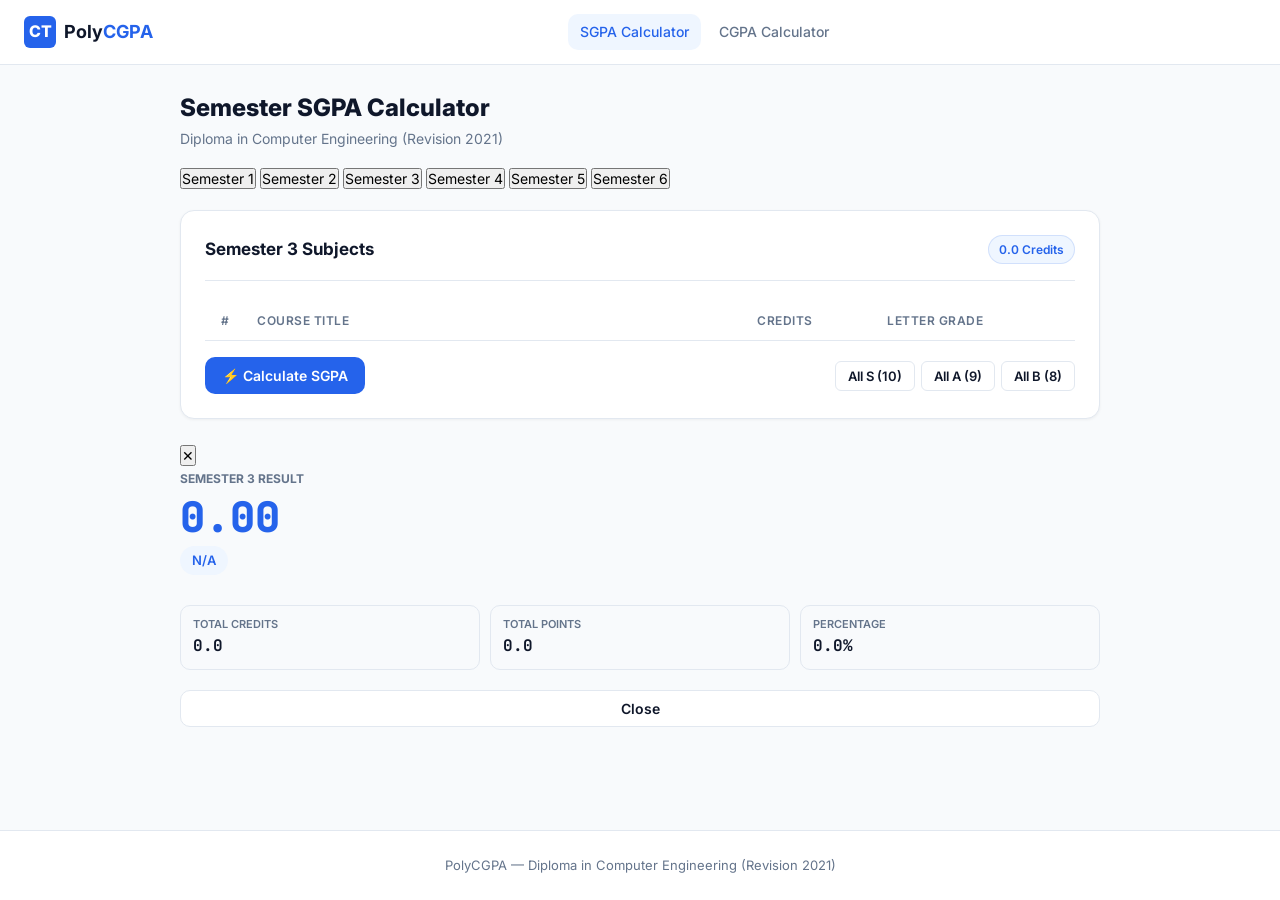
<file: sgpa.html>
<!DOCTYPE html>
<html lang="en">
<head>
    <meta charset="UTF-8">
    <meta name="viewport" content="width=device-width, initial-scale=1.0">
    <title>Semester SGPA Calculator — Computer Engineering</title>
    <link rel="stylesheet" href="css/style.css">
</head>
<body>

    <!-- Navbar -->
    <header class="navbar">
        <a href="index.html" class="logo">
            <span class="logo-icon">CT</span>
            <span>Poly<span>CGPA</span></span>
        </a>

        <nav class="nav-links">
            <a href="sgpa.html" class="nav-link active">SGPA Calculator</a>
            <a href="cgpa.html" class="nav-link">CGPA Calculator</a>
        </nav>

        <div class="nav-actions">
            <div id="navAuth"></div>
        </div>
    </header>

    <!-- Main Content -->
    <main class="container" style="padding-top: 24px; padding-bottom: 40px;">
        <div style="margin-bottom: 16px;">
            <h1 style="font-size: 24px; font-weight: 800;">Semester SGPA Calculator</h1>
            <p style="color: var(--text-muted); font-size: 14px;">
                Diploma in Computer Engineering (Revision 2021)
            </p>
        </div>

        <!-- Semester Selection Pills -->
        <div class="sem-pills no-print" id="semPills" style="margin-bottom: 18px;">
            <button type="button" class="sem-pill" data-sem="1">Semester 1</button>
            <button type="button" class="sem-pill" data-sem="2">Semester 2</button>
            <button type="button" class="sem-pill active" data-sem="3">Semester 3</button>
            <button type="button" class="sem-pill" data-sem="4">Semester 4</button>
            <button type="button" class="sem-pill" data-sem="5">Semester 5</button>
            <button type="button" class="sem-pill" data-sem="6">Semester 6</button>
        </div>

        <!-- Elective Selector (S5 & S6) -->
        <div id="electiveRow" style="display: none; margin-bottom: 16px; background: var(--surface); padding: 14px 18px; border-radius: var(--radius); border: 1px solid var(--border);"></div>

        <!-- Subjects Table Card -->
        <div class="card">
            <div class="card-header">
                <h3 class="card-title" id="semTitle">Semester 3 Subjects</h3>
                <span class="badge" id="creditsBadge">20.0 Credits</span>
            </div>

            <div class="table-wrap">
                <table class="table">
                    <thead>
                        <tr>
                            <th style="width: 40px; text-align: center;">#</th>
                            <th>Course Title</th>
                            <th style="width: 130px;">Credits</th>
                            <th style="width: 200px;">Letter Grade</th>
                        </tr>
                    </thead>
                    <tbody id="subjectsTbody"></tbody>
                </table>
            </div>

            <!-- Actions Bar -->
            <div class="action-bar no-print" style="margin-top: 14px;">
                <button type="button" class="btn btn-primary" id="calculateBtn">⚡ Calculate SGPA</button>

                <div style="display: flex; gap: 6px; flex-wrap: wrap;">
                    <button type="button" class="btn btn-secondary btn-sm" onclick="setAllGrades('S')">All S (10)</button>
                    <button type="button" class="btn btn-secondary btn-sm" onclick="setAllGrades('A')">All A (9)</button>
                    <button type="button" class="btn btn-secondary btn-sm" onclick="setAllGrades('B')">All B (8)</button>
                </div>
            </div>
        </div>

        <!-- Result Popup Modal -->
        <div class="modal-overlay" id="resultModal">
            <div class="modal-box">
                <button type="button" class="modal-close-btn" id="closeModalBtn" title="Close">✕</button>
                <div style="font-size: 12px; font-weight: 700; color: var(--text-muted); text-transform: uppercase;" id="resultHeaderLabel">
                    SEMESTER 3 RESULT
                </div>
                <div class="result-score" id="resultScore">10.00</div>
                <div class="result-badge" id="resultClass">First Class with Distinction</div>

                <div class="result-grid">
                    <div class="stat-box">
                        <span>Total Credits</span>
                        <strong id="resultCredits">20.0</strong>
                    </div>
                    <div class="stat-box">
                        <span>Total Points</span>
                        <strong id="resultPoints">200.0</strong>
                    </div>
                    <div class="stat-box">
                        <span>Percentage</span>
                        <strong id="resultPercent">95.0%</strong>
                    </div>
                </div>

                <div style="margin-top: 20px;">
                    <button type="button" class="btn btn-secondary" style="width: 100%;" id="modalOkBtn">Close</button>
                </div>
            </div>
        </div>
    </main>

    <!-- Footer -->
    <footer>
        <p>PolyCGPA — Diploma in Computer Engineering (Revision 2021)</p>
    </footer>

    <!-- Scripts -->
    <script src="js/data.js"></script>
    <script src="js/calculator.js"></script>
    <script src="js/app.js"></script>
    <script>
        let currentSem = 3;
        let s5Elective = "5133A";
        let s6Elective = "6131A";
        let subjects = [];

        const ELECTIVES_S5 = {
            "5133A": { name: "Virtualisation Technology & Cloud Computing", lab: "Virtualisation Tech & Cloud Lab" },
            "5133B": { name: "Ethical Hacking", lab: "Ethical Hacking Lab" },
            "5133C": { name: "Fundamentals of AI & Machine Learning", lab: "Fundamentals of AI & ML Lab" }
        };

        const ELECTIVES_S6 = {
            "6131A": "Internet of Things",
            "6131B": "Server Administration",
            "6131C": "Software Testing",
            "6131D": "Introduction to 5G"
        };

        function init() {
            const sem = parseInt(new URLSearchParams(location.search).get("sem"), 10);
            if (sem >= 1 && sem <= 6) currentSem = sem;

            // Semester pill selection
            document.getElementById("semPills").onclick = (e) => {
                const btn = e.target.closest(".sem-pill");
                if (btn && +btn.dataset.sem !== currentSem) {
                    currentSem = +btn.dataset.sem;
                    updateUI();
                    loadCurriculum();
                }
            };

            // Modal open & close
            const modal = document.getElementById("resultModal");
            document.getElementById("calculateBtn").onclick = () => { syncAndCalculate(); modal.classList.add("active"); };
            modal.onclick = (e) => { if (e.target.id === "resultModal" || e.target.closest("#closeModalBtn, #modalOkBtn")) modal.classList.remove("active"); };
            document.onkeydown = (e) => { if (e.key === "Escape") modal.classList.remove("active"); };

            updateUI();
            loadCurriculum();
        }

        function updateUI() {
            document.querySelectorAll(".sem-pill").forEach(p => p.classList.toggle("active", +p.dataset.sem === currentSem));
            document.getElementById("semTitle").textContent = `Semester ${currentSem} Subjects`;
            document.getElementById("resultHeaderLabel").textContent = `SEMESTER ${currentSem} RESULT`;

            const row = document.getElementById("electiveRow");
            if (currentSem === 5) {
                row.style.display = "block";
                row.innerHTML = `<label style="font-size:13px; font-weight:600; display:block; margin-bottom:6px;">Choose Program Elective I:</label>
                    <select id="s5Select" class="form-control">${Object.keys(ELECTIVES_S5).map(k => `<option value="${k}" ${s5Elective === k ? 'selected' : ''}>${ELECTIVES_S5[k].name}</option>`).join('')}</select>`;
                document.getElementById("s5Select").onchange = (e) => { s5Elective = e.target.value; loadCurriculum(); };
            } else if (currentSem === 6) {
                row.style.display = "block";
                row.innerHTML = `<label style="font-size:13px; font-weight:600; display:block; margin-bottom:6px;">Choose Program Elective II:</label>
                    <select id="s6Select" class="form-control">${Object.keys(ELECTIVES_S6).map(k => `<option value="${k}" ${s6Elective === k ? 'selected' : ''}>${ELECTIVES_S6[k]}</option>`).join('')}</select>`;
                document.getElementById("s6Select").onchange = (e) => { s6Elective = e.target.value; loadCurriculum(); };
            } else {
                row.style.display = "none";
            }
        }

        function loadCurriculum() {
            subjects = DataService.getSubjects(currentSem).map(s => ({ ...s, grade: "S", points: 10 }));
            if (currentSem === 5 && ELECTIVES_S5[s5Elective]) {
                if (subjects[2]) subjects[2].name = ELECTIVES_S5[s5Elective].name;
                if (subjects[5]) subjects[5].name = ELECTIVES_S5[s5Elective].lab;
            } else if (currentSem === 6 && ELECTIVES_S6[s6Elective] && subjects[1]) {
                subjects[1].name = ELECTIVES_S6[s6Elective];
            }
            render();
        }

        function setAllGrades(gradeKey) {
            const pts = DataService.getGradePoints(gradeKey);
            subjects.forEach(s => { s.grade = gradeKey; s.points = pts; });
            render();
        }

        function render() {
            const scale = DataService.getGradingScale();
            document.getElementById("subjectsTbody").innerHTML = subjects.map((s, idx) => `
                <tr>
                    <td style="text-align: center; color: var(--text-muted); font-weight: 600;">${idx + 1}</td>
                    <td>
                        <input type="text" class="form-control" value="${s.name}" onchange="subjects[${idx}].name=this.value; syncAndCalculate();" style="padding: 6px 10px; font-weight: 500;">
                        ${s.code ? `<small style="color: var(--text-muted); font-family: var(--font-mono); font-size: 11px;">Code: ${s.code}</small>` : ''}
                    </td>
                    <td style="width: 120px;">
                        <input type="number" step="0.5" min="0.5" max="25" class="form-control" value="${s.credits}" onchange="subjects[${idx}].credits=parseFloat(this.value)||0; syncAndCalculate();" style="padding: 6px 10px; font-family: var(--font-mono);">
                    </td>
                    <td style="width: 200px;">
                        <select class="form-control" onchange="subjects[${idx}].grade=this.value; subjects[${idx}].points=DataService.getGradePoints(this.value); syncAndCalculate();" style="padding: 6px 10px;">
                            ${scale.map(g => `<option value="${g.grade}" ${g.grade === s.grade ? 'selected' : ''}>${g.grade} (${g.points} pts)</option>`).join('')}
                        </select>
                    </td>
                </tr>
            `).join('');

            syncAndCalculate();
        }

        function syncAndCalculate() {
            const res = Calculator.calculateSGPA(subjects);
            document.getElementById("creditsBadge").textContent = `${res.totalCredits.toFixed(1)} Credits`;
            document.getElementById("resultScore").textContent = res.isValid ? res.sgpa.toFixed(2) : "0.00";
            document.getElementById("resultClass").textContent = res.academicClass;
            document.getElementById("resultCredits").textContent = res.totalCredits.toFixed(1);
            document.getElementById("resultPoints").textContent = res.totalPoints.toFixed(1);
            document.getElementById("resultPercent").textContent = `${res.percentage}%`;
        }

        document.addEventListener("DOMContentLoaded", init);
    </script>
</body>
</html>
</file>
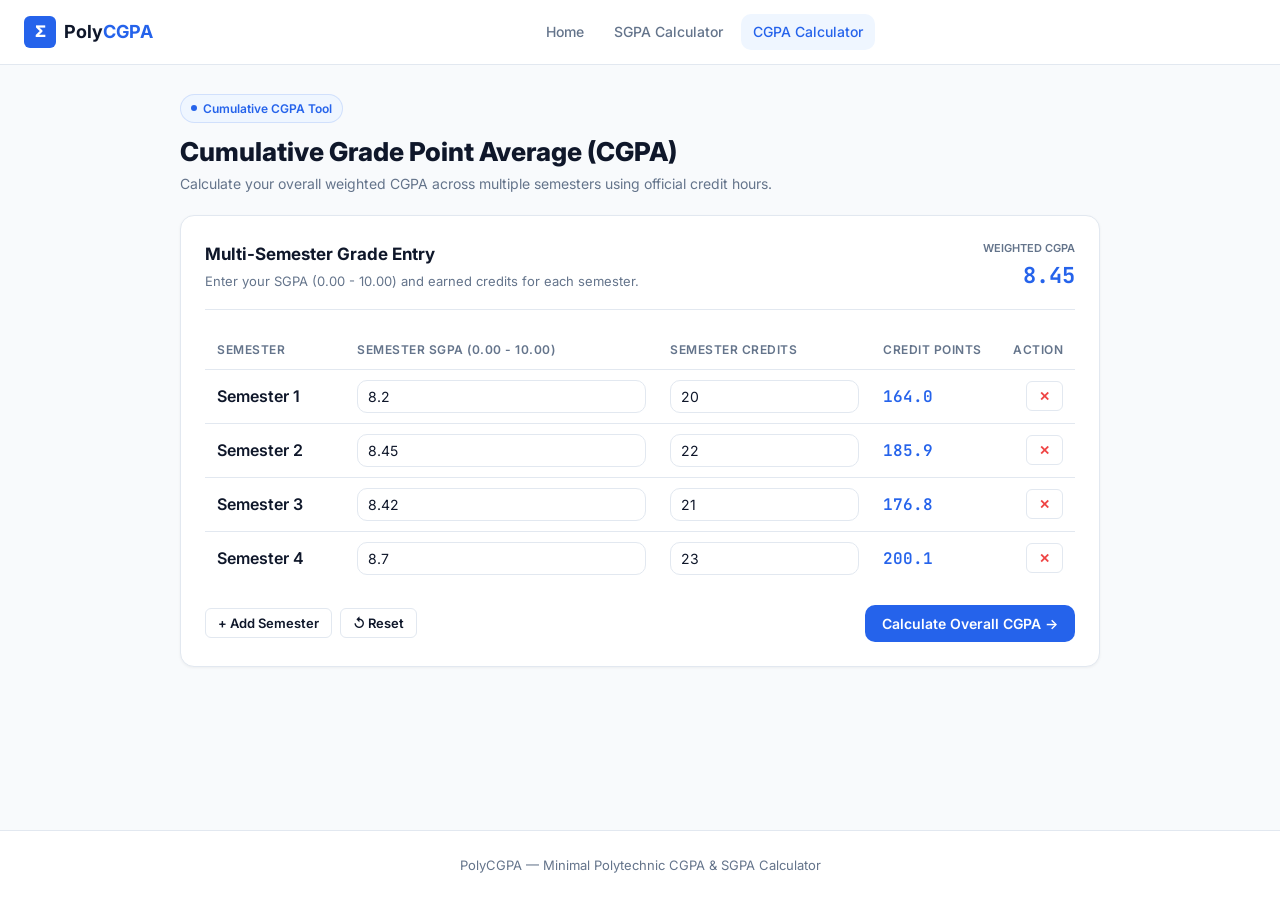
<file: backup_poly_cgpa_calculator/cgpa.html>
<!DOCTYPE html>
<html lang="en">
<head>
    <meta charset="UTF-8">
    <meta name="viewport" content="width=device-width, initial-scale=1.0">
    <title>Cumulative CGPA Calculator — PolyCGPA</title>
    <link rel="stylesheet" href="css/style.css">
</head>
<body>

    <!-- Navigation Header -->
    <header class="navbar">
        <a href="index.html" class="logo">
            <span class="logo-icon">Σ</span>
            <span>Poly<span>CGPA</span></span>
        </a>

        <nav class="nav-links">
            <a href="index.html" class="nav-link">Home</a>
            <a href="sgpa.html" class="nav-link">SGPA Calculator</a>
            <a href="cgpa.html" class="nav-link active">CGPA Calculator</a>
        </nav>

        <div class="nav-actions">
            <div id="navAuthContainer"></div>
        </div>
    </header>

    <!-- Main Content -->
    <main class="container" style="padding-top: 28px; padding-bottom: 40px;">
        <div style="margin-bottom: 20px;">
            <span class="badge" style="margin-bottom: 8px;">
                <span class="dot"></span> Cumulative CGPA Tool
            </span>
            <h1 style="font-size: 26px; font-weight: 800;">Cumulative Grade Point Average (CGPA)</h1>
            <p style="color: var(--text-muted); font-size: 14px;">
                Calculate your overall weighted CGPA across multiple semesters using official credit hours.
            </p>
        </div>

        <!-- Calculator Form Card -->
        <form id="cgpaForm">
            <div class="card">
                <div class="card-header">
                    <div>
                        <h3 class="card-title">Multi-Semester Grade Entry</h3>
                        <p class="card-sub">Enter your SGPA (0.00 - 10.00) and earned credits for each semester.</p>
                    </div>

                    <div style="text-align: right;">
                        <span style="font-size: 11px; color: var(--text-muted); display: block; font-weight: 600;">WEIGHTED CGPA</span>
                        <strong style="font-size: 22px; font-family: var(--font-mono); color: var(--primary);" id="cgpaLiveScore">8.44</strong>
                    </div>
                </div>

                <!-- Semesters Table -->
                <div class="table-wrap">
                    <table class="table">
                        <thead>
                            <tr>
                                <th style="width: 140px;">Semester</th>
                                <th>Semester SGPA (0.00 - 10.00)</th>
                                <th>Semester Credits</th>
                                <th style="width: 130px;">Credit Points</th>
                                <th style="width: 60px; text-align: right;" class="no-print">Action</th>
                            </tr>
                        </thead>
                        <tbody id="cgpaTbody">
                            <!-- Populated dynamically -->
                        </tbody>
                    </table>
                </div>

                <!-- Actions Bar -->
                <div class="action-bar no-print">
                    <div style="display: flex; gap: 8px;">
                        <button type="button" class="btn btn-secondary btn-sm" id="addRowBtn">
                            + Add Semester
                        </button>
                        <button type="button" class="btn btn-secondary btn-sm" id="resetBtn">
                            ↺ Reset
                        </button>
                    </div>

                    <button type="submit" class="btn btn-primary">
                        Calculate Overall CGPA →
                    </button>
                </div>
            </div>
        </form>

        <!-- CGPA RESULT CARD -->
        <div class="result-card" id="resultCard" style="display: none;">
            <div style="font-size: 12px; font-weight: 600; color: var(--text-muted); text-transform: uppercase;">
                CUMULATIVE ACADEMIC PERFORMANCE
            </div>
            <div class="result-score" id="resultScore">8.44</div>
            <div class="result-badge" id="resultClass">First Class with Distinction</div>

            <div class="result-grid">
                <div class="stat-box">
                    <span>Completed Terms</span>
                    <strong id="resultTerms">4 Semesters</strong>
                </div>
                <div class="stat-box">
                    <span>Total Credits</span>
                    <strong id="resultCredits">86</strong>
                </div>
                <div class="stat-box">
                    <span>Total Points</span>
                    <strong id="resultPoints">725.8</strong>
                </div>
                <div class="stat-box">
                    <span>Equivalent %</span>
                    <strong id="resultPercent">80.2%</strong>
                </div>
            </div>

            <div style="margin-top: 18px; display: flex; justify-content: space-between; align-items: center; flex-wrap: wrap; gap: 12px;" class="no-print">
                <span style="font-size: 12px; color: var(--text-muted);">
                    Official Standard Formula: <strong>Percentage = CGPA × 9.5</strong>
                </span>
                <button type="button" class="btn btn-secondary btn-sm" onclick="window.print()">
                    🖨 Print CGPA Report
                </button>
            </div>
        </div>
    </main>

    <!-- Footer -->
    <footer>
        <p>PolyCGPA — Minimal Polytechnic CGPA & SGPA Calculator</p>
    </footer>

    <!-- Scripts -->
    <script src="js/data.js"></script>
    <script src="js/calculator.js"></script>
    <script src="js/app.js"></script>
    <script>
        const CgpaController = {
            semesters: [
                { id: "s1", semester: 1, sgpa: 8.20, credits: 20 },
                { id: "s2", semester: 2, sgpa: 8.45, credits: 22 },
                { id: "s3", semester: 3, sgpa: 8.42, credits: 21 },
                { id: "s4", semester: 4, sgpa: 8.70, credits: 23 }
            ],

            init() {
                this.bindEvents();
                this.render();
            },

            bindEvents() {
                document.getElementById("addRowBtn").addEventListener("click", () => this.addSemesterRow());
                document.getElementById("resetBtn").addEventListener("click", () => {
                    this.semesters = [
                        { id: `s1_${Date.now()}`, semester: 1, sgpa: 8.20, credits: 20 },
                        { id: `s2_${Date.now()}`, semester: 2, sgpa: 8.45, credits: 22 },
                        { id: `s3_${Date.now()}`, semester: 3, sgpa: 8.42, credits: 21 }
                    ];
                    this.render();
                    document.getElementById("resultCard").style.display = "none";
                    App.toast("Reset semester inputs.", "info");
                });

                document.getElementById("cgpaForm").addEventListener("submit", (e) => {
                    e.preventDefault();
                    this.calculateAndShowResult();
                });
            },

            render() {
                const tbody = document.getElementById("cgpaTbody");
                tbody.innerHTML = this.semesters.map((sem, idx) => `
                    <tr data-id="${sem.id}">
                        <td style="font-weight: 600;">
                            Semester ${idx + 1}
                        </td>
                        <td>
                            <input type="number" step="0.01" min="0" max="10" class="form-control sem-sgpa" value="${sem.sgpa}" placeholder="e.g. 8.50" required style="padding: 7px 10px;">
                        </td>
                        <td>
                            <input type="number" step="1" min="1" max="50" class="form-control sem-credits" value="${sem.credits}" placeholder="e.g. 22" required style="padding: 7px 10px;">
                        </td>
                        <td style="font-family: var(--font-mono); font-weight: 600; color: var(--primary);" class="sem-points">
                            ${(sem.sgpa * sem.credits).toFixed(1)}
                        </td>
                        <td style="text-align: right; width: 60px;" class="no-print">
                            <button type="button" class="btn btn-danger btn-sm" onclick="CgpaController.removeRow('${sem.id}')" title="Remove semester">✕</button>
                        </td>
                    </tr>
                `).join('');

                tbody.querySelectorAll(".sem-sgpa, .sem-credits").forEach(input => {
                    input.addEventListener("input", () => this.syncAndLiveUpdate());
                });

                this.syncAndLiveUpdate();
            },

            syncAndLiveUpdate() {
                const rows = document.querySelectorAll("#cgpaTbody tr[data-id]");
                this.semesters = Array.from(rows).map((row, idx) => {
                    const id = row.getAttribute("data-id");
                    const sgpa = parseFloat(row.querySelector(".sem-sgpa")?.value) || 0;
                    const credits = parseFloat(row.querySelector(".sem-credits")?.value) || 0;

                    const previewCell = row.querySelector(".sem-points");
                    if (previewCell) previewCell.textContent = (sgpa * credits).toFixed(1);

                    return { id, semester: idx + 1, sgpa, credits };
                });

                const res = Calculator.calculateCGPA(this.semesters);
                const liveBadge = document.getElementById("cgpaLiveScore");
                if (liveBadge && res.isValid) {
                    liveBadge.textContent = res.cgpa.toFixed(2);
                }
            },

            addSemesterRow() {
                if (this.semesters.length >= 8) {
                    App.toast("Maximum 8 semesters supported.", "warning");
                    return;
                }

                const nextNum = this.semesters.length + 1;
                this.semesters.push({
                    id: `sem_${nextNum}_${Date.now()}`,
                    semester: nextNum,
                    sgpa: 8.50,
                    credits: 22
                });

                this.render();
                App.toast(`Semester ${nextNum} row added.`, "info");
            },

            removeRow(id) {
                if (this.semesters.length <= 1) {
                    App.toast("At least one semester is required.", "warning");
                    return;
                }
                this.semesters = this.semesters.filter(s => s.id !== id);
                this.render();
            },

            calculateAndShowResult() {
                this.syncAndLiveUpdate();
                const res = Calculator.calculateCGPA(this.semesters);

                if (!res.isValid) {
                    App.toast(res.error || "Please check semester inputs.", "error");
                    return;
                }

                document.getElementById("resultScore").textContent = res.cgpa.toFixed(2);
                document.getElementById("resultClass").textContent = res.academicClass;
                document.getElementById("resultTerms").textContent = `${res.completedSemesters} Semesters`;
                document.getElementById("resultCredits").textContent = res.totalCredits;
                document.getElementById("resultPoints").textContent = res.totalPoints.toFixed(1);
                document.getElementById("resultPercent").textContent = `${res.percentage}%`;

                const resultCard = document.getElementById("resultCard");
                resultCard.style.display = "block";
                resultCard.scrollIntoView({ behavior: "smooth", block: "nearest" });

                App.toast(`Overall CGPA: ${res.cgpa.toFixed(2)} (${res.academicClass})`, "success");
            }
        };

        document.addEventListener("DOMContentLoaded", () => {
            CgpaController.init();
        });
    </script>
</body>
</html>
</file>
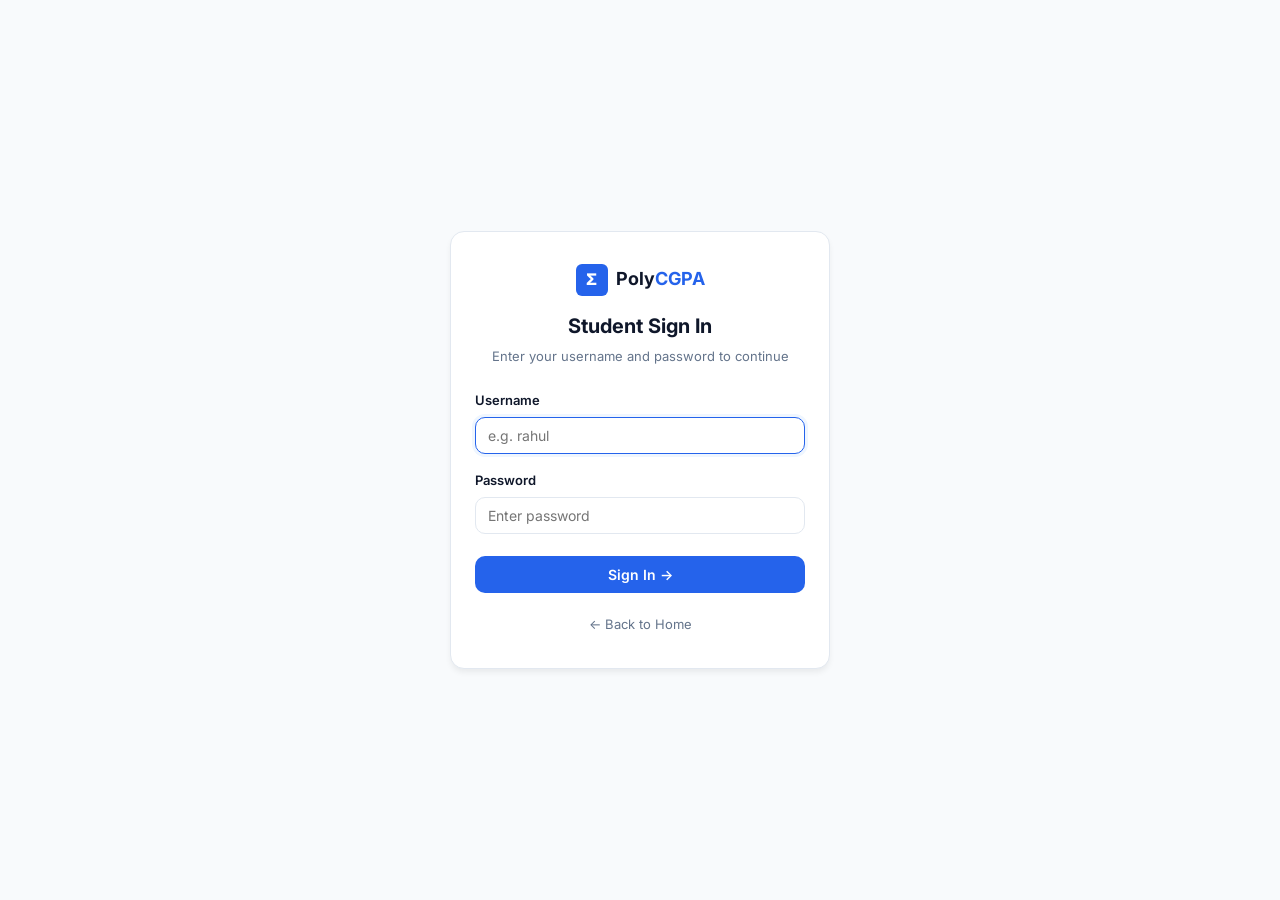
<file: backup_poly_cgpa_calculator/login.html>
<!DOCTYPE html>
<html lang="en">
<head>
    <meta name="viewport" content="width=device-width, initial-scale=1.0">
    <title>Sign In — PolyCGPA</title>
    <link rel="stylesheet" href="css/style.css">
</head>
<body>

    <div class="login-wrap">
        <div class="login-card">
            <div style="text-align: center; margin-bottom: 24px;">
                <a href="index.html" class="logo" style="justify-content: center; margin-bottom: 14px;">
                    <span class="logo-icon">Σ</span>
                    <span>Poly<span>CGPA</span></span>
                </a>
                <h1 style="font-size: 20px; font-weight: 700; margin-bottom: 4px;">Student Sign In</h1>
                <p style="font-size: 13px; color: var(--text-muted);">Enter your username and password to continue</p>
            </div>

            <form id="loginForm">
                <div class="form-group">
                    <label for="username">Username</label>
                    <input type="text" id="username" class="form-control" placeholder="e.g. rahul" required autofocus>
                </div>

                <div class="form-group" style="margin-bottom: 22px;">
                    <label for="password">Password</label>
                    <input type="password" id="password" class="form-control" placeholder="Enter password" required>
                </div>

                <button type="submit" class="btn btn-primary" style="width: 100%;">
                    Sign In →
                </button>
            </form>

            <div style="text-align: center; margin-top: 18px;">
                <a href="index.html" style="font-size: 13px; color: var(--text-muted);">
                    ← Back to Home
                </a>
            </div>
        </div>
    </div>

    <!-- Scripts -->
    <script src="js/app.js"></script>
    <script>
        document.getElementById("loginForm").addEventListener("submit", (event) => {
            event.preventDefault();
            const username = document.getElementById("username").value.trim();
            if (!username) return;

            localStorage.setItem("polycgpa_user", username);
            window.location.href = "index.html";
        });
    </script>
</body>
</html>
</file>
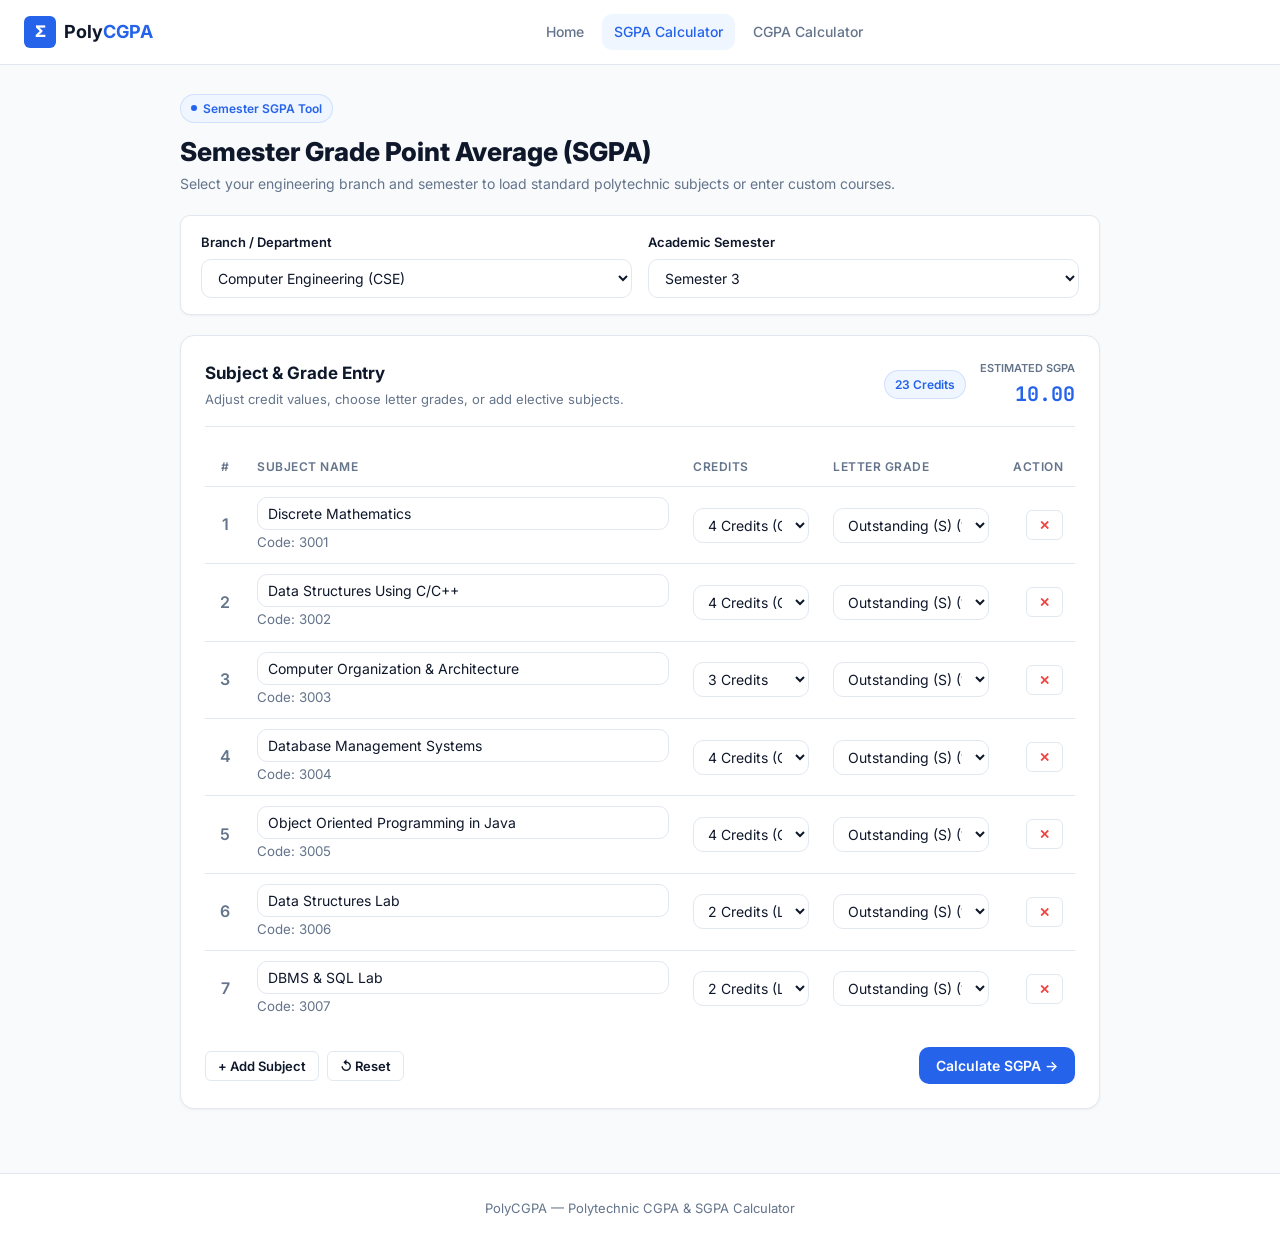
<file: backup_poly_cgpa_calculator/sgpa.html>
<!DOCTYPE html>
<html lang="en">
<head>
    <meta charset="UTF-8">
    <meta name="viewport" content="width=device-width, initial-scale=1.0">
    <title>Semester SGPA Calculator — PolyCGPA</title>
    <link rel="stylesheet" href="css/style.css">
</head>
<body>

    <!-- Navigation Header -->
    <header class="navbar">
        <a href="index.html" class="logo">
            <span class="logo-icon">Σ</span>
            <span>Poly<span>CGPA</span></span>
        </a>

        <nav class="nav-links">
            <a href="index.html" class="nav-link">Home</a>
            <a href="sgpa.html" class="nav-link active">SGPA Calculator</a>
            <a href="cgpa.html" class="nav-link">CGPA Calculator</a>
        </nav>

        <div class="nav-actions">
            <div id="navAuthContainer"></div>
        </div>
    </header>

    <!-- Main Content -->
    <main class="container" style="padding-top: 28px; padding-bottom: 40px;">
        <div style="margin-bottom: 20px;">
            <span class="badge" style="margin-bottom: 8px;">
                <span class="dot"></span> Semester SGPA Tool
            </span>
            <h1 style="font-size: 26px; font-weight: 800;">Semester Grade Point Average (SGPA)</h1>
            <p style="color: var(--text-muted); font-size: 14px;">
                Select your engineering branch and semester to load standard polytechnic subjects or enter custom courses.
            </p>
        </div>

        <!-- Branch & Semester Selection -->
        <div class="filter-bar no-print">
            <div>
                <label for="selectDepartment" style="font-size: 13px; font-weight: 600; display: block; margin-bottom: 6px;">Branch / Department</label>
                <select id="selectDepartment" class="form-control">
                    <option value="cse">Computer Engineering (CSE)</option>
                    <option value="ece">Electronics Engineering (ECE)</option>
                    <option value="eee">Electrical Engineering (EEE)</option>
                    <option value="civil">Civil Engineering (CE)</option>
                    <option value="mech">Mechanical Engineering (ME)</option>
                </select>
            </div>

            <div>
                <label for="selectSemester" style="font-size: 13px; font-weight: 600; display: block; margin-bottom: 6px;">Academic Semester</label>
                <select id="selectSemester" class="form-control">
                    <option value="1">Semester 1</option>
                    <option value="2">Semester 2</option>
                    <option value="3" selected>Semester 3</option>
                    <option value="4">Semester 4</option>
                    <option value="5">Semester 5</option>
                    <option value="6">Semester 6</option>
                </select>
            </div>
        </div>

        <!-- Calculator Form -->
        <form id="sgpaForm">
            <div class="card">
                <div class="card-header">
                    <div>
                        <h3 class="card-title">Subject & Grade Entry</h3>
                        <p class="card-sub">Adjust credit values, choose letter grades, or add elective subjects.</p>
                    </div>

                    <div style="display: flex; align-items: center; gap: 14px;">
                        <span class="badge" id="creditsBadge">23 Credits</span>
                        <div style="text-align: right;">
                            <span style="font-size: 11px; color: var(--text-muted); display: block; font-weight: 600;">ESTIMATED SGPA</span>
                            <strong style="font-size: 20px; font-family: var(--font-mono); color: var(--primary);" id="liveSgpa">9.13</strong>
                        </div>
                    </div>
                </div>

                <!-- Subjects Table -->
                <div class="table-wrap">
                    <table class="table">
                        <thead>
                            <tr>
                                <th style="width: 40px; text-align: center;">#</th>
                                <th>Subject Name</th>
                                <th style="width: 140px;">Credits</th>
                                <th style="width: 180px;">Letter Grade</th>
                                <th style="width: 60px; text-align: right;" class="no-print">Action</th>
                            </tr>
                        </thead>
                        <tbody id="subjectsTbody">
                            <!-- Populated dynamically -->
                        </tbody>
                    </table>
                </div>

                <!-- Actions Bar -->
                <div class="action-bar no-print">
                    <div style="display: flex; gap: 8px;">
                        <button type="button" class="btn btn-secondary btn-sm" id="addSubjectBtn">
                            + Add Subject
                        </button>
                        <button type="button" class="btn btn-secondary btn-sm" id="resetBtn">
                            ↺ Reset
                        </button>
                    </div>

                    <button type="submit" class="btn btn-primary">
                        Calculate SGPA →
                    </button>
                </div>
            </div>
        </form>
    </main>

    <!-- RESULT MODAL -->
    <div class="modal" id="resultModal">
        <div class="modal-dialog">
            <div class="modal-header">
                <h3 class="card-title">Semester Result Summary</h3>
                <button type="button" class="modal-close" data-close-modal>&times;</button>
            </div>
            <div class="modal-body">
                <div class="result-card" style="margin-top: 0;">
                    <div style="font-size: 12px; font-weight: 600; color: var(--text-muted); text-transform: uppercase;" id="resultDeptLabel">
                        SEMESTER 3 • COMPUTER ENGG
                    </div>
                    <div class="result-score" id="resultScore">8.83</div>
                    <div class="result-badge" id="resultClass">First Class with Distinction</div>

                    <div class="result-grid">
                        <div class="stat-box">
                            <span>Total Credits</span>
                            <strong id="resultCredits">23</strong>
                        </div>
                        <div class="stat-box">
                            <span>Total Points</span>
                            <strong id="resultPoints">203.0</strong>
                        </div>
                        <div class="stat-box">
                            <span>Percentage</span>
                            <strong id="resultPercent">83.9%</strong>
                        </div>
                    </div>
                </div>
            </div>
            <div class="modal-footer no-print">
                <button type="button" class="btn btn-secondary" data-close-modal>Close</button>
                <button type="button" class="btn btn-primary" onclick="window.print()">🖨 Print Result</button>
            </div>
        </div>
    </div>

    <!-- Footer -->
    <footer>
        <p>PolyCGPA — Polytechnic CGPA & SGPA Calculator</p>
    </footer>

    <!-- Scripts -->
    <script src="js/data.js"></script>
    <script src="js/calculator.js"></script>
    <script src="js/app.js"></script>
    <script>
        const SgpaController = {
            currentDept: "cse",
            currentSem: 3,
            subjects: [],

            init() {
                const deptSelect = document.getElementById("selectDepartment");
                const semSelect = document.getElementById("selectSemester");

                if (deptSelect) deptSelect.value = this.currentDept;
                if (semSelect) semSelect.value = this.currentSem;

                this.bindEvents();
                this.loadCurriculum();
            },

            bindEvents() {
                document.getElementById("selectDepartment").addEventListener("change", (e) => {
                    this.currentDept = e.target.value;
                    this.loadCurriculum();
                });

                document.getElementById("selectSemester").addEventListener("change", (e) => {
                    this.currentSem = parseInt(e.target.value, 10);
                    this.loadCurriculum();
                });

                document.getElementById("addSubjectBtn").addEventListener("click", () => {
                    this.addCustomSubject();
                });

                document.getElementById("resetBtn").addEventListener("click", () => {
                    this.loadCurriculum();
                    App.toast("Reset to official curriculum subjects.", "info");
                });

                document.getElementById("sgpaForm").addEventListener("submit", (e) => {
                    e.preventDefault();
                    this.calculateAndOpenModal();
                });

                document.querySelectorAll("[data-close-modal]").forEach(btn => {
                    btn.addEventListener("click", () => {
                        document.getElementById("resultModal").classList.remove("active");
                    });
                });
            },

            loadCurriculum() {
                const raw = DataService.getSubjects(this.currentDept, this.currentSem);
                this.subjects = raw.map((s, idx) => ({
                    id: `sub_${idx}_${Date.now()}`,
                    name: s.name,
                    code: s.code || "",
                    credits: s.credits || 4,
                    grade: "A+",
                    points: 10
                }));

                this.render();
            },

            render() {
                const tbody = document.getElementById("subjectsTbody");
                const gradingScale = DataService.getGradingScale();

                if (this.subjects.length === 0) {
                    tbody.innerHTML = `
                        <tr>
                            <td colspan="5" style="text-align: center; color: var(--text-muted); padding: 24px;">
                                No subjects found. Click "+ Add Subject" to add courses.
                            </td>
                        </tr>
                    `;
                    return;
                }

                tbody.innerHTML = this.subjects.map((s, idx) => `
                    <tr data-id="${s.id}">
                        <td style="text-align: center; font-weight: 600; color: var(--text-muted);">${idx + 1}</td>
                        <td>
                            <input type="text" class="form-control course-name" value="${s.name}" placeholder="Course Title" required style="padding: 7px 10px;">
                            ${s.code ? `<small style="color:var(--text-muted); display:block; margin-top:2px;">Code: ${s.code}</small>` : ''}
                        </td>
                        <td style="width: 140px;">
                            <select class="form-control course-credits" style="padding: 7px 10px;">
                                <option value="1" ${s.credits === 1 ? 'selected' : ''}>1 Credit</option>
                                <option value="2" ${s.credits === 2 ? 'selected' : ''}>2 Credits (Lab)</option>
                                <option value="3" ${s.credits === 3 ? 'selected' : ''}>3 Credits</option>
                                <option value="4" ${s.credits === 4 ? 'selected' : ''}>4 Credits (Core)</option>
                                <option value="5" ${s.credits === 5 ? 'selected' : ''}>5 Credits</option>
                                <option value="6" ${s.credits === 6 ? 'selected' : ''}>6 Credits (Project)</option>
                            </select>
                        </td>
                        <td style="width: 180px;">
                            <select class="form-control course-grade" style="padding: 7px 10px;">
                                ${gradingScale.map(g => `
                                    <option value="${g.alias || g.grade}" data-points="${g.points}" ${g.points === s.points ? 'selected' : ''}>
                                        ${g.label} (${g.points} pts)
                                    </option>
                                `).join('')}
                            </select>
                        </td>
                        <td style="text-align: right; width: 60px;" class="no-print">
                            <button type="button" class="btn btn-danger btn-sm" onclick="SgpaController.removeSubject('${s.id}')" title="Remove course">✕</button>
                        </td>
                    </tr>
                `).join('');

                tbody.querySelectorAll(".course-name, .course-credits, .course-grade").forEach(el => {
                    el.addEventListener("change", () => this.syncAndLiveUpdate());
                });

                this.syncAndLiveUpdate();
            },

            syncAndLiveUpdate() {
                const rows = document.querySelectorAll("#subjectsTbody tr[data-id]");
                this.subjects = Array.from(rows).map(row => {
                    const id = row.getAttribute("data-id");
                    const name = row.querySelector(".course-name")?.value || "Course";
                    const credits = parseFloat(row.querySelector(".course-credits")?.value) || 0;
                    const gradeSel = row.querySelector(".course-grade");
                    const grade = gradeSel ? gradeSel.value : "A+";
                    const points = gradeSel ? (parseFloat(gradeSel.options[gradeSel.selectedIndex]?.getAttribute("data-points")) || 0) : 0;
                    return { id, name, credits, grade, points };
                });

                const res = Calculator.calculateSGPA(this.subjects);
                document.getElementById("creditsBadge").textContent = `${res.totalCredits} Credits`;
                document.getElementById("liveSgpa").textContent = res.isValid ? res.sgpa.toFixed(2) : "0.00";
            },

            addCustomSubject() {
                this.subjects.push({
                    id: `custom_${Date.now()}`,
                    name: `Course ${this.subjects.length + 1}`,
                    code: "",
                    credits: 3,
                    grade: "A",
                    points: 9
                });
                this.render();
                App.toast("Subject added.", "info");
            },

            removeSubject(id) {
                if (this.subjects.length <= 1) {
                    App.toast("At least one subject is required.", "warning");
                    return;
                }
                this.subjects = this.subjects.filter(s => s.id !== id);
                this.render();
            },

            calculateAndOpenModal() {
                this.syncAndLiveUpdate();
                const res = Calculator.calculateSGPA(this.subjects);

                if (!res.isValid) {
                    App.toast(res.error || "Please check subject inputs.", "error");
                    return;
                }

                const deptObj = DataService.getDepartmentById(this.currentDept);
                const deptTitle = deptObj ? deptObj.name.toUpperCase() : "POLYTECHNIC";

                document.getElementById("resultDeptLabel").textContent = `SEMESTER ${this.currentSem} • ${deptTitle}`;
                document.getElementById("resultScore").textContent = res.sgpa.toFixed(2);
                document.getElementById("resultClass").textContent = res.academicClass;
                document.getElementById("resultCredits").textContent = res.totalCredits;
                document.getElementById("resultPoints").textContent = res.totalPoints.toFixed(1);
                document.getElementById("resultPercent").textContent = `${res.percentage}%`;

                const modal = document.getElementById("resultModal");
                if (modal) modal.classList.add("active");
                App.toast(`Semester SGPA: ${res.sgpa.toFixed(2)} (${res.academicClass})`, "success");
            }
        };

        document.addEventListener("DOMContentLoaded", () => {
            SgpaController.init();
        });
    </script>
</body>
</html>
</file>
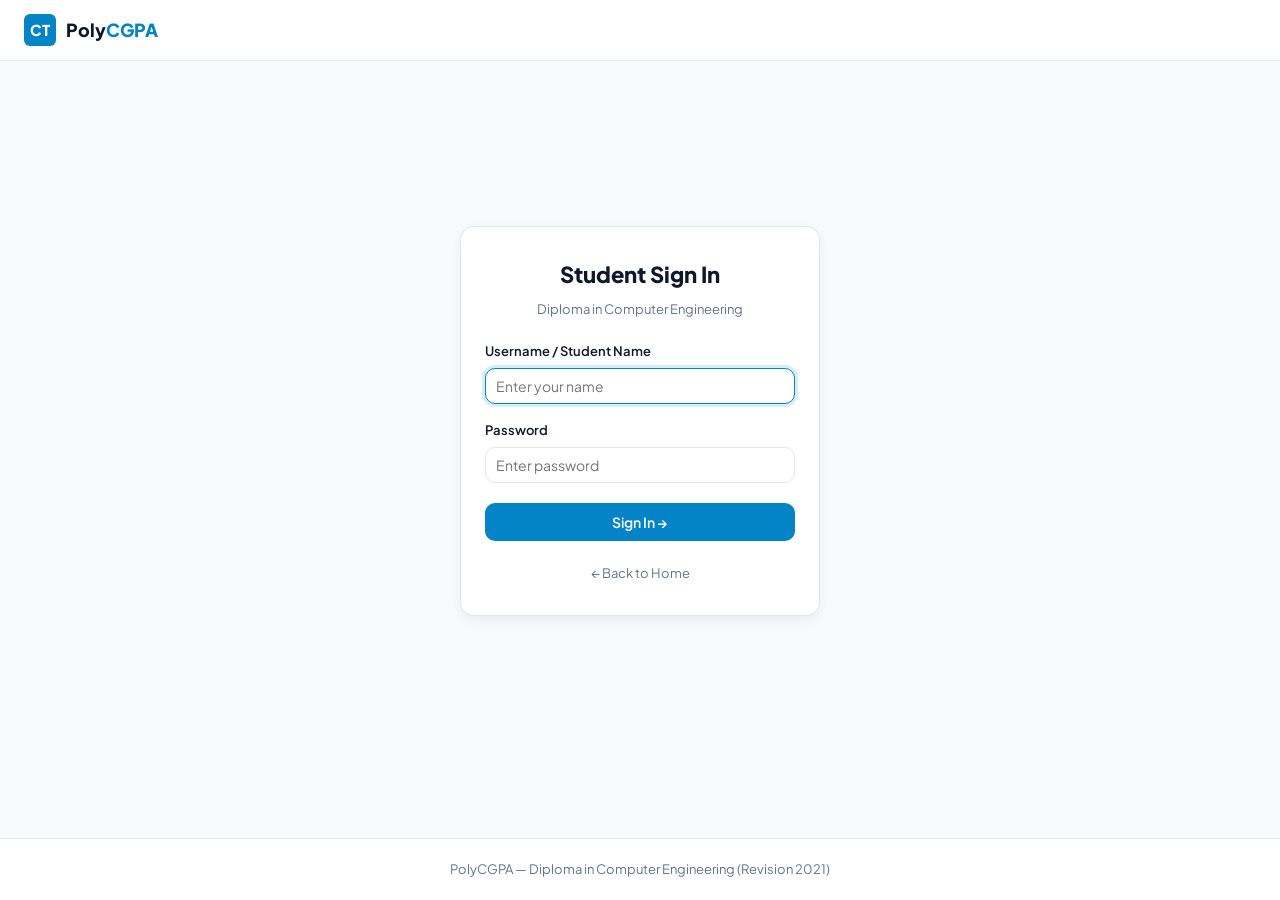
<file: web/login.html>
<!DOCTYPE html>
<html lang="en">
<head>
    <meta charset="UTF-8">
    <meta name="viewport" content="width=device-width, initial-scale=1.0">
    <title>Sign In — PolyCGPA</title>
    <link rel="stylesheet" href="css/style.css">
</head>
<body>

    <!-- Simple Navbar -->
    <header class="navbar">
        <a href="index.html" class="logo">
            <span class="logo-icon">CT</span>
            <span>Poly<span>CGPA</span></span>
        </a>

    </header>

    <!-- Login Content -->
    <main class="login-wrap">
        <div class="login-box">
            <h1 style="font-size: 22px; font-weight: 800; margin-bottom: 6px;">Student Sign In</h1>
            <p style="font-size: 13px; color: var(--text-muted); margin-bottom: 22px;">Diploma in Computer Engineering</p>

            <form id="loginForm">
                <div class="form-group">
                    <label for="username">Username / Student Name</label>
                    <input type="text" id="username" class="form-control" placeholder="Enter your name" required autofocus>
                </div>

                <div class="form-group" style="margin-bottom: 20px;">
                    <label for="password">Password</label>
                    <input type="password" id="password" class="form-control" placeholder="Enter password" required>
                </div>

                <button type="submit" class="btn btn-primary" style="width: 100%;">
                    Sign In →
                </button>
            </form>

            <div style="margin-top: 18px;">
                <a href="index.html" style="font-size: 13px; color: var(--text-muted);">← Back to Home</a>
            </div>
        </div>
    </main>

    <!-- Footer -->
    <footer>
        <p>PolyCGPA — Diploma in Computer Engineering (Revision 2021)</p>
    </footer>

    <!-- Scripts -->
    <script src="js/app.js"></script>
    <script>
        document.getElementById("loginForm").addEventListener("submit", function(e) {
            e.preventDefault();
            const username = document.getElementById("username").value.trim();
            if (!username) {
                alert("Please enter a valid username.");
                return;
            }

            // Print alert using JS
            alert("Signed in successfully! Welcome, " + username + ".");

            // Save login state in localStorage
            localStorage.setItem("polycgpa_user", username);

            // Redirect to home
            window.location.href = "index.html";
        });
    </script>
</body>
</html>
</file>
<file: css/style.css>
@import url('https://fonts.googleapis.com/css2?family=Inter:wght@400;500;600;700;800&family=JetBrains+Mono:wght@500;700&display=swap');

/* =============================================================
   VARIABLES & THEMES
============================================================= */
:root {
    --bg: #F8FAFC;
    --surface: #FFFFFF;
    --card-hover: #F1F5F9;
    
    --primary: #2563EB;
    --primary-hover: #1D4ED8;
    --primary-light: #EFF6FF;
    
    --text: #0F172A;
    --text-muted: #64748B;
    
    --border: #E2E8F0;
    --border-dark: #CBD5E1;
    
    --success: #10B981;
    --warning: #F59E0B;
    --danger: #EF4444;

    --font: 'Inter', -apple-system, BlinkMacSystemFont, 'Segoe UI', Roboto, sans-serif;
    --font-mono: 'JetBrains Mono', monospace;
    
    --radius-sm: 6px;
    --radius-md: 10px;
    --radius-lg: 14px;
    --radius-full: 9999px;
    
    --shadow: 0 1px 3px rgba(0, 0, 0, 0.05);
    --shadow-md: 0 4px 6px -1px rgba(0, 0, 0, 0.07);
}

[data-theme="dark"] {
    --bg: #0F172A;
    --surface: #1E293B;
    --card-hover: #243248;
    
    --primary: #3B82F6;
    --primary-hover: #60A5FA;
    --primary-light: rgba(59, 130, 246, 0.15);
    
    --text: #F8FAFC;
    --text-muted: #94A3B8;
    
    --border: #334155;
    --border-dark: #475569;
    
    --shadow: 0 1px 3px rgba(0, 0, 0, 0.3);
    --shadow-md: 0 4px 10px rgba(0, 0, 0, 0.4);
}

/* =============================================================
   RESET & BASE
============================================================= */
* {
    margin: 0;
    padding: 0;
    box-sizing: border-box;
}

body {
    font-family: var(--font);
    background: var(--bg);
    color: var(--text);
    line-height: 1.6;
    min-height: 100vh;
    display: flex;
    flex-direction: column;
    -webkit-font-smoothing: antialiased;
}

a {
    color: inherit;
    text-decoration: none;
}

button, input, select {
    font-family: inherit;
    font-size: 14px;
}

.container {
    max-width: 960px;
    margin: 0 auto;
    padding: 0 20px;
    width: 100%;
}

/* =============================================================
   NAVBAR
============================================================= */
.navbar {
    display: flex;
    align-items: center;
    justify-content: space-between;
    padding: 14px 24px;
    background: var(--surface);
    border-bottom: 1px solid var(--border);
    position: sticky;
    top: 0;
    z-index: 100;
}

.logo {
    display: flex;
    align-items: center;
    gap: 8px;
    font-weight: 700;
    font-size: 18px;
    color: var(--text);
}

.logo-icon {
    width: 32px;
    height: 32px;
    background: var(--primary);
    border-radius: var(--radius-sm);
    display: flex;
    align-items: center;
    justify-content: center;
    color: #FFF;
    font-weight: 800;
    font-size: 16px;
}

.logo span span {
    color: var(--primary);
}

.nav-links {
    display: flex;
    gap: 6px;
}

.nav-link {
    padding: 7px 12px;
    font-size: 14px;
    font-weight: 500;
    color: var(--text-muted);
    border-radius: var(--radius-md);
    transition: background 0.15s, color 0.15s;
}

.nav-link:hover, .nav-link.active {
    color: var(--primary);
    background: var(--primary-light);
}

.nav-actions {
    display: flex;
    align-items: center;
    gap: 10px;
}

/* =============================================================
   BUTTONS & BADGES
============================================================= */
.btn {
    display: inline-flex;
    align-items: center;
    justify-content: center;
    gap: 6px;
    padding: 9px 16px;
    font-size: 14px;
    font-weight: 600;
    border-radius: var(--radius-md);
    border: 1px solid transparent;
    cursor: pointer;
    transition: all 0.15s ease;
}

.btn-sm {
    padding: 6px 12px;
    font-size: 13px;
    border-radius: var(--radius-sm);
}

.btn-primary {
    background: var(--primary);
    color: #FFF;
}

.btn-primary:hover {
    background: var(--primary-hover);
}

.btn-secondary {
    background: var(--surface);
    color: var(--text);
    border-color: var(--border);
}

.btn-secondary:hover {
    background: var(--card-hover);
    border-color: var(--border-dark);
}

.btn-danger {
    background: transparent;
    color: var(--danger);
    border-color: var(--border);
}

.btn-danger:hover {
    background: rgba(239, 68, 68, 0.1);
    border-color: var(--danger);
}

.badge {
    display: inline-flex;
    align-items: center;
    gap: 6px;
    padding: 4px 10px;
    border-radius: var(--radius-full);
    font-size: 12px;
    font-weight: 600;
    background: var(--primary-light);
    color: var(--primary);
    border: 1px solid rgba(37, 99, 235, 0.15);
}

.dot {
    width: 6px;
    height: 6px;
    border-radius: 50%;
    background: var(--primary);
}

/* =============================================================
   HERO
============================================================= */
.hero {
    padding: 40px 0 28px;
    text-align: center;
}

.hero-badge {
    margin-bottom: 12px;
}

.hero h1 {
    font-size: clamp(26px, 4vw, 36px);
    font-weight: 800;
    letter-spacing: -0.5px;
    margin-bottom: 10px;
}

.hero h1 span {
    color: var(--primary);
}

.hero p {
    font-size: 15px;
    color: var(--text-muted);
    max-width: 580px;
    margin: 0 auto;
}

/* =============================================================
   CARD & GRID
============================================================= */
.card {
    background: var(--surface);
    border: 1px solid var(--border);
    border-radius: var(--radius-lg);
    padding: 24px;
    box-shadow: var(--shadow);
    margin-bottom: 24px;
}

.card-icon {
    width: 44px;
    height: 44px;
    border-radius: var(--radius-md);
    background: var(--primary-light);
    display: flex;
    align-items: center;
    justify-content: center;
    font-size: 22px;
    margin-bottom: 14px;
}

.feature-list {
    list-style: none;
    margin-bottom: 24px;
    display: flex;
    flex-direction: column;
    gap: 8px;
    font-size: 13px;
    color: var(--text-muted);
}

.card-header {
    display: flex;
    align-items: center;
    justify-content: space-between;
    gap: 16px;
    padding-bottom: 16px;
    border-bottom: 1px solid var(--border);
    margin-bottom: 20px;
    flex-wrap: wrap;
}

.card-title {
    font-size: 17px;
    font-weight: 700;
}

.card-sub {
    font-size: 13px;
    color: var(--text-muted);
    margin-top: 2px;
}

.grid-2 {
    display: grid;
    grid-template-columns: repeat(auto-fit, minmax(300px, 1fr));
    gap: 20px;
    margin-bottom: 32px;
}

/* =============================================================
   FORMS & INPUTS
============================================================= */
.form-group {
    margin-bottom: 16px;
}

.form-group label {
    display: block;
    font-size: 13px;
    font-weight: 600;
    margin-bottom: 6px;
}

.form-control {
    width: 100%;
    padding: 9px 12px;
    border-radius: var(--radius-md);
    background: var(--surface);
    border: 1px solid var(--border);
    color: var(--text);
    font-size: 14px;
    outline: none;
    transition: border 0.15s, box-shadow 0.15s;
}

.form-control:focus {
    border-color: var(--primary);
    box-shadow: 0 0 0 3px var(--primary-light);
}

.filter-bar {
    display: grid;
    grid-template-columns: repeat(auto-fit, minmax(200px, 1fr));
    gap: 16px;
    margin-bottom: 20px;
    background: var(--surface);
    padding: 16px 20px;
    border-radius: var(--radius-md);
    border: 1px solid var(--border);
    box-shadow: var(--shadow);
}

.action-bar {
    display: flex;
    justify-content: space-between;
    align-items: center;
    margin-top: 20px;
    flex-wrap: wrap;
    gap: 12px;
}

/* =============================================================
   TABLES
============================================================= */
.table-wrap {
    overflow-x: auto;
    margin-bottom: 16px;
}

.table {
    width: 100%;
    border-collapse: collapse;
    text-align: left;
}

.table th {
    font-size: 12px;
    font-weight: 600;
    text-transform: uppercase;
    letter-spacing: 0.5px;
    color: var(--text-muted);
    padding: 10px 12px;
    border-bottom: 1px solid var(--border);
    background: var(--surface);
}

.table td {
    padding: 10px 12px;
    border-bottom: 1px solid var(--border);
    vertical-align: middle;
}

.table tr:last-child td {
    border-bottom: none;
}

/* =============================================================
   RESULT CARD
============================================================= */
.result-card {
    background: var(--surface);
    border: 1px solid var(--border-dark);
    border-radius: var(--radius-lg);
    padding: 24px;
    text-align: center;
    box-shadow: var(--shadow-md);
    margin-top: 24px;
}

.result-score {
    font-size: 42px;
    font-weight: 800;
    font-family: var(--font-mono);
    color: var(--primary);
    line-height: 1;
    margin: 8px 0;
}

.result-badge {
    display: inline-block;
    padding: 4px 12px;
    background: var(--primary-light);
    color: var(--primary);
    border-radius: var(--radius-full);
    font-size: 13px;
    font-weight: 600;
    margin-bottom: 16px;
}

.result-grid {
    display: grid;
    grid-template-columns: repeat(auto-fit, minmax(110px, 1fr));
    gap: 10px;
    margin-top: 14px;
}

.stat-box {
    background: var(--bg);
    border: 1px solid var(--border);
    padding: 10px 12px;
    border-radius: var(--radius-md);
}

.stat-box span {
    font-size: 11px;
    font-weight: 600;
    color: var(--text-muted);
    text-transform: uppercase;
    display: block;
}

.stat-box strong {
    font-size: 16px;
    font-family: var(--font-mono);
}

/* =============================================================
   MODAL
============================================================= */
.modal {
    position: fixed;
    top: 0;
    left: 0;
    right: 0;
    bottom: 0;
    background: rgba(15, 23, 42, 0.5);
    display: flex;
    align-items: center;
    justify-content: center;
    padding: 20px;
    z-index: 2000;
    opacity: 0;
    visibility: hidden;
    transition: opacity 0.2s ease, visibility 0.2s ease;
}

.modal.active {
    opacity: 1;
    visibility: visible;
}

.modal-dialog {
    background: var(--surface);
    border: 1px solid var(--border);
    border-radius: var(--radius-lg);
    max-width: 460px;
    width: 100%;
    overflow: hidden;
    box-shadow: var(--shadow-md);
}

.modal-header {
    padding: 16px 20px;
    border-bottom: 1px solid var(--border);
    display: flex;
    align-items: center;
    justify-content: space-between;
}

.modal-close {
    background: none;
    border: none;
    font-size: 20px;
    color: var(--text-muted);
    cursor: pointer;
    line-height: 1;
}

.modal-close:hover {
    color: var(--text);
}

.modal-body {
    padding: 20px;
}

.modal-footer {
    padding: 14px 20px;
    border-top: 1px solid var(--border);
    display: flex;
    justify-content: flex-end;
    gap: 10px;
    background: var(--bg);
}

/* =============================================================
   LOGIN PAGE SPECIFIC
============================================================= */
.login-wrap {
    min-height: 100vh;
    display: flex;
    flex-direction: column;
    justify-content: center;
    align-items: center;
    padding: 24px 20px;
}

.login-card {
    max-width: 380px;
    width: 100%;
    background: var(--surface);
    border: 1px solid var(--border);
    border-radius: var(--radius-lg);
    padding: 32px 24px;
    box-shadow: var(--shadow-md);
}

/* =============================================================
   TOAST
============================================================= */
.toast-container {
    position: fixed;
    bottom: 24px;
    right: 24px;
    z-index: 3000;
    display: flex;
    flex-direction: column;
    gap: 8px;
}

.toast {
    display: flex;
    align-items: center;
    gap: 10px;
    padding: 10px 16px;
    border-radius: var(--radius-md);
    background: var(--surface);
    border: 1px solid var(--border);
    color: var(--text);
    box-shadow: var(--shadow-md);
    font-size: 13px;
    font-weight: 500;
    transform: translateY(15px);
    opacity: 0;
    transition: all 0.25s ease;
}

.toast.show {
    transform: translateY(0);
    opacity: 1;
}

.toast-icon { font-weight: 700; }
.toast-success .toast-icon { color: var(--success); }
.toast-error .toast-icon { color: var(--danger); }
.toast-warning .toast-icon { color: var(--warning); }
.toast-info .toast-icon { color: var(--primary); }

/* =============================================================
   FOOTER
============================================================= */
footer {
    margin-top: auto;
    padding: 24px 20px;
    background: var(--surface);
    border-top: 1px solid var(--border);
    text-align: center;
    font-size: 13px;
    color: var(--text-muted);
}

/* =============================================================
   PRINT
============================================================= */
@media print {
    .navbar, .no-print, .action-bar, .modal-footer {
        display: none !important;
    }
    body {
        background: #fff !important;
        color: #000 !important;
    }
    .card, .result-card {
        border: 1px solid #ddd !important;
        box-shadow: none !important;
        background: #fff !important;
    }
}

/* =============================================================
   MOBILE
============================================================= */
@media (max-width: 640px) {
    .navbar { padding: 12px 16px; }
    .card { padding: 16px; }
}
</file>
<file: backup_poly_cgpa_calculator/css/style.css>
@import url('https://fonts.googleapis.com/css2?family=Inter:wght@400;500;600;700;800&family=JetBrains+Mono:wght@500;700&display=swap');

/* =============================================================
   VARIABLES & THEMES
============================================================= */
:root {
    --bg: #F8FAFC;
    --surface: #FFFFFF;
    --card-hover: #F1F5F9;
    
    --primary: #2563EB;
    --primary-hover: #1D4ED8;
    --primary-light: #EFF6FF;
    
    --text: #0F172A;
    --text-muted: #64748B;
    
    --border: #E2E8F0;
    --border-dark: #CBD5E1;
    
    --success: #10B981;
    --warning: #F59E0B;
    --danger: #EF4444;

    --font: 'Inter', -apple-system, BlinkMacSystemFont, 'Segoe UI', Roboto, sans-serif;
    --font-mono: 'JetBrains Mono', monospace;
    
    --radius-sm: 6px;
    --radius-md: 10px;
    --radius-lg: 14px;
    --radius-full: 9999px;
    
    --shadow: 0 1px 3px rgba(0, 0, 0, 0.05);
    --shadow-md: 0 4px 6px -1px rgba(0, 0, 0, 0.07);
}

[data-theme="dark"] {
    --bg: #0F172A;
    --surface: #1E293B;
    --card-hover: #243248;
    
    --primary: #3B82F6;
    --primary-hover: #60A5FA;
    --primary-light: rgba(59, 130, 246, 0.15);
    
    --text: #F8FAFC;
    --text-muted: #94A3B8;
    
    --border: #334155;
    --border-dark: #475569;
    
    --shadow: 0 1px 3px rgba(0, 0, 0, 0.3);
    --shadow-md: 0 4px 10px rgba(0, 0, 0, 0.4);
}

/* =============================================================
   RESET & BASE
============================================================= */
* {
    margin: 0;
    padding: 0;
    box-sizing: border-box;
}

body {
    font-family: var(--font);
    background: var(--bg);
    color: var(--text);
    line-height: 1.6;
    min-height: 100vh;
    display: flex;
    flex-direction: column;
    -webkit-font-smoothing: antialiased;
}

a {
    color: inherit;
    text-decoration: none;
}

button, input, select {
    font-family: inherit;
    font-size: 14px;
}

.container {
    max-width: 960px;
    margin: 0 auto;
    padding: 0 20px;
    width: 100%;
}

/* =============================================================
   NAVBAR
============================================================= */
.navbar {
    display: flex;
    align-items: center;
    justify-content: space-between;
    padding: 14px 24px;
    background: var(--surface);
    border-bottom: 1px solid var(--border);
    position: sticky;
    top: 0;
    z-index: 100;
}

.logo {
    display: flex;
    align-items: center;
    gap: 8px;
    font-weight: 700;
    font-size: 18px;
    color: var(--text);
}

.logo-icon {
    width: 32px;
    height: 32px;
    background: var(--primary);
    border-radius: var(--radius-sm);
    display: flex;
    align-items: center;
    justify-content: center;
    color: #FFF;
    font-weight: 800;
    font-size: 16px;
}

.logo span span {
    color: var(--primary);
}

.nav-links {
    display: flex;
    gap: 6px;
}

.nav-link {
    padding: 7px 12px;
    font-size: 14px;
    font-weight: 500;
    color: var(--text-muted);
    border-radius: var(--radius-md);
    transition: background 0.15s, color 0.15s;
}

.nav-link:hover, .nav-link.active {
    color: var(--primary);
    background: var(--primary-light);
}

.nav-actions {
    display: flex;
    align-items: center;
    gap: 10px;
}

/* =============================================================
   BUTTONS & BADGES
============================================================= */
.btn {
    display: inline-flex;
    align-items: center;
    justify-content: center;
    gap: 6px;
    padding: 9px 16px;
    font-size: 14px;
    font-weight: 600;
    border-radius: var(--radius-md);
    border: 1px solid transparent;
    cursor: pointer;
    transition: all 0.15s ease;
}

.btn-sm {
    padding: 6px 12px;
    font-size: 13px;
    border-radius: var(--radius-sm);
}

.btn-primary {
    background: var(--primary);
    color: #FFF;
}

.btn-primary:hover {
    background: var(--primary-hover);
}

.btn-secondary {
    background: var(--surface);
    color: var(--text);
    border-color: var(--border);
}

.btn-secondary:hover {
    background: var(--card-hover);
    border-color: var(--border-dark);
}

.btn-danger {
    background: transparent;
    color: var(--danger);
    border-color: var(--border);
}

.btn-danger:hover {
    background: rgba(239, 68, 68, 0.1);
    border-color: var(--danger);
}

.badge {
    display: inline-flex;
    align-items: center;
    gap: 6px;
    padding: 4px 10px;
    border-radius: var(--radius-full);
    font-size: 12px;
    font-weight: 600;
    background: var(--primary-light);
    color: var(--primary);
    border: 1px solid rgba(37, 99, 235, 0.15);
}

.dot {
    width: 6px;
    height: 6px;
    border-radius: 50%;
    background: var(--primary);
}

/* =============================================================
   HERO
============================================================= */
.hero {
    padding: 40px 0 28px;
    text-align: center;
}

.hero-badge {
    margin-bottom: 12px;
}

.hero h1 {
    font-size: clamp(26px, 4vw, 36px);
    font-weight: 800;
    letter-spacing: -0.5px;
    margin-bottom: 10px;
}

.hero h1 span {
    color: var(--primary);
}

.hero p {
    font-size: 15px;
    color: var(--text-muted);
    max-width: 580px;
    margin: 0 auto;
}

/* =============================================================
   CARD & GRID
============================================================= */
.card {
    background: var(--surface);
    border: 1px solid var(--border);
    border-radius: var(--radius-lg);
    padding: 24px;
    box-shadow: var(--shadow);
    margin-bottom: 24px;
}

.card-icon {
    width: 44px;
    height: 44px;
    border-radius: var(--radius-md);
    background: var(--primary-light);
    display: flex;
    align-items: center;
    justify-content: center;
    font-size: 22px;
    margin-bottom: 14px;
}

.feature-list {
    list-style: none;
    margin-bottom: 24px;
    display: flex;
    flex-direction: column;
    gap: 8px;
    font-size: 13px;
    color: var(--text-muted);
}

.card-header {
    display: flex;
    align-items: center;
    justify-content: space-between;
    gap: 16px;
    padding-bottom: 16px;
    border-bottom: 1px solid var(--border);
    margin-bottom: 20px;
    flex-wrap: wrap;
}

.card-title {
    font-size: 17px;
    font-weight: 700;
}

.card-sub {
    font-size: 13px;
    color: var(--text-muted);
    margin-top: 2px;
}

.grid-2 {
    display: grid;
    grid-template-columns: repeat(auto-fit, minmax(300px, 1fr));
    gap: 20px;
    margin-bottom: 32px;
}

/* =============================================================
   FORMS & INPUTS
============================================================= */
.form-group {
    margin-bottom: 16px;
}

.form-group label {
    display: block;
    font-size: 13px;
    font-weight: 600;
    margin-bottom: 6px;
}

.form-control {
    width: 100%;
    padding: 9px 12px;
    border-radius: var(--radius-md);
    background: var(--surface);
    border: 1px solid var(--border);
    color: var(--text);
    font-size: 14px;
    outline: none;
    transition: border 0.15s, box-shadow 0.15s;
}

.form-control:focus {
    border-color: var(--primary);
    box-shadow: 0 0 0 3px var(--primary-light);
}

.filter-bar {
    display: grid;
    grid-template-columns: repeat(auto-fit, minmax(200px, 1fr));
    gap: 16px;
    margin-bottom: 20px;
    background: var(--surface);
    padding: 16px 20px;
    border-radius: var(--radius-md);
    border: 1px solid var(--border);
    box-shadow: var(--shadow);
}

.action-bar {
    display: flex;
    justify-content: space-between;
    align-items: center;
    margin-top: 20px;
    flex-wrap: wrap;
    gap: 12px;
}

/* =============================================================
   TABLES
============================================================= */
.table-wrap {
    overflow-x: auto;
    margin-bottom: 16px;
}

.table {
    width: 100%;
    border-collapse: collapse;
    text-align: left;
}

.table th {
    font-size: 12px;
    font-weight: 600;
    text-transform: uppercase;
    letter-spacing: 0.5px;
    color: var(--text-muted);
    padding: 10px 12px;
    border-bottom: 1px solid var(--border);
    background: var(--surface);
}

.table td {
    padding: 10px 12px;
    border-bottom: 1px solid var(--border);
    vertical-align: middle;
}

.table tr:last-child td {
    border-bottom: none;
}

/* =============================================================
   RESULT CARD
============================================================= */
.result-card {
    background: var(--surface);
    border: 1px solid var(--border-dark);
    border-radius: var(--radius-lg);
    padding: 24px;
    text-align: center;
    box-shadow: var(--shadow-md);
    margin-top: 24px;
}

.result-score {
    font-size: 42px;
    font-weight: 800;
    font-family: var(--font-mono);
    color: var(--primary);
    line-height: 1;
    margin: 8px 0;
}

.result-badge {
    display: inline-block;
    padding: 4px 12px;
    background: var(--primary-light);
    color: var(--primary);
    border-radius: var(--radius-full);
    font-size: 13px;
    font-weight: 600;
    margin-bottom: 16px;
}

.result-grid {
    display: grid;
    grid-template-columns: repeat(auto-fit, minmax(110px, 1fr));
    gap: 10px;
    margin-top: 14px;
}

.stat-box {
    background: var(--bg);
    border: 1px solid var(--border);
    padding: 10px 12px;
    border-radius: var(--radius-md);
}

.stat-box span {
    font-size: 11px;
    font-weight: 600;
    color: var(--text-muted);
    text-transform: uppercase;
    display: block;
}

.stat-box strong {
    font-size: 16px;
    font-family: var(--font-mono);
}

/* =============================================================
   MODAL
============================================================= */
.modal {
    position: fixed;
    top: 0;
    left: 0;
    right: 0;
    bottom: 0;
    background: rgba(15, 23, 42, 0.5);
    display: flex;
    align-items: center;
    justify-content: center;
    padding: 20px;
    z-index: 2000;
    opacity: 0;
    visibility: hidden;
    transition: opacity 0.2s ease, visibility 0.2s ease;
}

.modal.active {
    opacity: 1;
    visibility: visible;
}

.modal-dialog {
    background: var(--surface);
    border: 1px solid var(--border);
    border-radius: var(--radius-lg);
    max-width: 460px;
    width: 100%;
    overflow: hidden;
    box-shadow: var(--shadow-md);
}

.modal-header {
    padding: 16px 20px;
    border-bottom: 1px solid var(--border);
    display: flex;
    align-items: center;
    justify-content: space-between;
}

.modal-close {
    background: none;
    border: none;
    font-size: 20px;
    color: var(--text-muted);
    cursor: pointer;
    line-height: 1;
}

.modal-close:hover {
    color: var(--text);
}

.modal-body {
    padding: 20px;
}

.modal-footer {
    padding: 14px 20px;
    border-top: 1px solid var(--border);
    display: flex;
    justify-content: flex-end;
    gap: 10px;
    background: var(--bg);
}

/* =============================================================
   LOGIN PAGE SPECIFIC
============================================================= */
.login-wrap {
    min-height: 100vh;
    display: flex;
    flex-direction: column;
    justify-content: center;
    align-items: center;
    padding: 24px 20px;
}

.login-card {
    max-width: 380px;
    width: 100%;
    background: var(--surface);
    border: 1px solid var(--border);
    border-radius: var(--radius-lg);
    padding: 32px 24px;
    box-shadow: var(--shadow-md);
}

/* =============================================================
   TOAST
============================================================= */
.toast-container {
    position: fixed;
    bottom: 24px;
    right: 24px;
    z-index: 3000;
    display: flex;
    flex-direction: column;
    gap: 8px;
}

.toast {
    display: flex;
    align-items: center;
    gap: 10px;
    padding: 10px 16px;
    border-radius: var(--radius-md);
    background: var(--surface);
    border: 1px solid var(--border);
    color: var(--text);
    box-shadow: var(--shadow-md);
    font-size: 13px;
    font-weight: 500;
    transform: translateY(15px);
    opacity: 0;
    transition: all 0.25s ease;
}

.toast.show {
    transform: translateY(0);
    opacity: 1;
}

.toast-icon { font-weight: 700; }
.toast-success .toast-icon { color: var(--success); }
.toast-error .toast-icon { color: var(--danger); }
.toast-warning .toast-icon { color: var(--warning); }
.toast-info .toast-icon { color: var(--primary); }

/* =============================================================
   FOOTER
============================================================= */
footer {
    margin-top: auto;
    padding: 24px 20px;
    background: var(--surface);
    border-top: 1px solid var(--border);
    text-align: center;
    font-size: 13px;
    color: var(--text-muted);
}

/* =============================================================
   PRINT
============================================================= */
@media print {
    .navbar, .no-print, .action-bar, .modal-footer {
        display: none !important;
    }
    body {
        background: #fff !important;
        color: #000 !important;
    }
    .card, .result-card {
        border: 1px solid #ddd !important;
        box-shadow: none !important;
        background: #fff !important;
    }
}

/* =============================================================
   MOBILE
============================================================= */
@media (max-width: 640px) {
    .navbar { padding: 12px 16px; }
    .card { padding: 16px; }
}
</file>
<file: web/css/style.css>
@import url('https://fonts.googleapis.com/css2?family=Plus+Jakarta+Sans:wght@500;700;800&family=JetBrains+Mono:wght@600;700&display=swap');

:root {
    --bg: #F8FAFC;
    --surface: #FFFFFF;
    --card-hover: #F1F5F9;
    --primary: #0284C7;
    --primary-hover: #0369A1;
    --primary-light: #E0F2FE;
    --text: #0F172A;
    --text-muted: #64748B;
    --border: #E2E8F0;
    --border-dark: #CBD5E1;
    --font: 'Plus Jakarta Sans', -apple-system, sans-serif;
    --font-mono: 'JetBrains Mono', monospace;
    --radius: 10px;
}

* { box-sizing: border-box; margin: 0; padding: 0; }
body { font-family: var(--font); background: var(--bg); color: var(--text); line-height: 1.6; min-height: 100vh; display: flex; flex-direction: column; }
a { color: inherit; text-decoration: none; }
button, input, select { font-family: inherit; font-size: 14px; }
.container { max-width: 900px; margin: 0 auto; padding: 0 20px; width: 100%; }

/* Navbar */
.navbar { display: flex; align-items: center; justify-content: space-between; padding: 14px 24px; background: var(--surface); border-bottom: 1px solid var(--border); position: sticky; top: 0; z-index: 100; }
.logo { display: flex; align-items: center; gap: 10px; font-weight: 800; font-size: 18px; }
.logo-icon { width: 32px; height: 32px; background: var(--primary); border-radius: 6px; display: flex; align-items: center; justify-content: center; color: #fff; font-weight: 800; font-size: 15px; }
.logo span span { color: var(--primary); }
.nav-links { display: flex; align-items: center; gap: 6px; }
.nav-link { padding: 7px 14px; font-size: 14px; font-weight: 600; color: var(--text-muted); border-radius: var(--radius); transition: 0.15s; }
.nav-link:hover, .nav-link.active { color: var(--primary); background: var(--primary-light); }
.nav-actions { display: flex; align-items: center; gap: 10px; }

/* Buttons & Badges */
.btn { display: inline-flex; align-items: center; justify-content: center; gap: 6px; padding: 9px 16px; font-size: 14px; font-weight: 600; border-radius: var(--radius); border: 1px solid transparent; cursor: pointer; transition: 0.15s; text-align: center; }
.btn-sm { padding: 6px 12px; font-size: 13px; border-radius: 6px; }
.btn-primary { background: var(--primary); color: #fff; }
.btn-primary:hover { background: var(--primary-hover); }
.btn-secondary { background: var(--surface); color: var(--text); border-color: var(--border); }
.btn-secondary:hover { background: var(--card-hover); border-color: var(--border-dark); }
.btn-danger { background: transparent; color: #ef4444; border-color: var(--border); }
.btn-danger:hover { background: rgba(239, 68, 68, 0.1); border-color: #ef4444; }
.badge { display: inline-flex; align-items: center; gap: 6px; padding: 4px 10px; border-radius: 9999px; font-size: 12px; font-weight: 600; background: var(--primary-light); color: var(--primary); border: 1px solid rgba(2, 132, 199, 0.2); }
.dot { width: 6px; height: 6px; border-radius: 50%; background: currentColor; }

/* Hero, Cards & Layout */
.hero { padding: 32px 0 20px; text-align: center; }
.hero-badge { margin-bottom: 10px; }
.hero h1 { font-size: clamp(24px, 4vw, 32px); font-weight: 800; margin-bottom: 8px; line-height: 1.25; }
.hero h1 span { color: var(--primary); }
.hero p { font-size: 15px; color: var(--text-muted); max-width: 540px; margin: 0 auto; }
.card { background: var(--surface); border: 1px solid var(--border); border-radius: 14px; padding: 22px; box-shadow: 0 1px 3px rgba(0,0,0,0.05); margin-bottom: 20px; }
.card-icon { width: 44px; height: 44px; border-radius: var(--radius); background: var(--primary-light); display: flex; align-items: center; justify-content: center; font-size: 22px; margin-bottom: 12px; }
.card-header { display: flex; align-items: center; justify-content: space-between; gap: 12px; padding-bottom: 14px; border-bottom: 1px solid var(--border); margin-bottom: 16px; flex-wrap: wrap; }
.card-title { font-size: 17px; font-weight: 700; }
.card-sub { font-size: 13px; color: var(--text-muted); margin-top: 2px; }
.grid-2 { display: grid; grid-template-columns: repeat(auto-fit, minmax(280px, 1fr)); gap: 18px; margin-bottom: 24px; }
.feature-list { list-style: none; display: flex; flex-direction: column; gap: 6px; font-size: 13px; color: var(--text-muted); margin-bottom: 18px; }

/* Semester Pills & Form Controls */
.sem-pills { display: flex; gap: 8px; overflow-x: auto; padding-bottom: 4px; }
.sem-pill { padding: 8px 16px; border-radius: var(--radius); background: var(--surface); border: 1px solid var(--border); color: var(--text); font-size: 13px; font-weight: 600; cursor: pointer; transition: 0.15s; white-space: nowrap; }
.sem-pill:hover { background: var(--card-hover); }
.sem-pill.active { background: var(--primary); color: #fff; border-color: var(--primary); }
.form-group { margin-bottom: 16px; text-align: left; }
.form-group label { display: block; font-size: 13px; font-weight: 600; margin-bottom: 6px; }
.form-control { width: 100%; padding: 8px 10px; border-radius: var(--radius); background: var(--surface); border: 1px solid var(--border); color: var(--text); outline: none; transition: 0.15s; }
.form-control:focus { border-color: var(--primary); box-shadow: 0 0 0 3px rgba(2, 132, 199, 0.15); }
.action-bar { display: flex; justify-content: space-between; align-items: center; flex-wrap: wrap; gap: 10px; }

/* Login */
.login-wrap { min-height: 80vh; display: flex; align-items: center; justify-content: center; padding: 20px; }
.login-box { width: 100%; max-width: 360px; background: var(--surface); border: 1px solid var(--border); border-radius: 14px; padding: 30px 24px; box-shadow: 0 4px 12px rgba(0,0,0,0.06); text-align: center; }

/* Tables */
.table-wrap { overflow-x: auto; border-radius: var(--radius); border: 1px solid var(--border); }
.table { width: 100%; border-collapse: collapse; text-align: left; }
.table th { font-size: 12px; font-weight: 700; text-transform: uppercase; color: var(--text-muted); padding: 10px 12px; border-bottom: 1px solid var(--border); background: var(--bg); }
.table td { padding: 9px 12px; border-bottom: 1px solid var(--border); vertical-align: middle; }
.table tr:last-child td { border-bottom: none; }
.table tr:hover { background: var(--card-hover); }

/* Result Card & Modal Popup */
.result-card { background: var(--surface); border: 1px solid var(--border-dark); border-radius: 14px; padding: 22px; text-align: center; box-shadow: 0 4px 12px rgba(0,0,0,0.06); margin-top: 20px; position: relative; overflow: hidden; }
.result-card::before { content: ""; position: absolute; top: 0; left: 0; right: 0; height: 4px; background: var(--primary); }
.result-score { font-size: 42px; font-weight: 800; font-family: var(--font-mono); color: var(--primary); line-height: 1.1; margin: 8px 0; }
.result-badge { display: inline-block; padding: 4px 12px; background: var(--primary-light); color: var(--primary); border-radius: 9999px; font-size: 13px; font-weight: 700; margin-bottom: 14px; }
.result-grid { display: grid; grid-template-columns: repeat(auto-fit, minmax(110px, 1fr)); gap: 10px; margin-top: 14px; }
.stat-box { background: var(--bg); border: 1px solid var(--border); padding: 10px 12px; border-radius: var(--radius); text-align: center; }
.stat-box span { font-size: 11px; font-weight: 600; color: var(--text-muted); text-transform: uppercase; display: block; }
.stat-box strong { font-size: 16px; font-family: var(--font-mono); color: var(--text); }

.modal-overlay { position: fixed; inset: 0; background: rgba(15, 23, 42, 0.5); backdrop-filter: blur(4px); display: flex; align-items: center; justify-content: center; padding: 20px; z-index: 1000; opacity: 0; visibility: hidden; transition: 0.2s ease; }
.modal-overlay.active { opacity: 1; visibility: visible; }
.modal-box { background: var(--surface); border: 1px solid var(--border-dark); border-radius: 14px; width: 100%; max-width: 440px; padding: 28px 22px 22px; box-shadow: 0 20px 25px -5px rgba(0,0,0,0.15); position: relative; transform: scale(0.95) translateY(10px); transition: 0.2s ease; text-align: center; }
.modal-overlay.active .modal-box { transform: scale(1) translateY(0); }
.modal-close-btn { position: absolute; top: 12px; right: 12px; background: transparent; border: none; color: var(--text-muted); font-size: 18px; cursor: pointer; width: 32px; height: 32px; display: flex; align-items: center; justify-content: center; border-radius: 6px; transition: 0.15s; }
.modal-close-btn:hover { background: var(--card-hover); color: var(--text); }

/* Footer & Media Queries */
footer { margin-top: auto; padding: 20px; background: var(--surface); border-top: 1px solid var(--border); text-align: center; font-size: 13px; color: var(--text-muted); }
@media print { .navbar, .no-print, .action-bar, .sem-pills, .modal-overlay { display: none !important; } body { background: #fff !important; } .card, .result-card { border: 1px solid #ddd !important; box-shadow: none !important; } }
@media (max-width: 600px) { .navbar { padding: 12px 16px; } .card { padding: 16px 14px; } .result-score { font-size: 36px; } .modal-box { padding: 22px 16px 18px; } }
</file>
